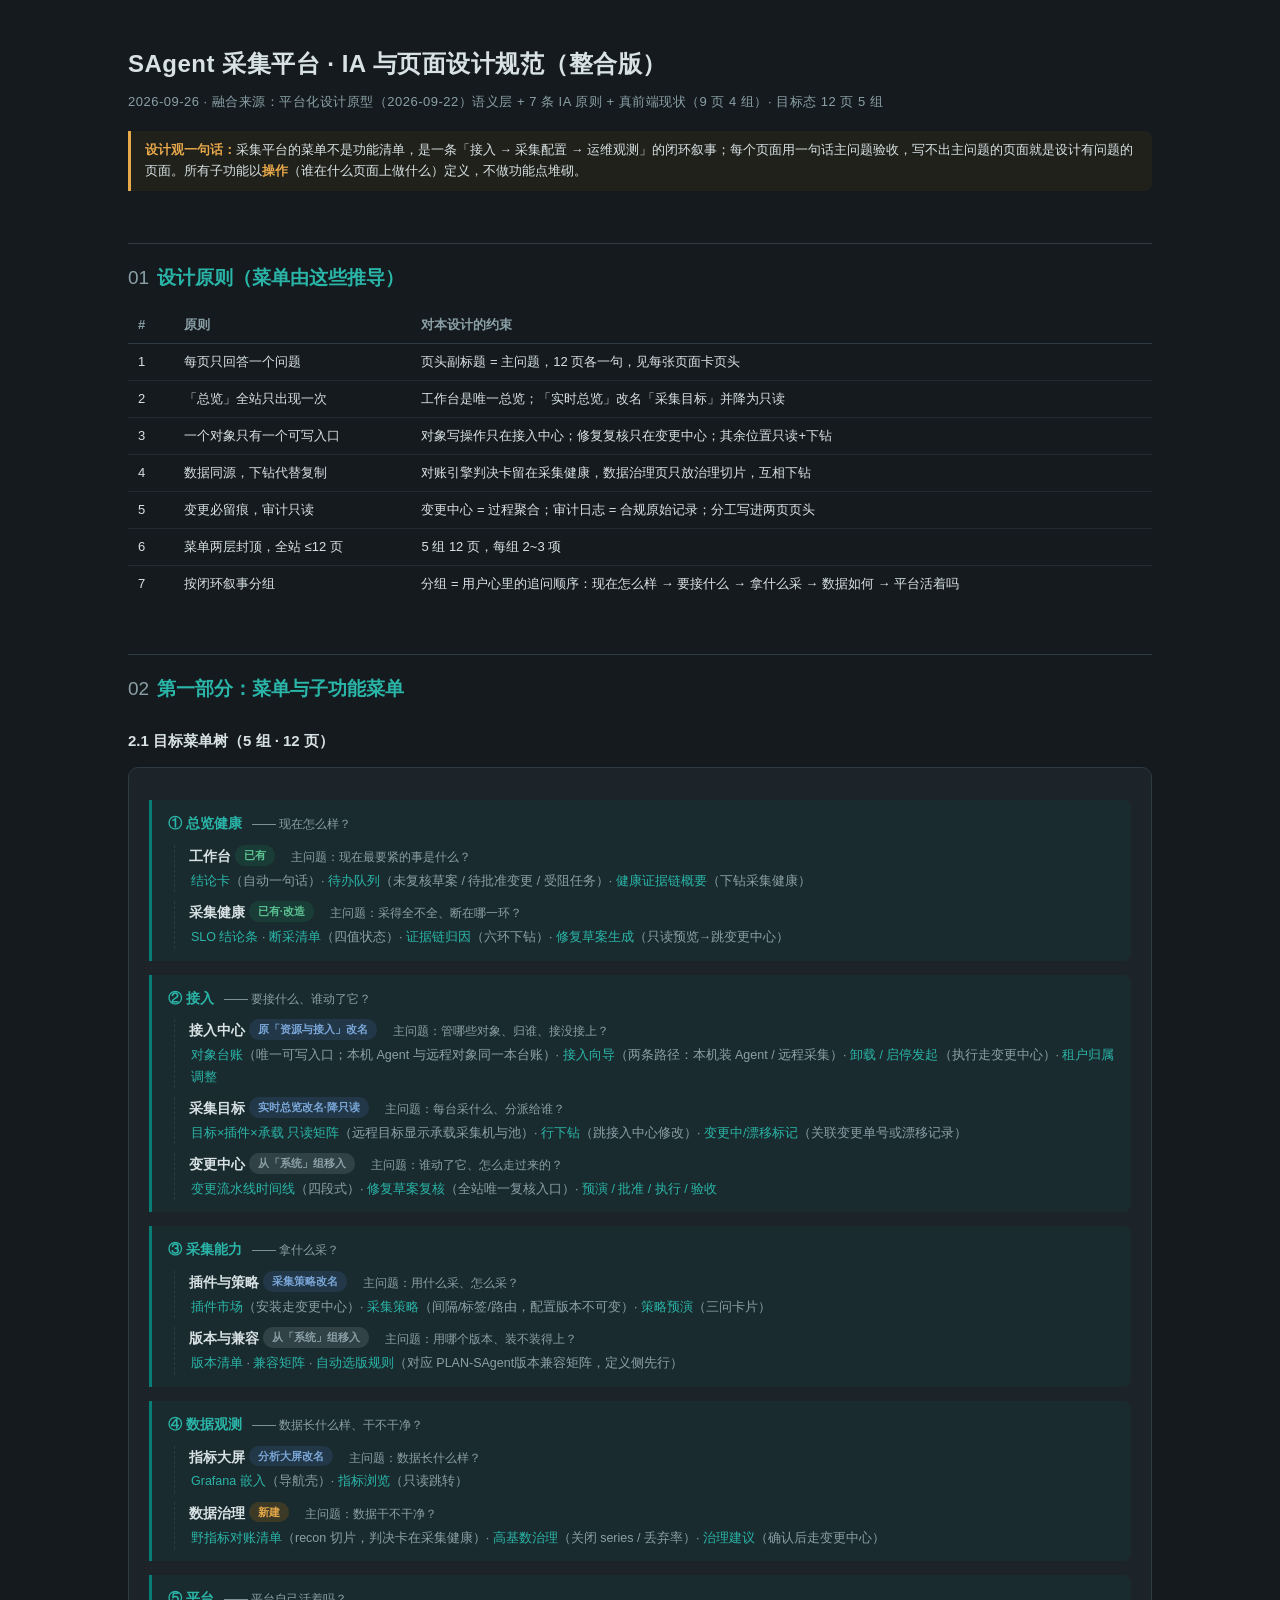
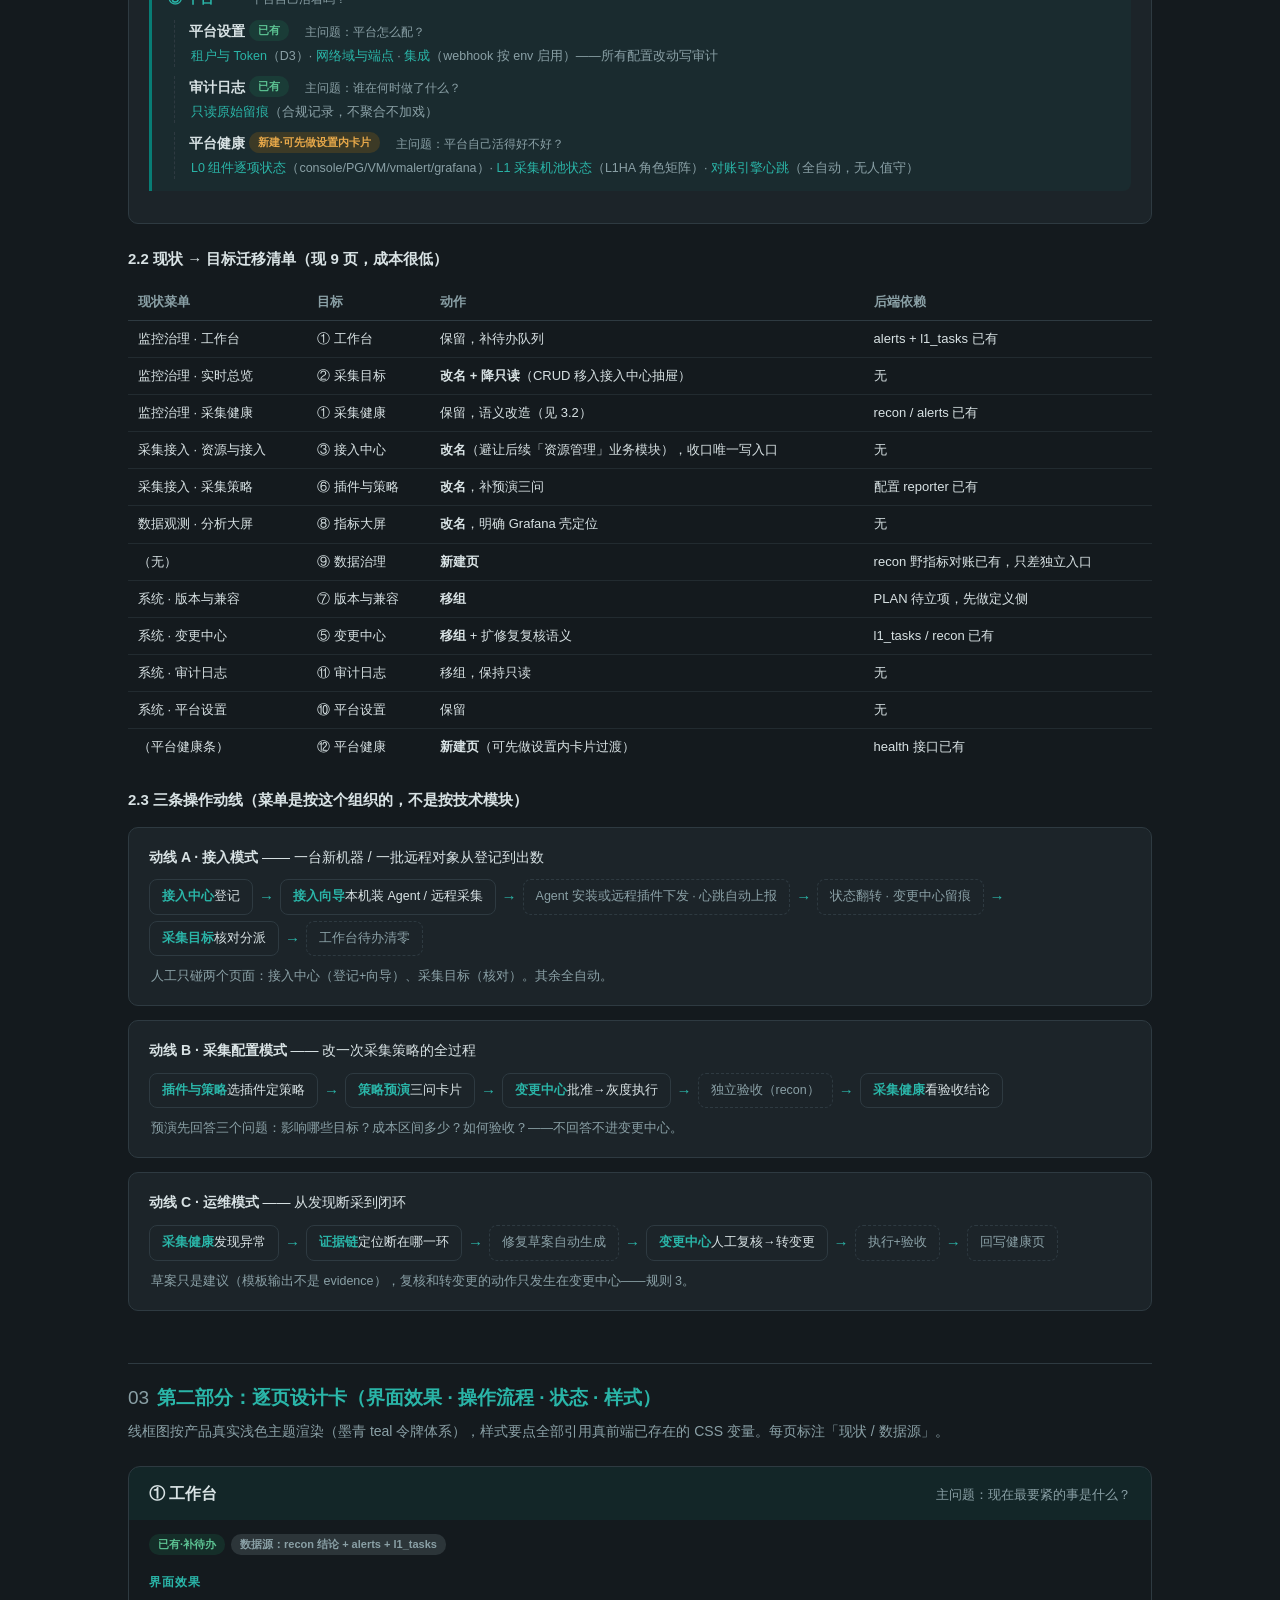
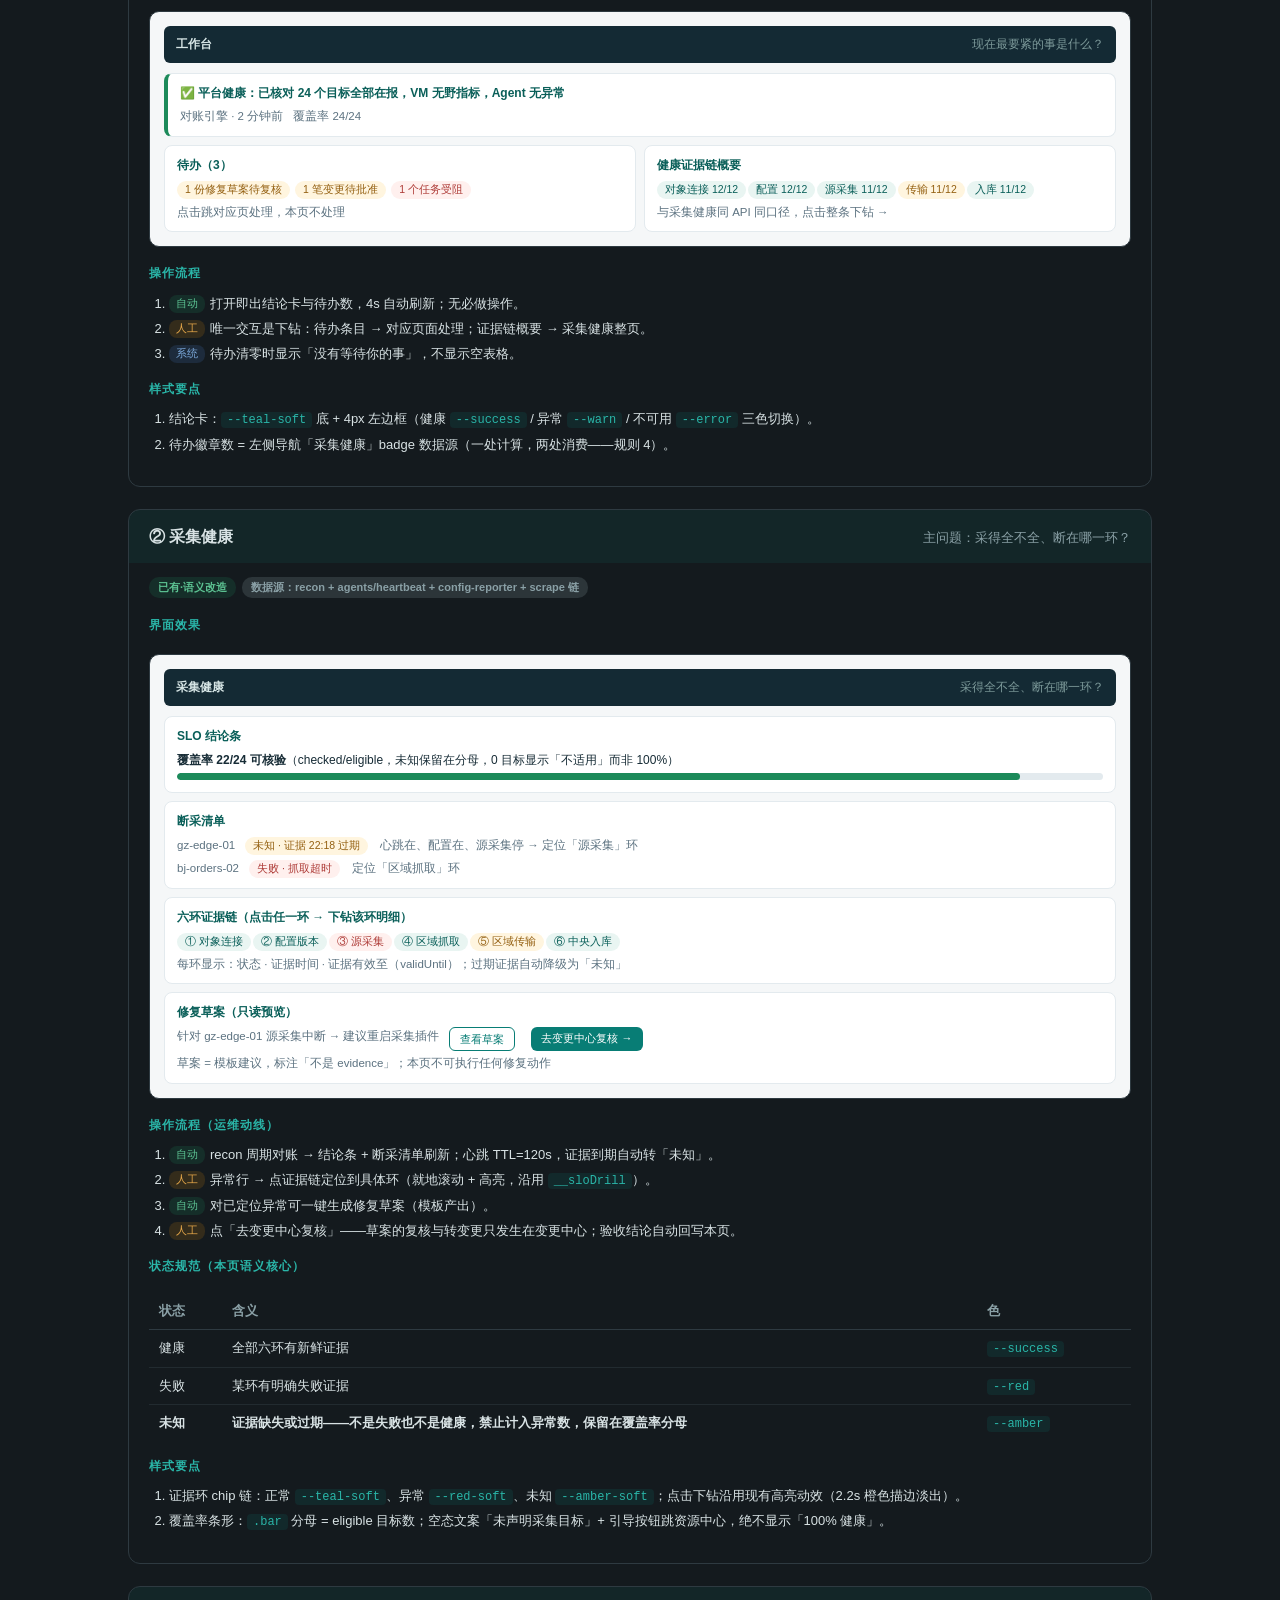
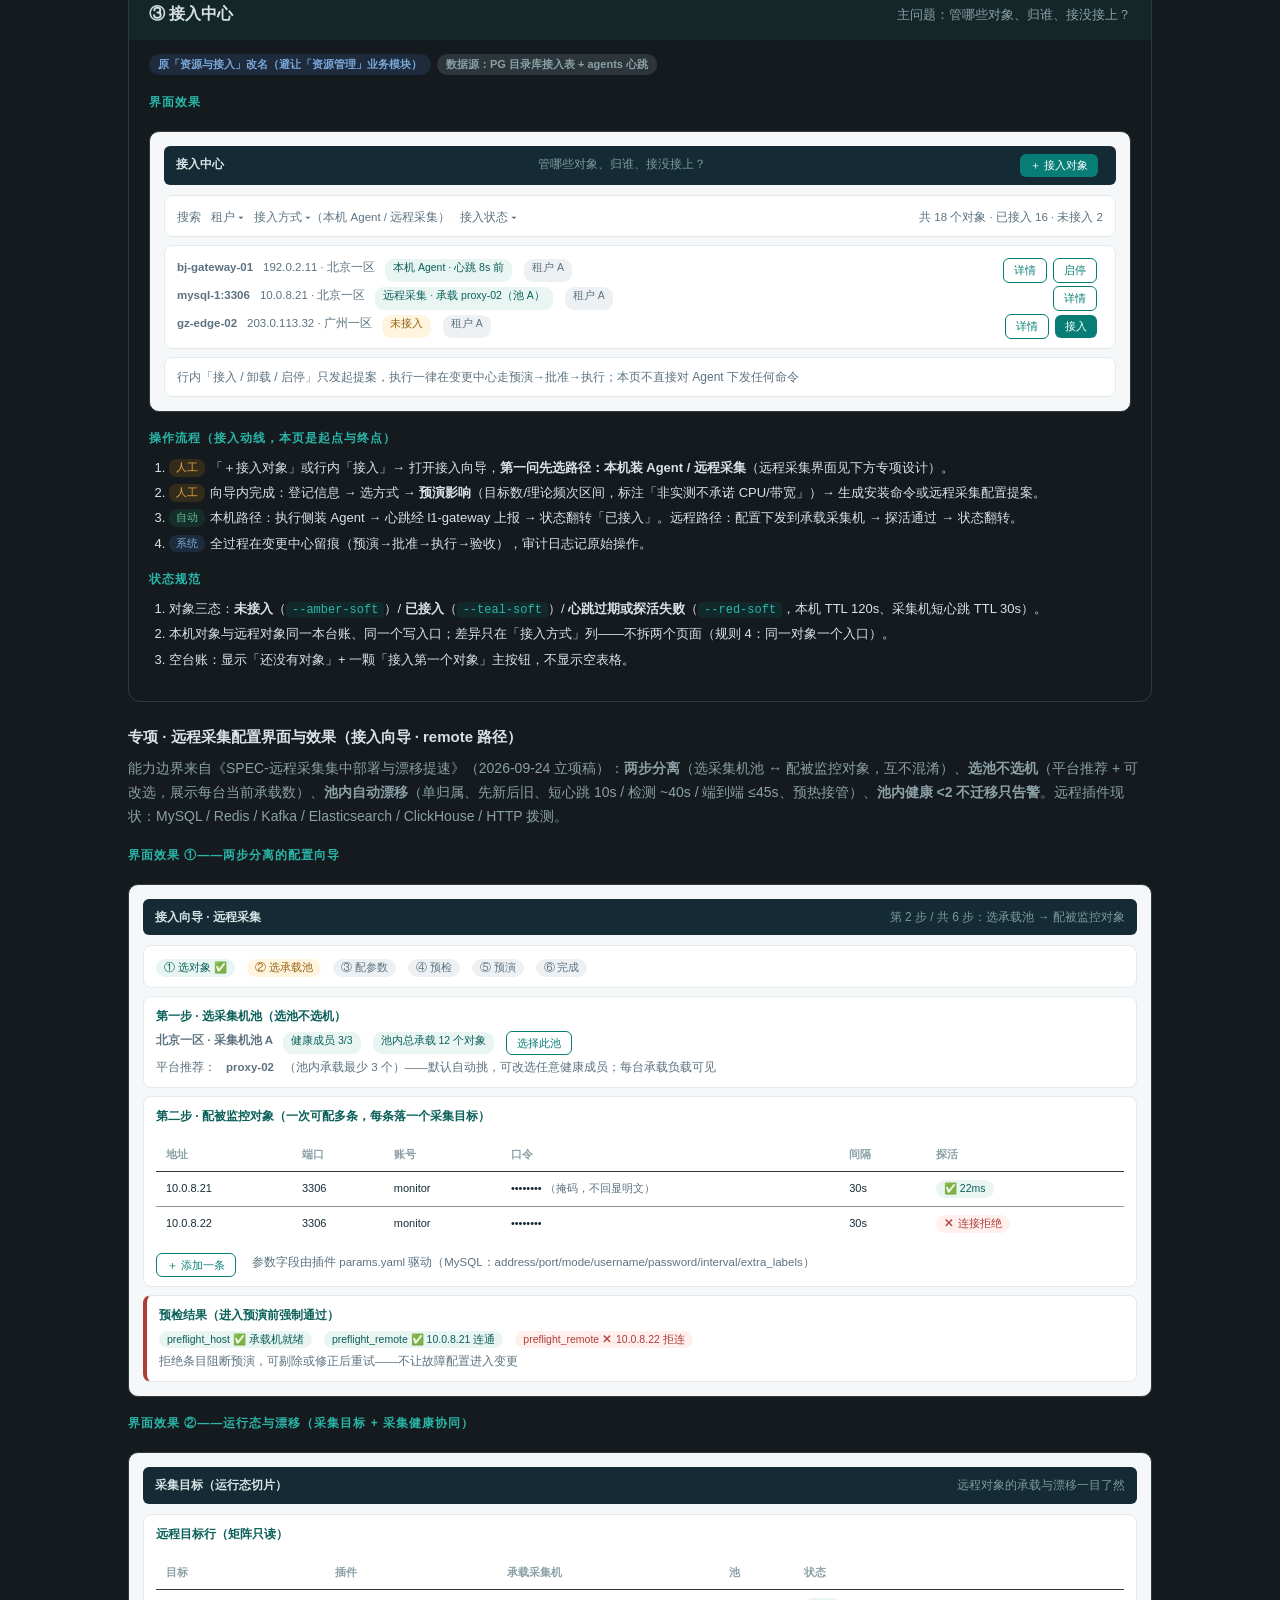
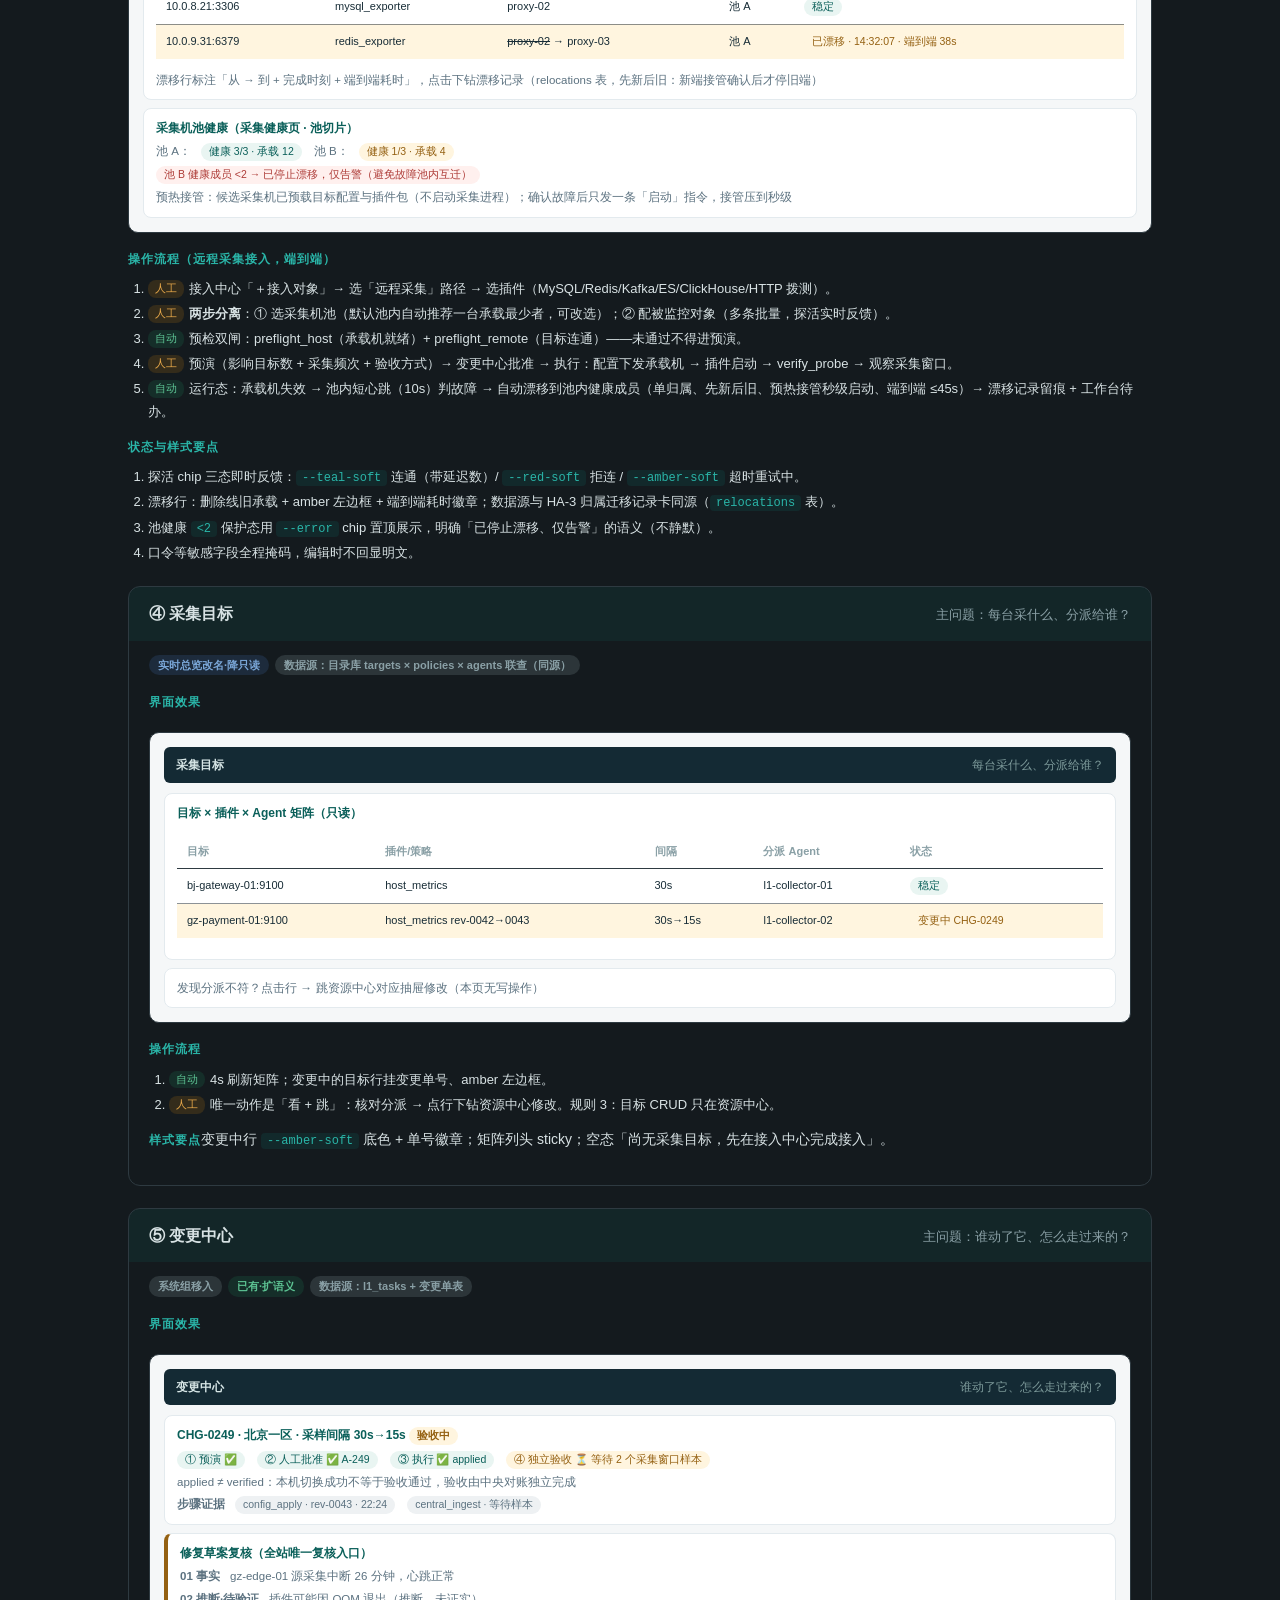
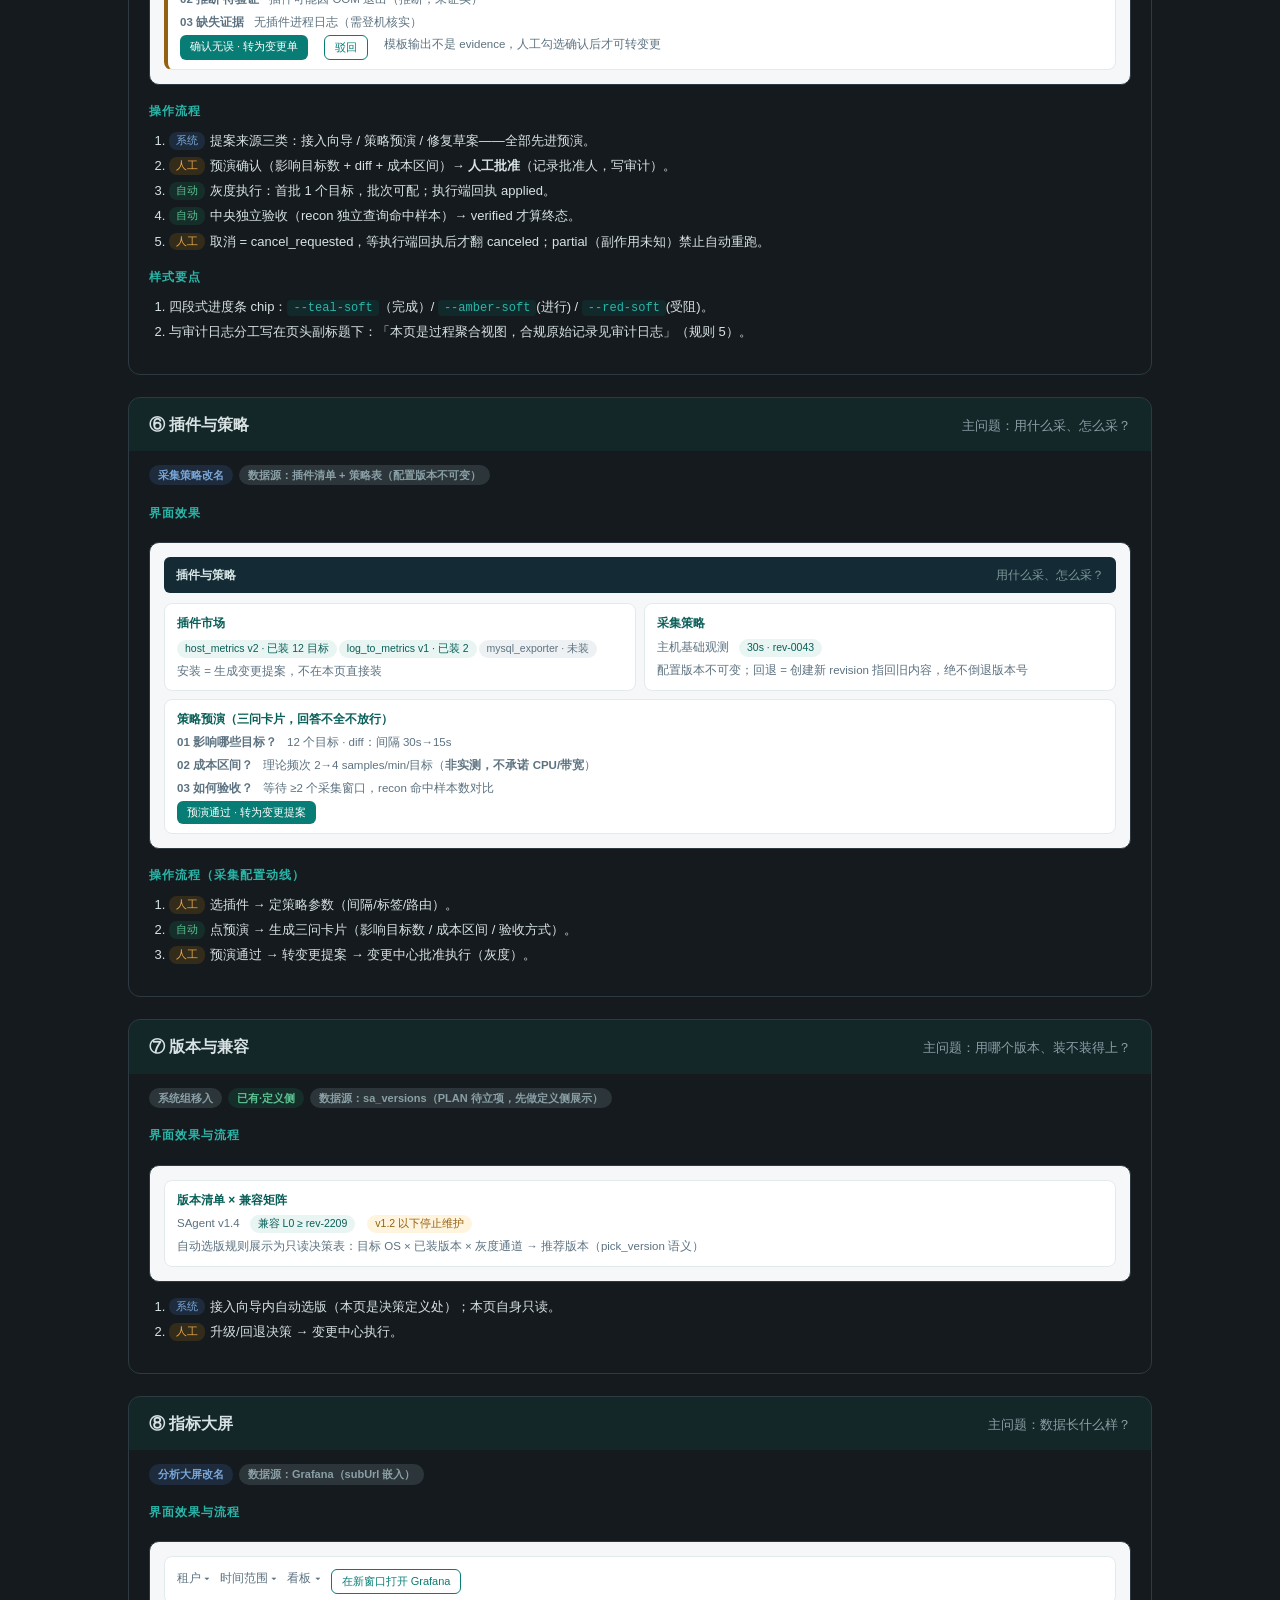
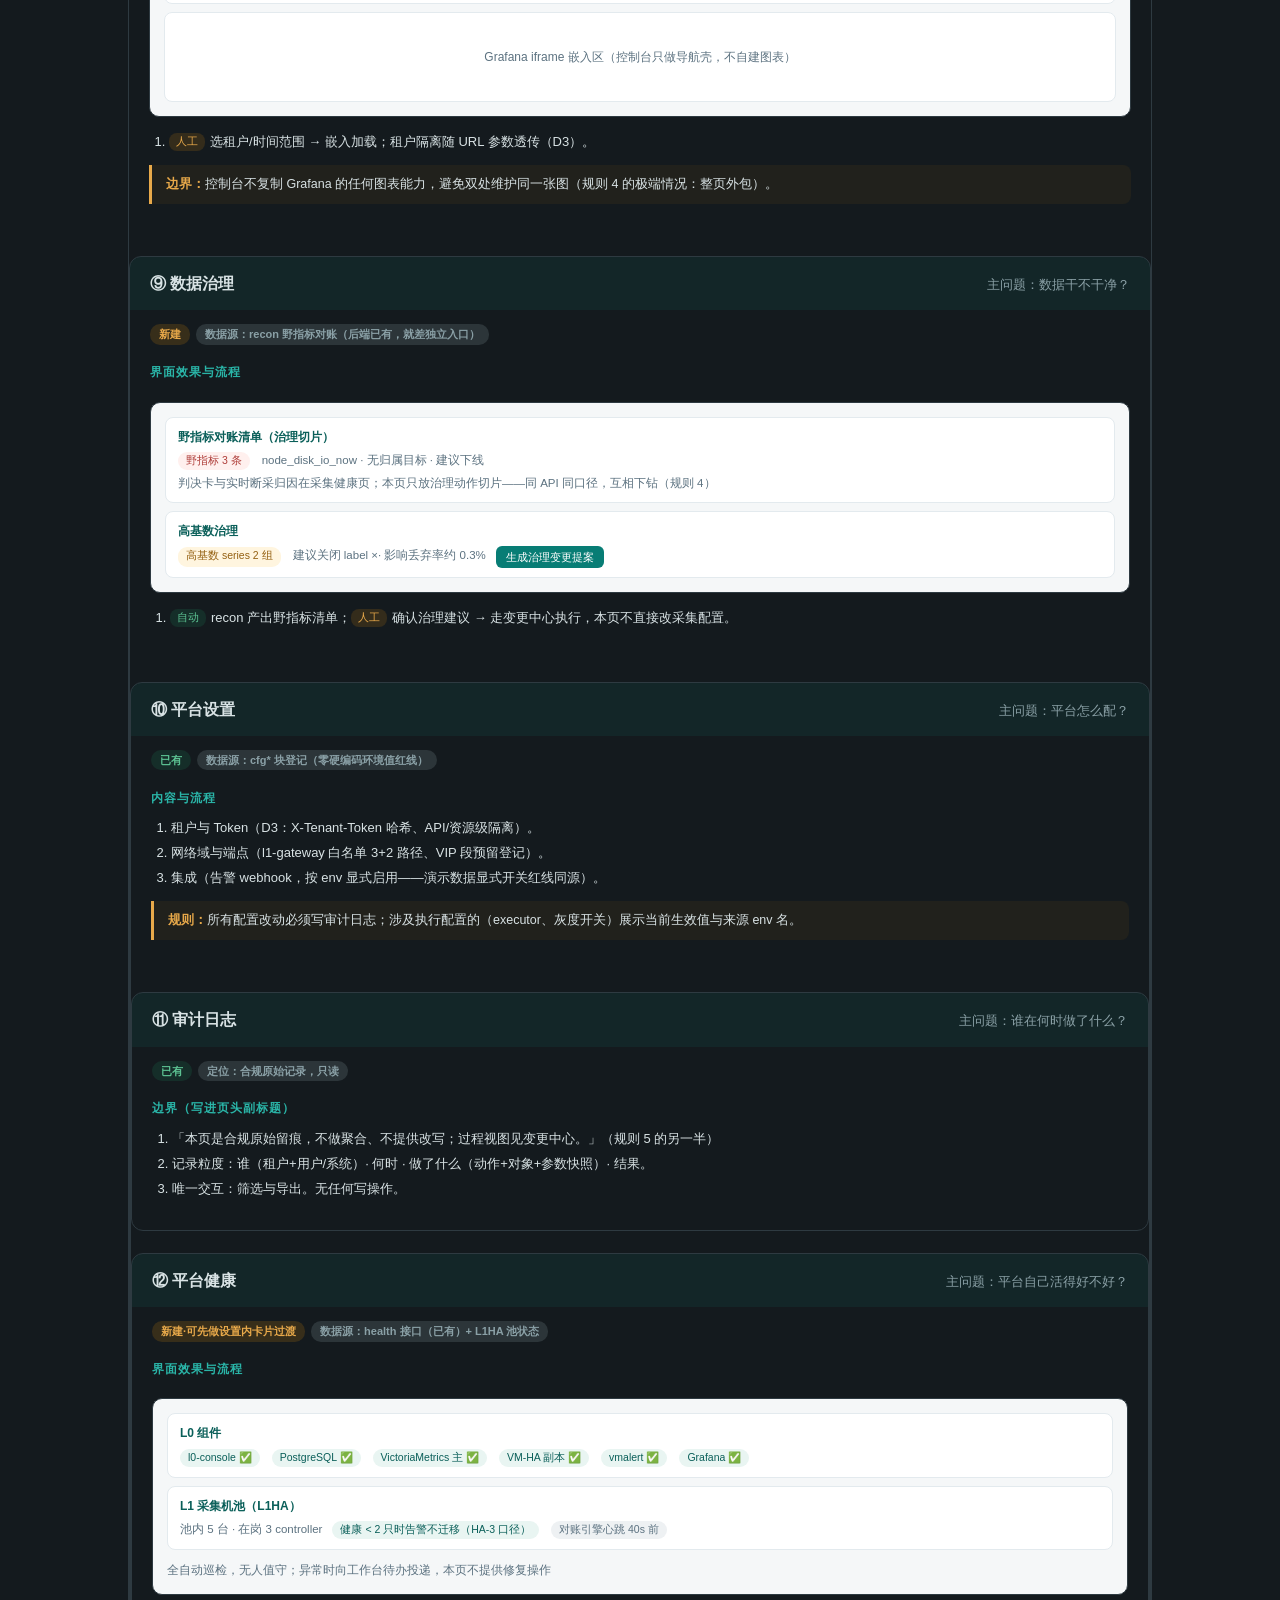
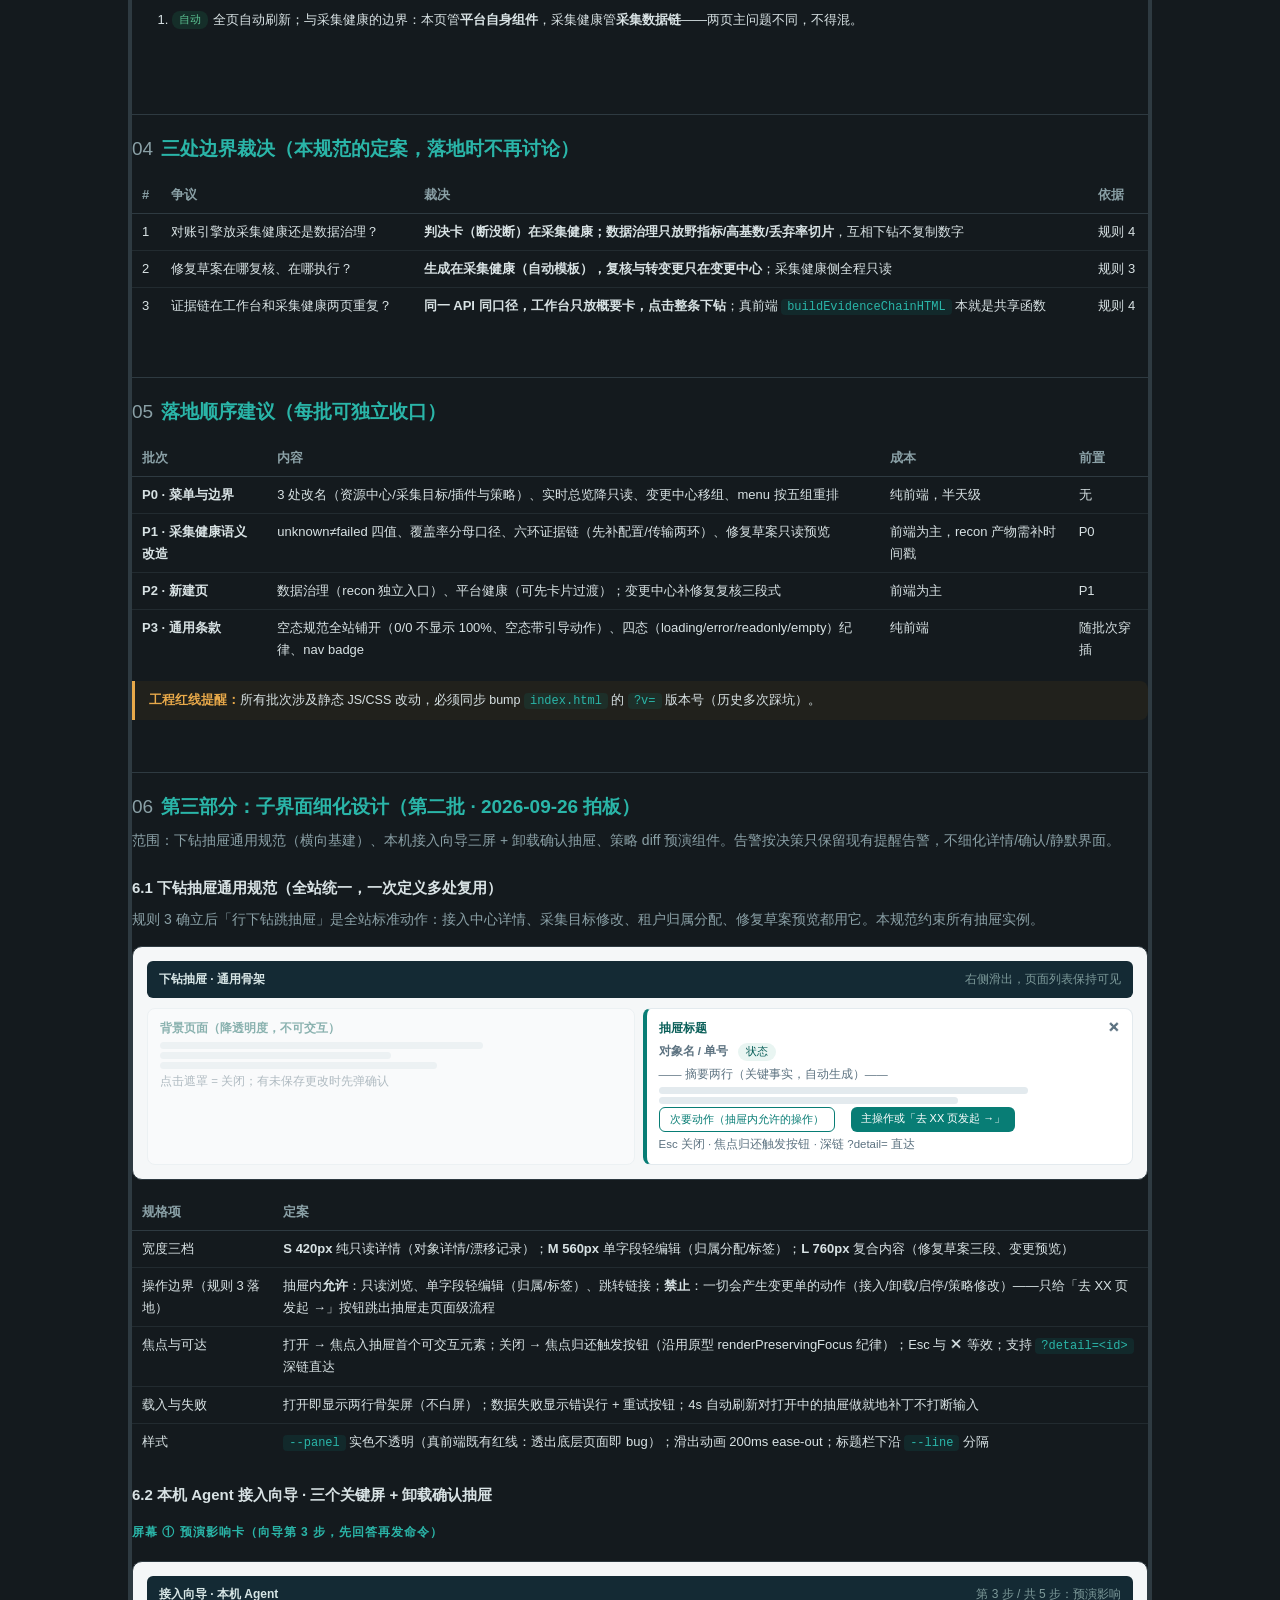
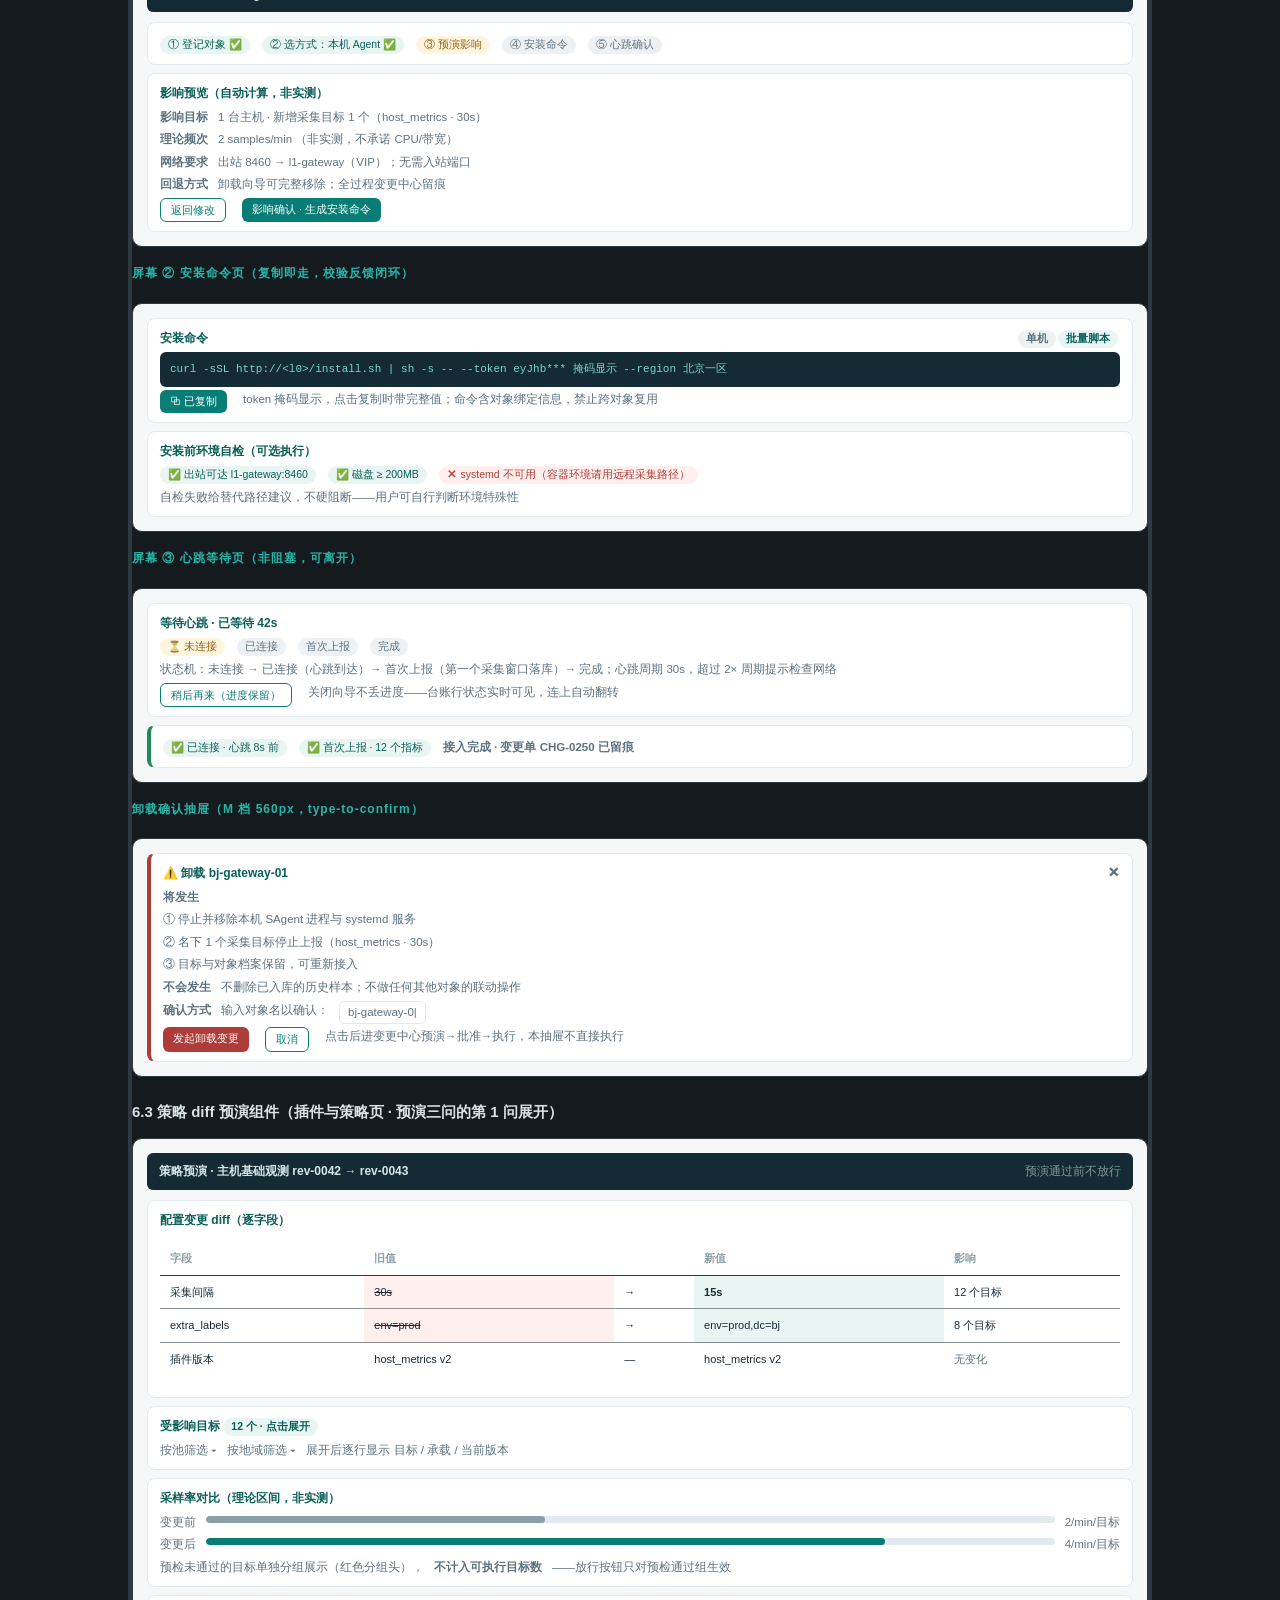
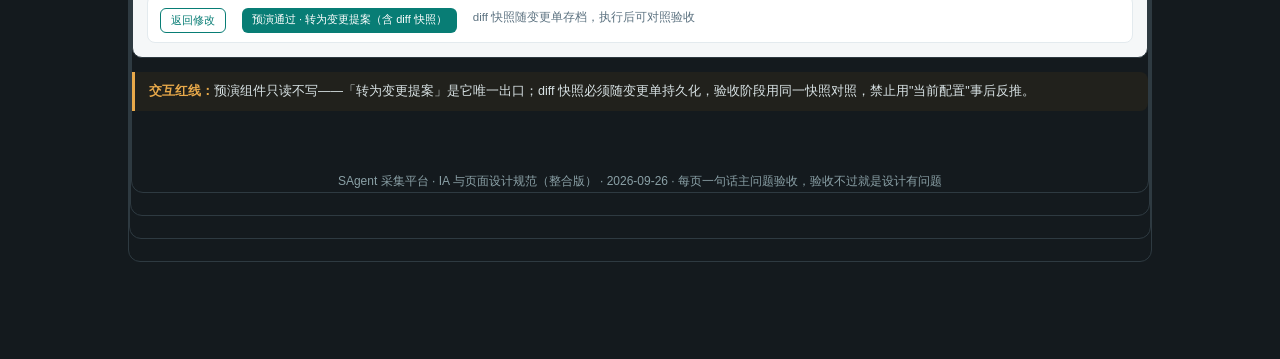
<file: DESIGN-采集平台IA整合设计-菜单与页面规范.html>
<!DOCTYPE html>
<html lang="zh-CN">
<head>
<meta charset="UTF-8">
<meta name="viewport" content="width=device-width, initial-scale=1.0">
<title>SAgent 采集平台 · IA 与页面设计规范（整合版）</title>
<style>
:root{
  --doc-bg:#141a1e; --doc-panel:#1c2429; --doc-line:#2e3a41; --doc-ink:#d8e2e4; --doc-muted:#8aa0a6;
  --teal:#087d75; --teal-bright:#2ab5a8; --teal-soft:#e9f5f2;
  --amber:#946011; --amber-bright:#e8a94a; --red:#ae3c38; --red-bright:#e07b76;
  --blue:#345e95; --blue-bright:#7aa7d8; --green:#1c8a5a; --green-bright:#5cc292;
}
*{box-sizing:border-box;margin:0;padding:0}
body{background:var(--doc-bg);color:var(--doc-ink);font-family:-apple-system,BlinkMacMacFont,"Segoe UI","PingFang SC",sans-serif;font-size:14px;line-height:1.7;padding:0 0 80px}
.wrap{max-width:1080px;margin:0 auto;padding:0 28px}
h1{font-size:24px;padding:44px 0 6px;letter-spacing:.5px}
h1 small{display:block;font-size:13px;color:var(--doc-muted);font-weight:400;margin-top:6px}
h2{font-size:19px;margin:52px 0 6px;padding-top:18px;border-top:1px solid var(--doc-line);color:var(--teal-bright)}
h2 .no{color:var(--doc-muted);font-weight:400;margin-right:8px}
h3{font-size:15px;margin:22px 0 8px;color:var(--doc-ink)}
p.lead{color:var(--doc-muted);margin-bottom:14px}
.card{background:var(--doc-panel);border:1px solid var(--doc-line);border-radius:10px;padding:18px 20px;margin:14px 0}
.tag{display:inline-block;padding:1px 9px;border-radius:10px;font-size:11px;font-weight:600;margin-right:6px;vertical-align:2px}
.tag.existing{background:rgba(28,138,90,.18);color:var(--green-bright)}
.tag.rename{background:rgba(58,94,149,.25);color:var(--blue-bright)}
.tag.new{background:rgba(148,96,17,.28);color:var(--amber-bright)}
.tag.move{background:rgba(138,160,166,.2);color:var(--doc-muted)}
table{width:100%;border-collapse:collapse;margin:12px 0;font-size:13px}
th{color:var(--doc-muted);text-align:left;font-weight:600;padding:7px 10px;border-bottom:1px solid var(--doc-line);white-space:nowrap}
td{padding:7px 10px;border-bottom:1px solid rgba(46,58,65,.55);vertical-align:top}
tr:last-child td{border-bottom:none}
code{background:rgba(8,125,117,.15);color:var(--teal-bright);padding:1px 6px;border-radius:4px;font-size:12px;font-family:"SF Mono",Menlo,monospace}

/* 菜单树 */
.menu-tree{font-size:13.5px}
.menu-group{margin:14px 0;padding:12px 16px;background:rgba(8,125,117,.08);border-left:3px solid var(--teal);border-radius:0 8px 8px 0}
.menu-group b{color:var(--teal-bright);font-size:14px}
.menu-group .q{color:var(--doc-muted);font-size:12px;margin-left:10px}
.menu-item{margin:9px 0 0 6px;padding-left:14px;border-left:1px dashed var(--doc-line)}
.menu-item .name{font-weight:600}
.menu-item .sub{display:block;color:var(--doc-muted);font-size:12.5px;margin-top:2px;padding-left:2px}
.menu-item .sub i{font-style:normal;color:var(--teal-bright)}

/* 动线 */
.flow{display:flex;flex-wrap:wrap;align-items:center;gap:6px;margin:10px 0}
.flow .node{background:var(--doc-panel);border:1px solid var(--doc-line);border-radius:8px;padding:6px 12px;font-size:12.5px;white-space:nowrap}
.flow .node b{color:var(--teal-bright)}
.flow .node.auto{border-style:dashed;color:var(--doc-muted)}
.flow .arrow{color:var(--teal-bright);font-size:15px}
.flow-note{color:var(--doc-muted);font-size:12.5px;margin:4px 0 0 2px}

/* 线框（产品浅色主题预览） */
.wf{background:#f5f7f8;border-radius:10px;padding:14px;margin:14px 0;border:1px solid var(--doc-line)}
.wf-head{background:#142a34;color:#d7e6e6;border-radius:6px;padding:8px 12px;font-size:12px;display:flex;justify-content:space-between;margin-bottom:10px}
.wf-head .t{font-weight:700}
.wf-head .s{color:#7d9a9a}
.wf-body{display:grid;gap:8px}
.wf .box{background:#fff;border:1px solid #e3eaee;border-radius:8px;padding:9px 12px;font-size:12px;color:#172c36}
.wf .box .bh{font-weight:700;font-size:12px;margin-bottom:4px;color:#0a5f59}
.wf .row{display:flex;gap:8px}
.wf .col{flex:1}
.wf .muted{color:#5c7280}
.wf .chip{display:inline-block;background:#e9f5f2;color:#0a5f59;border-radius:9px;padding:0 8px;font-size:10.5px;margin:1px 2px 1px 0}
.wf .chip.warn{background:#fff5df;color:#946011}
.wf .chip.err{background:#fff0ee;color:#ae3c38}
.wf .chip.gray{background:#eef1f3;color:#5c7280}
.wf .bar{height:7px;border-radius:4px;background:#e3eaee;margin:3px 0;overflow:hidden}
.wf .bar i{display:block;height:100%;border-radius:4px}
.wf .kv{display:flex;gap:10px;font-size:11.5px;color:#5c7280;margin-top:3px;flex-wrap:wrap}
.wf .btn{display:inline-block;background:#087d75;color:#fff;border-radius:6px;padding:2px 10px;font-size:11px;margin-right:6px}
.wf .btn.o{background:#fff;color:#087d75;border:1px solid #087d75}

/* 页面卡 */
.page-card{border:1px solid var(--doc-line);border-radius:12px;margin:22px 0;overflow:hidden}
.pc-hd{background:rgba(8,125,117,.12);padding:13px 20px;display:flex;justify-content:space-between;align-items:baseline;flex-wrap:wrap;gap:6px}
.pc-hd .name{font-size:16px;font-weight:700}
.pc-hd .question{color:var(--doc-muted);font-size:13px}
.pc-bd{padding:14px 20px 18px}
.pc-sec{margin:12px 0}
.pc-sec b.lab{display:inline-block;font-size:12px;color:var(--teal-bright);letter-spacing:1px;margin-bottom:5px}
.pc-sec ol{margin:4px 0 0 20px}
.pc-sec ol li{margin:3px 0;font-size:13px}
.pc-sec ol li .who{display:inline-block;font-size:10.5px;border-radius:8px;padding:0 7px;margin-right:5px;vertical-align:1px}
.who.human{background:rgba(148,96,17,.25);color:var(--amber-bright)}
.who.auto{background:rgba(28,138,90,.18);color:var(--green-bright)}
.who.sys{background:rgba(58,94,149,.25);color:var(--blue-bright)}
.note{background:rgba(148,96,17,.1);border-left:3px solid var(--amber-bright);padding:9px 14px;border-radius:0 8px 8px 0;font-size:12.5px;color:var(--doc-ink);margin:12px 0}
.note b{color:var(--amber-bright)}
.two-col{display:grid;grid-template-columns:1fr 1fr;gap:14px}
@media(max-width:860px){.two-col{grid-template-columns:1fr}}
.footer{color:var(--doc-muted);font-size:12px;text-align:center;margin-top:60px}
</style>
</head>
<body>
<div class="wrap">

<h1>SAgent 采集平台 · IA 与页面设计规范（整合版）<small>2026-09-26 · 融合来源：平台化设计原型（2026-09-22）语义层 + 7 条 IA 原则 + 真前端现状（9 页 4 组）· 目标态 12 页 5 组</small></h1>

<div class="note"><b>设计观一句话：</b>采集平台的菜单不是功能清单，是一条「接入 → 采集配置 → 运维观测」的闭环叙事；每个页面用一句话主问题验收，写不出主问题的页面就是设计有问题的页面。所有子功能以<b>操作</b>（谁在什么页面上做什么）定义，不做功能点堆砌。</div>

<!-- ============ PART 1 原则 ============ -->
<h2><span class="no">01</span>设计原则（菜单由这些推导）</h2>
<table>
<tr><th style="width:46px">#</th><th>原则</th><th>对本设计的约束</th></tr>
<tr><td>1</td><td>每页只回答一个问题</td><td>页头副标题 = 主问题，12 页各一句，见每张页面卡页头</td></tr>
<tr><td>2</td><td>「总览」全站只出现一次</td><td>工作台是唯一总览；「实时总览」改名「采集目标」并降为只读</td></tr>
<tr><td>3</td><td>一个对象只有一个可写入口</td><td>对象写操作只在接入中心；修复复核只在变更中心；其余位置只读+下钻</td></tr>
<tr><td>4</td><td>数据同源，下钻代替复制</td><td>对账引擎判决卡留在采集健康，数据治理页只放治理切片，互相下钻</td></tr>
<tr><td>5</td><td>变更必留痕，审计只读</td><td>变更中心 = 过程聚合；审计日志 = 合规原始记录；分工写进两页页头</td></tr>
<tr><td>6</td><td>菜单两层封顶，全站 ≤12 页</td><td>5 组 12 页，每组 2~3 项</td></tr>
<tr><td>7</td><td>按闭环叙事分组</td><td>分组 = 用户心里的追问顺序：现在怎么样 → 要接什么 → 拿什么采 → 数据如何 → 平台活着吗</td></tr>
</table>

<!-- ============ PART 2 菜单 ============ -->
<h2><span class="no">02</span>第一部分：菜单与子功能菜单</h2>

<h3>2.1 目标菜单树（5 组 · 12 页）</h3>
<div class="card menu-tree">

<div class="menu-group"><b>① 总览健康</b><span class="q">—— 现在怎么样？</span>
  <div class="menu-item"><span class="name">工作台</span> <span class="tag existing">已有</span><span class="q">主问题：现在最要紧的事是什么？</span>
    <span class="sub"><i>结论卡</i>（自动一句话）· <i>待办队列</i>（未复核草案 / 待批准变更 / 受阻任务）· <i>健康证据链概要</i>（下钻采集健康）</span></div>
  <div class="menu-item"><span class="name">采集健康</span> <span class="tag existing">已有·改造</span><span class="q">主问题：采得全不全、断在哪一环？</span>
    <span class="sub"><i>SLO 结论条</i> · <i>断采清单</i>（四值状态）· <i>证据链归因</i>（六环下钻）· <i>修复草案生成</i>（只读预览→跳变更中心）</span></div>
</div>

<div class="menu-group"><b>② 接入</b><span class="q">—— 要接什么、谁动了它？</span>
  <div class="menu-item"><span class="name">接入中心</span> <span class="tag rename">原「资源与接入」改名</span><span class="q">主问题：管哪些对象、归谁、接没接上？</span>
    <span class="sub"><i>对象台账</i>（唯一可写入口；本机 Agent 与远程对象同一本台账）· <i>接入向导</i>（两条路径：本机装 Agent / 远程采集）· <i>卸载 / 启停发起</i>（执行走变更中心）· <i>租户归属调整</i></span></div>
  <div class="menu-item"><span class="name">采集目标</span> <span class="tag rename">实时总览改名·降只读</span><span class="q">主问题：每台采什么、分派给谁？</span>
    <span class="sub"><i>目标×插件×承载 只读矩阵</i>（远程目标显示承载采集机与池）· <i>行下钻</i>（跳接入中心修改）· <i>变更中/漂移标记</i>（关联变更单号或漂移记录）</span></div>
  <div class="menu-item"><span class="name">变更中心</span> <span class="tag move">从「系统」组移入</span><span class="q">主问题：谁动了它、怎么走过来的？</span>
    <span class="sub"><i>变更流水线时间线</i>（四段式）· <i>修复草案复核</i>（全站唯一复核入口）· <i>预演 / 批准 / 执行 / 验收</i></span></div>
</div>

<div class="menu-group"><b>③ 采集能力</b><span class="q">—— 拿什么采？</span>
  <div class="menu-item"><span class="name">插件与策略</span> <span class="tag rename">采集策略改名</span><span class="q">主问题：用什么采、怎么采？</span>
    <span class="sub"><i>插件市场</i>（安装走变更中心）· <i>采集策略</i>（间隔/标签/路由，配置版本不可变）· <i>策略预演</i>（三问卡片）</span></div>
  <div class="menu-item"><span class="name">版本与兼容</span> <span class="tag move">从「系统」组移入</span><span class="q">主问题：用哪个版本、装不装得上？</span>
    <span class="sub"><i>版本清单</i> · <i>兼容矩阵</i> · <i>自动选版规则</i>（对应 PLAN-SAgent版本兼容矩阵，定义侧先行）</span></div>
</div>

<div class="menu-group"><b>④ 数据观测</b><span class="q">—— 数据长什么样、干不干净？</span>
  <div class="menu-item"><span class="name">指标大屏</span> <span class="tag rename">分析大屏改名</span><span class="q">主问题：数据长什么样？</span>
    <span class="sub"><i>Grafana 嵌入</i>（导航壳）· <i>指标浏览</i>（只读跳转）</span></div>
  <div class="menu-item"><span class="name">数据治理</span> <span class="tag new">新建</span><span class="q">主问题：数据干不干净？</span>
    <span class="sub"><i>野指标对账清单</i>（recon 切片，判决卡在采集健康）· <i>高基数治理</i>（关闭 series / 丢弃率）· <i>治理建议</i>（确认后走变更中心）</span></div>
</div>

<div class="menu-group"><b>⑤ 平台</b><span class="q">—— 平台自己活着吗？</span>
  <div class="menu-item"><span class="name">平台设置</span> <span class="tag existing">已有</span><span class="q">主问题：平台怎么配？</span>
    <span class="sub"><i>租户与 Token</i>（D3）· <i>网络域与端点</i> · <i>集成</i>（webhook 按 env 启用）——所有配置改动写审计</span></div>
  <div class="menu-item"><span class="name">审计日志</span> <span class="tag existing">已有</span><span class="q">主问题：谁在何时做了什么？</span>
    <span class="sub"><i>只读原始留痕</i>（合规记录，不聚合不加戏）</span></div>
  <div class="menu-item"><span class="name">平台健康</span> <span class="tag new">新建·可先做设置内卡片</span><span class="q">主问题：平台自己活得好不好？</span>
    <span class="sub"><i>L0 组件逐项状态</i>（console/PG/VM/vmalert/grafana）· <i>L1 采集机池状态</i>（L1HA 角色矩阵）· <i>对账引擎心跳</i>（全自动，无人值守）</span></div>
</div>
</div>

<h3>2.2 现状 → 目标迁移清单（现 9 页，成本很低）</h3>
<table>
<tr><th>现状菜单</th><th>目标</th><th>动作</th><th>后端依赖</th></tr>
<tr><td>监控治理 · 工作台</td><td>① 工作台</td><td>保留，补待办队列</td><td>alerts + l1_tasks 已有</td></tr>
<tr><td>监控治理 · 实时总览</td><td>② 采集目标</td><td><b>改名 + 降只读</b>（CRUD 移入接入中心抽屉）</td><td>无</td></tr>
<tr><td>监控治理 · 采集健康</td><td>① 采集健康</td><td>保留，语义改造（见 3.2）</td><td>recon / alerts 已有</td></tr>
<tr><td>采集接入 · 资源与接入</td><td>③ 接入中心</td><td><b>改名</b>（避让后续「资源管理」业务模块），收口唯一写入口</td><td>无</td></tr>
<tr><td>采集接入 · 采集策略</td><td>⑥ 插件与策略</td><td><b>改名</b>，补预演三问</td><td>配置 reporter 已有</td></tr>
<tr><td>数据观测 · 分析大屏</td><td>⑧ 指标大屏</td><td><b>改名</b>，明确 Grafana 壳定位</td><td>无</td></tr>
<tr><td>（无）</td><td>⑨ 数据治理</td><td><b>新建页</b></td><td>recon 野指标对账已有，只差独立入口</td></tr>
<tr><td>系统 · 版本与兼容</td><td>⑦ 版本与兼容</td><td><b>移组</b></td><td>PLAN 待立项，先做定义侧</td></tr>
<tr><td>系统 · 变更中心</td><td>⑤ 变更中心</td><td><b>移组</b> + 扩修复复核语义</td><td>l1_tasks / recon 已有</td></tr>
<tr><td>系统 · 审计日志</td><td>⑪ 审计日志</td><td>移组，保持只读</td><td>无</td></tr>
<tr><td>系统 · 平台设置</td><td>⑩ 平台设置</td><td>保留</td><td>无</td></tr>
<tr><td>（平台健康条）</td><td>⑫ 平台健康</td><td><b>新建页</b>（可先做设置内卡片过渡）</td><td>health 接口已有</td></tr>
</table>

<h3>2.3 三条操作动线（菜单是按这个组织的，不是按技术模块）</h3>

<div class="card">
<b>动线 A · 接入模式</b> —— 一台新机器 / 一批远程对象从登记到出数
<div class="flow">
<span class="node"><b>接入中心</b>登记</span><span class="arrow">→</span>
<span class="node"><b>接入向导</b>本机装 Agent / 远程采集</span><span class="arrow">→</span>
<span class="node auto">Agent 安装或远程插件下发 · 心跳自动上报</span><span class="arrow">→</span>
<span class="node auto">状态翻转 · 变更中心留痕</span><span class="arrow">→</span>
<span class="node"><b>采集目标</b>核对分派</span><span class="arrow">→</span>
<span class="node auto">工作台待办清零</span>
</div>
<div class="flow-note">人工只碰两个页面：接入中心（登记+向导）、采集目标（核对）。其余全自动。</div>
</div>

<div class="card">
<b>动线 B · 采集配置模式</b> —— 改一次采集策略的全过程
<div class="flow">
<span class="node"><b>插件与策略</b>选插件定策略</span><span class="arrow">→</span>
<span class="node"><b>策略预演</b>三问卡片</span><span class="arrow">→</span>
<span class="node"><b>变更中心</b>批准→灰度执行</span><span class="arrow">→</span>
<span class="node auto">独立验收（recon）</span><span class="arrow">→</span>
<span class="node"><b>采集健康</b>看验收结论</span>
</div>
<div class="flow-note">预演先回答三个问题：影响哪些目标？成本区间多少？如何验收？——不回答不进变更中心。</div>
</div>

<div class="card">
<b>动线 C · 运维模式</b> —— 从发现断采到闭环
<div class="flow">
<span class="node"><b>采集健康</b>发现异常</span><span class="arrow">→</span>
<span class="node"><b>证据链</b>定位断在哪一环</span><span class="arrow">→</span>
<span class="node auto">修复草案自动生成</span><span class="arrow">→</span>
<span class="node"><b>变更中心</b>人工复核→转变更</span><span class="arrow">→</span>
<span class="node auto">执行+验收</span><span class="arrow">→</span>
<span class="node auto">回写健康页</span>
</div>
<div class="flow-note">草案只是建议（模板输出不是 evidence），复核和转变更的动作只发生在变更中心——规则 3。</div>
</div>

<!-- ============ PART 3 页面卡 ============ -->
<h2><span class="no">03</span>第二部分：逐页设计卡（界面效果 · 操作流程 · 状态 · 样式）</h2>
<p class="lead">线框图按产品真实浅色主题渲染（墨青 teal 令牌体系），样式要点全部引用真前端已存在的 CSS 变量。每页标注「现状 / 数据源」。</p>

<!-- 1 工作台 -->
<div class="page-card">
<div class="pc-hd"><span class="name">① 工作台</span><span class="question">主问题：现在最要紧的事是什么？</span></div>
<div class="pc-bd">
<span class="tag existing">已有·补待办</span><span class="tag move">数据源：recon 结论 + alerts + l1_tasks</span>
<div class="pc-sec"><b class="lab">界面效果</b>
<div class="wf">
<div class="wf-head"><span class="t">工作台</span><span class="s">现在最要紧的事是什么？</span></div>
<div class="wf-body">
<div class="box" style="border-left:4px solid #1c8a5a"><div class="bh">✅ 平台健康：已核对 24 个目标全部在报，VM 无野指标，Agent 无异常</div><div class="kv"><span>对账引擎 · 2 分钟前</span><span>覆盖率 24/24</span></div></div>
<div class="row">
<div class="box col"><div class="bh">待办（3）</div>
<span class="chip warn">1 份修复草案待复核</span> <span class="chip warn">1 笔变更待批准</span> <span class="chip err">1 个任务受阻</span>
<div class="kv"><span>点击跳对应页处理，本页不处理</span></div></div>
<div class="box col"><div class="bh">健康证据链概要</div>
<span class="chip">对象连接 12/12</span><span class="chip">配置 12/12</span><span class="chip">源采集 11/12</span><span class="chip warn">传输 11/12</span><span class="chip">入库 11/12</span>
<div class="kv"><span class="muted">与采集健康同 API 同口径，点击整条下钻 →</span></div></div>
</div>
</div>
</div></div>
<div class="pc-sec"><b class="lab">操作流程</b>
<ol>
<li><span class="who auto">自动</span>打开即出结论卡与待办数，4s 自动刷新；无必做操作。</li>
<li><span class="who human">人工</span>唯一交互是下钻：待办条目 → 对应页面处理；证据链概要 → 采集健康整页。</li>
<li><span class="who sys">系统</span>待办清零时显示「没有等待你的事」，不显示空表格。</li>
</ol></div>
<div class="pc-sec"><b class="lab">样式要点</b>
<ol>
<li>结论卡：<code>--teal-soft</code> 底 + 4px 左边框（健康 <code>--success</code> / 异常 <code>--warn</code> / 不可用 <code>--error</code> 三色切换）。</li>
<li>待办徽章数 = 左侧导航「采集健康」badge 数据源（一处计算，两处消费——规则 4）。</li>
</ol></div>
</div></div>

<!-- 2 采集健康 -->
<div class="page-card">
<div class="pc-hd"><span class="name">② 采集健康</span><span class="question">主问题：采得全不全、断在哪一环？</span></div>
<div class="pc-bd">
<span class="tag existing">已有·语义改造</span><span class="tag move">数据源：recon + agents/heartbeat + config-reporter + scrape 链</span>
<div class="pc-sec"><b class="lab">界面效果</b>
<div class="wf">
<div class="wf-head"><span class="t">采集健康</span><span class="s">采得全不全、断在哪一环？</span></div>
<div class="wf-body">
<div class="box"><div class="bh">SLO 结论条</div>
<b>覆盖率 22/24 可核验</b>（checked/eligible，未知保留在分母，0 目标显示「不适用」而非 100%）
<div class="bar"><i style="width:91%;background:#1c8a5a"></i></div></div>
<div class="box"><div class="bh">断采清单</div>
<div class="kv"><span>gz-edge-01</span><span class="chip warn">未知 · 证据 22:18 过期</span><span class="muted">心跳在、配置在、源采集停 → 定位「源采集」环</span></div>
<div class="kv"><span>bj-orders-02</span><span class="chip err">失败 · 抓取超时</span><span class="muted">定位「区域抓取」环</span></div></div>
<div class="box"><div class="bh">六环证据链（点击任一环 → 下钻该环明细）</div>
<span class="chip">① 对象连接</span><span class="chip">② 配置版本</span><span class="chip err">③ 源采集</span><span class="chip">④ 区域抓取</span><span class="chip warn">⑤ 区域传输</span><span class="chip">⑥ 中央入库</span>
<div class="kv"><span class="muted">每环显示：状态 · 证据时间 · 证据有效至（validUntil）；过期证据自动降级为「未知」</span></div></div>
<div class="box"><div class="bh">修复草案（只读预览）</div>
<div class="kv"><span>针对 gz-edge-01 源采集中断 → 建议重启采集插件</span><span class="btn o">查看草案</span><span class="btn">去变更中心复核 →</span></div>
<div class="kv muted">草案 = 模板建议，标注「不是 evidence」；本页不可执行任何修复动作</div></div>
</div>
</div></div>
<div class="pc-sec"><b class="lab">操作流程（运维动线）</b>
<ol>
<li><span class="who auto">自动</span>recon 周期对账 → 结论条 + 断采清单刷新；心跳 TTL=120s，证据到期自动转「未知」。</li>
<li><span class="who human">人工</span>异常行 → 点证据链定位到具体环（就地滚动 + 高亮，沿用 <code>__sloDrill</code>）。</li>
<li><span class="who auto">自动</span>对已定位异常可一键生成修复草案（模板产出）。</li>
<li><span class="who human">人工</span>点「去变更中心复核」——草案的复核与转变更只发生在变更中心；验收结论自动回写本页。</li>
</ol></div>
<div class="pc-sec"><b class="lab">状态规范（本页语义核心）</b>
<table>
<tr><th>状态</th><th>含义</th><th>色</th></tr>
<tr><td>健康</td><td>全部六环有新鲜证据</td><td><code>--success</code></td></tr>
<tr><td>失败</td><td>某环有明确失败证据</td><td><code>--red</code></td></tr>
<tr><td><b>未知</b></td><td><b>证据缺失或过期——不是失败也不是健康，禁止计入异常数，保留在覆盖率分母</b></td><td><code>--amber</code></td></tr>
</table></div>
<div class="pc-sec"><b class="lab">样式要点</b>
<ol>
<li>证据环 chip 链：正常 <code>--teal-soft</code>、异常 <code>--red-soft</code>、未知 <code>--amber-soft</code>；点击下钻沿用现有高亮动效（2.2s 橙色描边淡出）。</li>
<li>覆盖率条形：<code>.bar</code> 分母 = eligible 目标数；空态文案「未声明采集目标」+ 引导按钮跳资源中心，绝不显示「100% 健康」。</li>
</ol></div>
</div></div>

<!-- 3 接入中心 -->
<div class="page-card">
<div class="pc-hd"><span class="name">③ 接入中心</span><span class="question">主问题：管哪些对象、归谁、接没接上？</span></div>
<div class="pc-bd">
<span class="tag rename">原「资源与接入」改名（避让「资源管理」业务模块）</span><span class="tag move">数据源：PG 目录库接入表 + agents 心跳</span>
<div class="pc-sec"><b class="lab">界面效果</b>
<div class="wf">
<div class="wf-head"><span class="t">接入中心</span><span class="s">管哪些对象、归谁、接没接上？</span><span><span class="btn">＋ 接入对象</span></span></div>
<div class="wf-body">
<div class="box"><div class="kv"><span>搜索</span><span>租户 ▾</span><span>接入方式 ▾（本机 Agent / 远程采集）</span><span>接入状态 ▾</span><span style="margin-left:auto">共 18 个对象 · 已接入 16 · 未接入 2</span></div></div>
<div class="box"><div class="kv"><b>bj-gateway-01</b><span>192.0.2.11 · 北京一区</span><span class="chip">本机 Agent · 心跳 8s 前</span><span class="chip gray">租户 A</span>
<span style="margin-left:auto"><span class="btn o">详情</span><span class="btn o">启停</span></span></div>
<div class="kv"><b>mysql-1:3306</b><span>10.0.8.21 · 北京一区</span><span class="chip">远程采集 · 承载 proxy-02（池 A）</span><span class="chip gray">租户 A</span>
<span style="margin-left:auto"><span class="btn o">详情</span></span></div>
<div class="kv"><b>gz-edge-02</b><span>203.0.113.32 · 广州一区</span><span class="chip warn">未接入</span><span class="chip gray">租户 A</span>
<span style="margin-left:auto"><span class="btn o">详情</span><span class="btn">接入</span></span></div></div>
<div class="box muted">行内「接入 / 卸载 / 启停」只发起提案，执行一律在变更中心走预演→批准→执行；本页不直接对 Agent 下发任何命令</div>
</div>
</div></div>
<div class="pc-sec"><b class="lab">操作流程（接入动线，本页是起点与终点）</b>
<ol>
<li><span class="who human">人工</span>「＋接入对象」或行内「接入」→ 打开接入向导，<b>第一问先选路径：本机装 Agent / 远程采集</b>（远程采集界面见下方专项设计）。</li>
<li><span class="who human">人工</span>向导内完成：登记信息 → 选方式 → <b>预演影响</b>（目标数/理论频次区间，标注「非实测不承诺 CPU/带宽」）→ 生成安装命令或远程采集配置提案。</li>
<li><span class="who auto">自动</span>本机路径：执行侧装 Agent → 心跳经 l1-gateway 上报 → 状态翻转「已接入」。远程路径：配置下发到承载采集机 → 探活通过 → 状态翻转。</li>
<li><span class="who sys">系统</span>全过程在变更中心留痕（预演→批准→执行→验收），审计日志记原始操作。</li>
</ol></div>
<div class="pc-sec"><b class="lab">状态规范</b>
<ol>
<li>对象三态：<b>未接入</b>（<code>--amber-soft</code>）/ <b>已接入</b>（<code>--teal-soft</code>）/ <b>心跳过期或探活失败</b>（<code>--red-soft</code>，本机 TTL 120s、采集机短心跳 TTL 30s）。</li>
<li>本机对象与远程对象同一本台账、同一个写入口；差异只在「接入方式」列——不拆两个页面（规则 4：同一对象一个入口）。</li>
<li>空台账：显示「还没有对象」+ 一颗「接入第一个对象」主按钮，不显示空表格。</li>
</ol></div>
</div></div>

<!-- 专项：远程采集配置界面 -->
<h3>专项 · 远程采集配置界面与效果（接入向导 · remote 路径）</h3>
<p class="lead">能力边界来自《SPEC-远程采集集中部署与漂移提速》（2026-09-24 立项稿）：<b>两步分离</b>（选采集机池 ↔ 配被监控对象，互不混淆）、<b>选池不选机</b>（平台推荐 + 可改选，展示每台当前承载数）、<b>池内自动漂移</b>（单归属、先新后旧、短心跳 10s / 检测 ~40s / 端到端 ≤45s、预热接管）、<b>池内健康 &lt;2 不迁移只告警</b>。远程插件现状：MySQL / Redis / Kafka / Elasticsearch / ClickHouse / HTTP 拨测。</p>

<div class="pc-sec"><b class="lab">界面效果 ①——两步分离的配置向导</b>
<div class="wf">
<div class="wf-head"><span class="t">接入向导 · 远程采集</span><span class="s">第 2 步 / 共 6 步：选承载池 → 配被监控对象</span></div>
<div class="wf-body">
<div class="box"><div class="kv"><span class="chip">① 选对象 ✅</span><span class="chip warn">② 选承载池</span><span class="chip gray">③ 配参数</span><span class="chip gray">④ 预检</span><span class="chip gray">⑤ 预演</span><span class="chip gray">⑥ 完成</span></div></div>
<div class="box"><div class="bh">第一步 · 选采集机池（选池不选机）</div>
<div class="kv"><b>北京一区 · 采集机池 A</b><span class="chip">健康成员 3/3</span><span class="chip">池内总承载 12 个对象</span><span class="btn o">选择此池</span></div>
<div class="kv muted">平台推荐：<b>proxy-02</b>（池内承载最少 3 个）——默认自动挑，可改选任意健康成员；每台承载负载可见</div></div>
<div class="box"><div class="bh">第二步 · 配被监控对象（一次可配多条，每条落一个采集目标）</div>
<table style="font-size:11px;color:#172c36">
<tr><th>地址</th><th>端口</th><th>账号</th><th>口令</th><th>间隔</th><th>探活</th></tr>
<tr><td>10.0.8.21</td><td>3306</td><td>monitor</td><td>•••••••• <span class="muted">（掩码，不回显明文）</span></td><td>30s</td><td><span class="chip">✅ 22ms</span></td></tr>
<tr><td>10.0.8.22</td><td>3306</td><td>monitor</td><td>••••••••</td><td>30s</td><td><span class="chip err">✕ 连接拒绝</span></td></tr>
</table>
<div class="kv"><span class="btn o">＋ 添加一条</span><span class="muted">参数字段由插件 params.yaml 驱动（MySQL：address/port/mode/username/password/interval/extra_labels）</span></div></div>
<div class="box" style="border-left:4px solid #ae3c38"><div class="bh">预检结果（进入预演前强制通过）</div>
<div class="kv"><span class="chip">preflight_host ✅ 承载机就绪</span><span class="chip">preflight_remote ✅ 10.0.8.21 连通</span><span class="chip err">preflight_remote ✕ 10.0.8.22 拒连</span></div>
<div class="kv muted">拒绝条目阻断预演，可剔除或修正后重试——不让故障配置进入变更</div></div>
</div>
</div></div>

<div class="pc-sec"><b class="lab">界面效果 ②——运行态与漂移（采集目标 + 采集健康协同）</b>
<div class="wf">
<div class="wf-head"><span class="t">采集目标（运行态切片）</span><span class="s">远程对象的承载与漂移一目了然</span></div>
<div class="wf-body">
<div class="box"><div class="bh">远程目标行（矩阵只读）</div>
<table style="font-size:11px;color:#172c36">
<tr><th>目标</th><th>插件</th><th>承载采集机</th><th>池</th><th>状态</th></tr>
<tr><td>10.0.8.21:3306</td><td>mysql_exporter</td><td>proxy-02</td><td>池 A</td><td><span class="chip">稳定</span></td></tr>
<tr style="background:#fff5df"><td>10.0.9.31:6379</td><td>redis_exporter</td><td><s>proxy-02</s> → proxy-03</td><td>池 A</td><td><span class="chip warn">已漂移 · 14:32:07 · 端到端 38s</span></td></tr>
</table>
<div class="kv muted">漂移行标注「从 → 到 + 完成时刻 + 端到端耗时」，点击下钻漂移记录（relocations 表，先新后旧：新端接管确认后才停旧端）</div></div>
<div class="box"><div class="bh">采集机池健康（采集健康页 · 池切片）</div>
<div class="kv"><span>池 A：</span><span class="chip">健康 3/3 · 承载 12</span><span>池 B：</span><span class="chip warn">健康 1/3 · 承载 4</span></div>
<div class="kv"><span class="chip err">池 B 健康成员 &lt;2 → 已停止漂移，仅告警（避免故障池内互迁）</span></div>
<div class="kv muted">预热接管：候选采集机已预载目标配置与插件包（不启动采集进程）；确认故障后只发一条「启动」指令，接管压到秒级</div></div>
</div>
</div></div>

<div class="pc-sec"><b class="lab">操作流程（远程采集接入，端到端）</b>
<ol>
<li><span class="who human">人工</span>接入中心「＋接入对象」→ 选「远程采集」路径 → 选插件（MySQL/Redis/Kafka/ES/ClickHouse/HTTP 拨测）。</li>
<li><span class="who human">人工</span><b>两步分离</b>：① 选采集机池（默认池内自动推荐一台承载最少者，可改选）；② 配被监控对象（多条批量，探活实时反馈）。</li>
<li><span class="who auto">自动</span>预检双闸：preflight_host（承载机就绪）+ preflight_remote（目标连通）——未通过不得进预演。</li>
<li><span class="who human">人工</span>预演（影响目标数 + 采集频次 + 验收方式）→ 变更中心批准 → 执行：配置下发承载机 → 插件启动 → verify_probe → 观察采集窗口。</li>
<li><span class="who auto">自动</span>运行态：承载机失效 → 池内短心跳（10s）判故障 → 自动漂移到池内健康成员（单归属、先新后旧、预热接管秒级启动、端到端 ≤45s）→ 漂移记录留痕 + 工作台待办。</li>
</ol></div>
<div class="pc-sec"><b class="lab">状态与样式要点</b>
<ol>
<li>探活 chip 三态即时反馈：<code>--teal-soft</code> 连通（带延迟数）/ <code>--red-soft</code> 拒连 / <code>--amber-soft</code> 超时重试中。</li>
<li>漂移行：删除线旧承载 + amber 左边框 + 端到端耗时徽章；数据源与 HA-3 归属迁移记录卡同源（<code>relocations</code> 表）。</li>
<li>池健康 <code>&lt;2</code> 保护态用 <code>--error</code> chip 置顶展示，明确「已停止漂移、仅告警」的语义（不静默）。</li>
<li>口令等敏感字段全程掩码，编辑时不回显明文。</li>
</ol></div>

<!-- 4 采集目标 -->
<div class="page-card">
<div class="pc-hd"><span class="name">④ 采集目标</span><span class="question">主问题：每台采什么、分派给谁？</span></div>
<div class="pc-bd">
<span class="tag rename">实时总览改名·降只读</span><span class="tag move">数据源：目录库 targets × policies × agents 联查（同源）</span>
<div class="pc-sec"><b class="lab">界面效果</b>
<div class="wf">
<div class="wf-head"><span class="t">采集目标</span><span class="s">每台采什么、分派给谁？</span></div>
<div class="wf-body">
<div class="box"><div class="bh">目标 × 插件 × Agent 矩阵（只读）</div>
<table style="font-size:11px;color:#172c36">
<tr><th>目标</th><th>插件/策略</th><th>间隔</th><th>分派 Agent</th><th>状态</th></tr>
<tr><td>bj-gateway-01:9100</td><td>host_metrics</td><td>30s</td><td>l1-collector-01</td><td><span class="chip">稳定</span></td></tr>
<tr style="background:#fff5df"><td>gz-payment-01:9100</td><td>host_metrics rev-0042→0043</td><td>30s→15s</td><td>l1-collector-02</td><td><span class="chip warn">变更中 CHG-0249</span></td></tr>
</table></div>
<div class="box muted">发现分派不符？点击行 → 跳资源中心对应抽屉修改（本页无写操作）</div>
</div>
</div></div>
<div class="pc-sec"><b class="lab">操作流程</b>
<ol>
<li><span class="who auto">自动</span>4s 刷新矩阵；变更中的目标行挂变更单号、amber 左边框。</li>
<li><span class="who human">人工</span>唯一动作是「看 + 跳」：核对分派 → 点行下钻资源中心修改。规则 3：目标 CRUD 只在资源中心。</li>
</ol></div>
<div class="pc-sec"><b class="lab">样式要点</b>变更中行 <code>--amber-soft</code> 底色 + 单号徽章；矩阵列头 sticky；空态「尚无采集目标，先在接入中心完成接入」。</div>
</div></div>

<!-- 5 变更中心 -->
<div class="page-card">
<div class="pc-hd"><span class="name">⑤ 变更中心</span><span class="question">主问题：谁动了它、怎么走过来的？</span></div>
<div class="pc-bd">
<span class="tag move">系统组移入</span><span class="tag existing">已有·扩语义</span><span class="tag move">数据源：l1_tasks + 变更单表</span>
<div class="pc-sec"><b class="lab">界面效果</b>
<div class="wf">
<div class="wf-head"><span class="t">变更中心</span><span class="s">谁动了它、怎么走过来的？</span></div>
<div class="wf-body">
<div class="box"><div class="bh">CHG-0249 · 北京一区 · 采样间隔 30s→15s <span class="chip warn">验收中</span></div>
<div class="kv"><span class="chip">① 预演 ✅</span><span class="chip">② 人工批准 ✅ A-249</span><span class="chip">③ 执行 ✅ applied</span><span class="chip warn">④ 独立验收 ⏳ 等待 2 个采集窗口样本</span></div>
<div class="kv muted">applied ≠ verified：本机切换成功不等于验收通过，验收由中央对账独立完成</div>
<div class="kv"><b>步骤证据</b><span class="chip gray">config_apply · rev-0043 · 22:24</span><span class="chip gray">central_ingest · 等待样本</span></div></div>
<div class="box" style="border-left:4px solid #946011"><div class="bh">修复草案复核（全站唯一复核入口）</div>
<div class="kv"><b>01 事实</b><span class="muted">gz-edge-01 源采集中断 26 分钟，心跳正常</span></div>
<div class="kv"><b>02 推断·待验证</b><span class="muted">插件可能因 OOM 退出（推断，未证实）</span></div>
<div class="kv"><b>03 缺失证据</b><span class="muted">无插件进程日志（需登机核实）</span></div>
<div class="kv"><span class="btn">确认无误 · 转为变更单</span><span class="btn o">驳回</span><span class="muted">模板输出不是 evidence，人工勾选确认后才可转变更</span></div></div>
</div>
</div></div>
<div class="pc-sec"><b class="lab">操作流程</b>
<ol>
<li><span class="who sys">系统</span>提案来源三类：接入向导 / 策略预演 / 修复草案——全部先进预演。</li>
<li><span class="who human">人工</span>预演确认（影响目标数 + diff + 成本区间）→ <b>人工批准</b>（记录批准人，写审计）。</li>
<li><span class="who auto">自动</span>灰度执行：首批 1 个目标，批次可配；执行端回执 applied。</li>
<li><span class="who auto">自动</span>中央独立验收（recon 独立查询命中样本）→ verified 才算终态。</li>
<li><span class="who human">人工</span>取消 = cancel_requested，等执行端回执后才翻 canceled；partial（副作用未知）禁止自动重跑。</li>
</ol></div>
<div class="pc-sec"><b class="lab">样式要点</b>
<ol>
<li>四段式进度条 chip：<code>--teal-soft</code>（完成）/ <code>--amber-soft</code>(进行) / <code>--red-soft</code>(受阻)。</li>
<li>与审计日志分工写在页头副标题下：「本页是过程聚合视图，合规原始记录见审计日志」（规则 5）。</li>
</ol></div>
</div></div>

<!-- 6 插件与策略 -->
<div class="page-card">
<div class="pc-hd"><span class="name">⑥ 插件与策略</span><span class="question">主问题：用什么采、怎么采？</span></div>
<div class="pc-bd">
<span class="tag rename">采集策略改名</span><span class="tag move">数据源：插件清单 + 策略表（配置版本不可变）</span>
<div class="pc-sec"><b class="lab">界面效果</b>
<div class="wf">
<div class="wf-head"><span class="t">插件与策略</span><span class="s">用什么采、怎么采？</span></div>
<div class="wf-body">
<div class="row">
<div class="box col"><div class="bh">插件市场</div>
<span class="chip">host_metrics v2 · 已装 12 目标</span><span class="chip">log_to_metrics v1 · 已装 2</span><span class="chip gray">mysql_exporter · 未装</span>
<div class="kv muted">安装 = 生成变更提案，不在本页直接装</div></div>
<div class="box col"><div class="bh">采集策略</div>
<div class="kv"><span>主机基础观测</span><span class="chip">30s · rev-0043</span></div>
<div class="kv muted">配置版本不可变；回退 = 创建新 revision 指回旧内容，绝不倒退版本号</div></div>
</div>
<div class="box"><div class="bh">策略预演（三问卡片，回答不全不放行）</div>
<div class="kv"><b>01 影响哪些目标？</b><span>12 个目标 · diff：间隔 30s→15s</span></div>
<div class="kv"><b>02 成本区间？</b><span>理论频次 2→4 samples/min/目标（<b>非实测，不承诺 CPU/带宽</b>）</span></div>
<div class="kv"><b>03 如何验收？</b><span>等待 ≥2 个采集窗口，recon 命中样本数对比</span></div>
<div class="kv"><span class="btn">预演通过 · 转为变更提案</span></div></div>
</div>
</div></div>
<div class="pc-sec"><b class="lab">操作流程（采集配置动线）</b>
<ol>
<li><span class="who human">人工</span>选插件 → 定策略参数（间隔/标签/路由）。</li>
<li><span class="who auto">自动</span>点预演 → 生成三问卡片（影响目标数 / 成本区间 / 验收方式）。</li>
<li><span class="who human">人工</span>预演通过 → 转变更提案 → 变更中心批准执行（灰度）。</li>
</ol></div>
</div></div>

<!-- 7 版本与兼容 -->
<div class="page-card">
<div class="pc-hd"><span class="name">⑦ 版本与兼容</span><span class="question">主问题：用哪个版本、装不装得上？</span></div>
<div class="pc-bd">
<span class="tag move">系统组移入</span><span class="tag existing">已有·定义侧</span><span class="tag move">数据源：sa_versions（PLAN 待立项，先做定义侧展示）</span>
<div class="pc-sec"><b class="lab">界面效果与流程</b>
<div class="wf"><div class="wf-body">
<div class="box"><div class="bh">版本清单 × 兼容矩阵</div>
<div class="kv"><span>SAgent v1.4</span><span class="chip">兼容 L0 ≥ rev-2209</span><span class="chip warn">v1.2 以下停止维护</span></div>
<div class="kv muted">自动选版规则展示为只读决策表：目标 OS × 已装版本 × 灰度通道 → 推荐版本（pick_version 语义）</div></div>
</div></div>
<ol>
<li><span class="who sys">系统</span>接入向导内自动选版（本页是决策定义处）；本页自身只读。</li>
<li><span class="who human">人工</span>升级/回退决策 → 变更中心执行。</li>
</ol></div>
</div></div>

<!-- 8 指标大屏 -->
<div class="page-card">
<div class="pc-hd"><span class="name">⑧ 指标大屏</span><span class="question">主问题：数据长什么样？</span></div>
<div class="pc-bd">
<span class="tag rename">分析大屏改名</span><span class="tag move">数据源：Grafana（subUrl 嵌入）</span>
<div class="pc-sec"><b class="lab">界面效果与流程</b>
<div class="wf"><div class="wf-body">
<div class="box"><div class="kv"><span>租户 ▾</span><span>时间范围 ▾</span><span>看板 ▾</span><span class="btn o">在新窗口打开 Grafana</span></div></div>
<div class="box" style="min-height:90px;display:flex;align-items:center;justify-content:center" class="muted"><span class="muted">Grafana iframe 嵌入区（控制台只做导航壳，不自建图表）</span></div>
</div></div>
<ol><li><span class="who human">人工</span>选租户/时间范围 → 嵌入加载；租户隔离随 URL 参数透传（D3）。</li></ol>
<div class="note"><b>边界：</b>控制台不复制 Grafana 的任何图表能力，避免双处维护同一张图（规则 4 的极端情况：整页外包）。</div>
</div></div>

<!-- 9 数据治理 -->
<div class="page-card">
<div class="pc-hd"><span class="name">⑨ 数据治理</span><span class="question">主问题：数据干不干净？</span></div>
<div class="pc-bd">
<span class="tag new">新建</span><span class="tag move">数据源：recon 野指标对账（后端已有，就差独立入口）</span>
<div class="pc-sec"><b class="lab">界面效果与流程</b>
<div class="wf"><div class="wf-body">
<div class="box"><div class="bh">野指标对账清单（治理切片）</div>
<div class="kv"><span class="chip err">野指标 3 条</span><span>node_disk_io_now · 无归属目标 · 建议下线</span></div>
<div class="kv muted">判决卡与实时断采归因在采集健康页；本页只放治理动作切片——同 API 同口径，互相下钻（规则 4）</div></div>
<div class="box"><div class="bh">高基数治理</div>
<div class="kv"><span class="chip warn">高基数 series 2 组</span><span>建议关闭 label ×· 影响丢弃率约 0.3%</span><span class="btn">生成治理变更提案</span></div></div>
</div></div>
<ol><li><span class="who auto">自动</span>recon 产出野指标清单；<span class="who human">人工</span>确认治理建议 → 走变更中心执行，本页不直接改采集配置。</li></ol>
</div></div>

<!-- 10 平台设置 -->
<div class="page-card">
<div class="pc-hd"><span class="name">⑩ 平台设置</span><span class="question">主问题：平台怎么配？</span></div>
<div class="pc-bd">
<span class="tag existing">已有</span><span class="tag move">数据源：cfg* 块登记（零硬编码环境值红线）</span>
<div class="pc-sec"><b class="lab">内容与流程</b>
<ol>
<li>租户与 Token（D3：X-Tenant-Token 哈希、API/资源级隔离）。</li>
<li>网络域与端点（l1-gateway 白名单 3+2 路径、VIP 段预留登记）。</li>
<li>集成（告警 webhook，按 env 显式启用——演示数据显式开关红线同源）。</li>
</ol>
<div class="note"><b>规则：</b>所有配置改动必须写审计日志；涉及执行配置的（executor、灰度开关）展示当前生效值与来源 env 名。</div>
</div></div>

<!-- 11 审计日志 -->
<div class="page-card">
<div class="pc-hd"><span class="name">⑪ 审计日志</span><span class="question">主问题：谁在何时做了什么？</span></div>
<div class="pc-bd">
<span class="tag existing">已有</span><span class="tag move">定位：合规原始记录，只读</span>
<div class="pc-sec"><b class="lab">边界（写进页头副标题）</b>
<ol>
<li>「本页是合规原始留痕，不做聚合、不提供改写；过程视图见变更中心。」（规则 5 的另一半）</li>
<li>记录粒度：谁（租户+用户/系统）· 何时 · 做了什么（动作+对象+参数快照）· 结果。</li>
<li>唯一交互：筛选与导出。无任何写操作。</li>
</ol></div>
</div></div>

<!-- 12 平台健康 -->
<div class="page-card">
<div class="pc-hd"><span class="name">⑫ 平台健康</span><span class="question">主问题：平台自己活得好不好？</span></div>
<div class="pc-bd">
<span class="tag new">新建·可先做设置内卡片过渡</span><span class="tag move">数据源：health 接口（已有）+ L1HA 池状态</span>
<div class="pc-sec"><b class="lab">界面效果与流程</b>
<div class="wf"><div class="wf-body">
<div class="box"><div class="bh">L0 组件</div>
<div class="kv"><span class="chip">l0-console ✅</span><span class="chip">PostgreSQL ✅</span><span class="chip">VictoriaMetrics 主 ✅</span><span class="chip">VM-HA 副本 ✅</span><span class="chip">vmalert ✅</span><span class="chip">Grafana ✅</span></div></div>
<div class="box"><div class="bh">L1 采集机池（L1HA）</div>
<div class="kv"><span>池内 5 台 · 在岗 3 controller</span><span class="chip">健康 < 2 只时告警不迁移（HA-3 口径）</span><span class="chip gray">对账引擎心跳 40s 前</span></div></div>
<div class="kv muted">全自动巡检，无人值守；异常时向工作台待办投递，本页不提供修复操作</div>
</div></div>
<ol><li><span class="who auto">自动</span>全页自动刷新；与采集健康的边界：本页管<b>平台自身组件</b>，采集健康管<b>采集数据链</b>——两页主问题不同，不得混。</li></ol>
</div></div>

<!-- ============ PART 4 裁决与落地 ============ -->
<h2><span class="no">04</span>三处边界裁决（本规范的定案，落地时不再讨论）</h2>
<table>
<tr><th>#</th><th>争议</th><th>裁决</th><th>依据</th></tr>
<tr><td>1</td><td>对账引擎放采集健康还是数据治理？</td><td><b>判决卡（断没断）在采集健康；数据治理只放野指标/高基数/丢弃率切片</b>，互相下钻不复制数字</td><td>规则 4</td></tr>
<tr><td>2</td><td>修复草案在哪复核、在哪执行？</td><td><b>生成在采集健康（自动模板），复核与转变更只在变更中心</b>；采集健康侧全程只读</td><td>规则 3</td></tr>
<tr><td>3</td><td>证据链在工作台和采集健康两页重复？</td><td><b>同一 API 同口径，工作台只放概要卡，点击整条下钻</b>；真前端 <code>buildEvidenceChainHTML</code> 本就是共享函数</td><td>规则 4</td></tr>
</table>

<h2><span class="no">05</span>落地顺序建议（每批可独立收口）</h2>
<table>
<tr><th>批次</th><th>内容</th><th>成本</th><th>前置</th></tr>
<tr><td><b>P0 · 菜单与边界</b></td><td>3 处改名（资源中心/采集目标/插件与策略）、实时总览降只读、变更中心移组、menu 按五组重排</td><td>纯前端，半天级</td><td>无</td></tr>
<tr><td><b>P1 · 采集健康语义改造</b></td><td>unknown≠failed 四值、覆盖率分母口径、六环证据链（先补配置/传输两环）、修复草案只读预览</td><td>前端为主，recon 产物需补时间戳</td><td>P0</td></tr>
<tr><td><b>P2 · 新建页</b></td><td>数据治理（recon 独立入口）、平台健康（可先卡片过渡）；变更中心补修复复核三段式</td><td>前端为主</td><td>P1</td></tr>
<tr><td><b>P3 · 通用条款</b></td><td>空态规范全站铺开（0/0 不显示 100%、空态带引导动作）、四态（loading/error/readonly/empty）纪律、nav badge</td><td>纯前端</td><td>随批次穿插</td></tr>
</table>

<div class="note"><b>工程红线提醒：</b>所有批次涉及静态 JS/CSS 改动，必须同步 bump <code>index.html</code> 的 <code>?v=</code> 版本号（历史多次踩坑）。</div>

<!-- ============ PART 6 子界面细化 ============ -->
<h2><span class="no">06</span>第三部分：子界面细化设计（第二批 · 2026-09-26 拍板）</h2>
<p class="lead">范围：下钻抽屉通用规范（横向基建）、本机接入向导三屏 + 卸载确认抽屉、策略 diff 预演组件。告警按决策只保留现有提醒告警，不细化详情/确认/静默界面。</p>

<h3>6.1 下钻抽屉通用规范（全站统一，一次定义多处复用）</h3>
<p class="lead">规则 3 确立后「行下钻跳抽屉」是全站标准动作：接入中心详情、采集目标修改、租户归属分配、修复草案预览都用它。本规范约束所有抽屉实例。</p>
<div class="wf">
<div class="wf-head"><span class="t">下钻抽屉 · 通用骨架</span><span class="s">右侧滑出，页面列表保持可见</span></div>
<div class="wf-body">
<div class="row">
<div class="box col" style="opacity:.45"><div class="bh">背景页面（降透明度，不可交互）</div>
<div class="bar" style="width:70%"></div><div class="bar" style="width:50%"></div><div class="bar" style="width:60%"></div>
<div class="kv muted">点击遮罩 = 关闭；有未保存更改时先弹确认</div></div>
<div class="box col" style="border-left:4px solid #087d75"><div class="bh">抽屉标题 <span style="float:right;color:#5c7280">✕</span></div>
<div class="kv"><b>对象名 / 单号</b><span class="chip">状态</span></div>
<div class="kv muted">—— 摘要两行（关键事实，自动生成）——</div>
<div class="bar" style="width:80%"></div><div class="bar" style="width:65%"></div>
<div class="kv"><span class="btn o">次要动作（抽屉内允许的操作）</span><span class="btn">主操作或「去 XX 页发起 →」</span></div>
<div class="kv muted">Esc 关闭 · 焦点归还触发按钮 · 深链 ?detail= 直达</div></div>
</div>
</div></div>
<table>
<tr><th>规格项</th><th>定案</th></tr>
<tr><td>宽度三档</td><td><b>S 420px</b> 纯只读详情（对象详情/漂移记录）；<b>M 560px</b> 单字段轻编辑（归属分配/标签）；<b>L 760px</b> 复合内容（修复草案三段、变更预览）</td></tr>
<tr><td>操作边界（规则 3 落地）</td><td>抽屉内<b>允许</b>：只读浏览、单字段轻编辑（归属/标签）、跳转链接；<b>禁止</b>：一切会产生变更单的动作（接入/卸载/启停/策略修改）——只给「去 XX 页发起 →」按钮跳出抽屉走页面级流程</td></tr>
<tr><td>焦点与可达</td><td>打开 → 焦点入抽屉首个可交互元素；关闭 → 焦点归还触发按钮（沿用原型 renderPreservingFocus 纪律）；Esc 与 ✕ 等效；支持 <code>?detail=&lt;id&gt;</code> 深链直达</td></tr>
<tr><td>载入与失败</td><td>打开即显示两行骨架屏（不白屏）；数据失败显示错误行 + 重试按钮；4s 自动刷新对打开中的抽屉做就地补丁不打断输入</td></tr>
<tr><td>样式</td><td><code>--panel</code> 实色不透明（真前端既有红线：透出底层页面即 bug）；滑出动画 200ms ease-out；标题栏下沿 <code>--line</code> 分隔</td></tr>
</table>

<h3>6.2 本机 Agent 接入向导 · 三个关键屏 + 卸载确认抽屉</h3>
<div class="pc-sec"><b class="lab">屏幕 ① 预演影响卡（向导第 3 步，先回答再发命令）</b>
<div class="wf">
<div class="wf-head"><span class="t">接入向导 · 本机 Agent</span><span class="s">第 3 步 / 共 5 步：预演影响</span></div>
<div class="wf-body">
<div class="box"><div class="kv"><span class="chip">① 登记对象 ✅</span><span class="chip">② 选方式：本机 Agent ✅</span><span class="chip warn">③ 预演影响</span><span class="chip gray">④ 安装命令</span><span class="chip gray">⑤ 心跳确认</span></div></div>
<div class="box"><div class="bh">影响预览（自动计算，非实测）</div>
<div class="kv"><b>影响目标</b><span>1 台主机 · 新增采集目标 1 个（host_metrics · 30s）</span></div>
<div class="kv"><b>理论频次</b><span>2 samples/min <span class="muted">（非实测，不承诺 CPU/带宽）</span></span></div>
<div class="kv"><b>网络要求</b><span>出站 8460 → l1-gateway（VIP）；无需入站端口</span></div>
<div class="kv"><b>回退方式</b><span>卸载向导可完整移除；全过程变更中心留痕</span></div>
<div class="kv"><span class="btn o">返回修改</span><span class="btn">影响确认 · 生成安装命令</span></div></div>
</div>
</div></div>

<div class="pc-sec"><b class="lab">屏幕 ② 安装命令页（复制即走，校验反馈闭环）</b>
<div class="wf">
<div class="wf-body">
<div class="box"><div class="bh">安装命令 <span style="float:right"><span class="chip gray">单机</span><span class="chip">批量脚本</span></span></div>
<div class="kv" style="background:#142a34;border-radius:6px;padding:8px 10px;color:#7dd6cc;font-family:Menlo,monospace;font-size:11px">curl -sSL http://&lt;l0&gt;/install.sh | sh -s -- --token eyJhb*** 掩码显示 --region 北京一区</div>
<div class="kv"><span class="btn">⧉ 已复制</span><span class="muted">token 掩码显示，点击复制时带完整值；命令含对象绑定信息，禁止跨对象复用</span></div></div>
<div class="box"><div class="bh">安装前环境自检（可选执行）</div>
<div class="kv"><span class="chip">✅ 出站可达 l1-gateway:8460</span><span class="chip">✅ 磁盘 ≥ 200MB</span><span class="chip err">✕ systemd 不可用（容器环境请用远程采集路径）</span></div>
<div class="kv muted">自检失败给替代路径建议，不硬阻断——用户可自行判断环境特殊性</div></div>
</div>
</div></div>

<div class="pc-sec"><b class="lab">屏幕 ③ 心跳等待页（非阻塞，可离开）</b>
<div class="wf">
<div class="wf-body">
<div class="box"><div class="bh">等待心跳 · 已等待 42s</div>
<div class="kv"><span class="chip warn">⏳ 未连接</span><span class="chip gray">已连接</span><span class="chip gray">首次上报</span><span class="chip gray">完成</span></div>
<div class="kv muted">状态机：未连接 → 已连接（心跳到达）→ 首次上报（第一个采集窗口落库）→ 完成；心跳周期 30s，超过 2× 周期提示检查网络</div>
<div class="kv"><span class="btn o">稍后再来（进度保留）</span><span class="muted">关闭向导不丢进度——台账行状态实时可见，连上自动翻转</span></div></div>
<div class="box" style="border-left:4px solid #1c8a5a"><div class="kv"><span class="chip">✅ 已连接 · 心跳 8s 前</span><span class="chip">✅ 首次上报 · 12 个指标</span><b>接入完成 · 变更单 CHG-0250 已留痕</b></div></div>
</div>
</div></div>

<div class="pc-sec"><b class="lab">卸载确认抽屉（M 档 560px，type-to-confirm）</b>
<div class="wf">
<div class="wf-body">
<div class="box" style="border-left:4px solid #ae3c38"><div class="bh">⚠️ 卸载 bj-gateway-01 <span style="float:right;color:#5c7280">✕</span></div>
<div class="kv"><b>将发生</b></div>
<div class="kv"><span>① 停止并移除本机 SAgent 进程与 systemd 服务</span></div>
<div class="kv"><span>② 名下 1 个采集目标停止上报（host_metrics · 30s）</span></div>
<div class="kv"><span>③ 目标与对象档案保留，可重新接入</span></div>
<div class="kv"><b>不会发生</b><span class="muted"> 不删除已入库的历史样本；不做任何其他对象的联动操作</span></div>
<div class="kv"><b>确认方式</b><span>输入对象名以确认：</span><span style="border:1px solid #e3eaee;border-radius:5px;padding:1px 8px;color:#5c7280">bj-gateway-0|</span></div>
<div class="kv"><span class="btn" style="background:#ae3c38">发起卸载变更</span><span class="btn o">取消</span><span class="muted">点击后进变更中心预演→批准→执行，本抽屉不直接执行</span></div></div>
</div>
</div></div>

<h3>6.3 策略 diff 预演组件（插件与策略页 · 预演三问的第 1 问展开）</h3>
<div class="wf">
<div class="wf-head"><span class="t">策略预演 · 主机基础观测 rev-0042 → rev-0043</span><span class="s">预演通过前不放行</span></div>
<div class="wf-body">
<div class="box"><div class="bh">配置变更 diff（逐字段）</div>
<table style="font-size:11px;color:#172c36">
<tr><th>字段</th><th>旧值</th><th></th><th>新值</th><th>影响</th></tr>
<tr><td>采集间隔</td><td style="background:#fff0ee;text-decoration:line-through">30s</td><td>→</td><td style="background:#e9f5f2"><b>15s</b></td><td>12 个目标</td></tr>
<tr><td>extra_labels</td><td style="background:#fff0ee;text-decoration:line-through">env=prod</td><td>→</td><td style="background:#e9f5f2">env=prod,dc=bj</td><td>8 个目标</td></tr>
<tr><td>插件版本</td><td>host_metrics v2</td><td>—</td><td>host_metrics v2</td><td class="muted">无变化</td></tr>
</table></div>
<div class="box"><div class="bh">受影响目标 <span class="chip">12 个 · 点击展开</span></div>
<div class="kv"><span>按池筛选 ▾</span><span>按地域筛选 ▾</span><span class="muted">展开后逐行显示 目标 / 承载 / 当前版本</span></div></div>
<div class="box"><div class="bh">采样率对比（理论区间，非实测）</div>
<div class="kv"><span>变更前</span><span class="bar" style="flex:1"><i style="width:40%;background:#8aa0a6"></i></span><span>2/min/目标</span></div>
<div class="kv"><span>变更后</span><span class="bar" style="flex:1"><i style="width:80%;background:#087d75"></i></span><span>4/min/目标</span></div>
<div class="kv muted">预检未通过的目标单独分组展示（红色分组头），<b>不计入可执行目标数</b>——放行按钮只对预检通过组生效</div></div>
<div class="box"><div class="kv"><span class="btn o">返回修改</span><span class="btn">预演通过 · 转为变更提案（含 diff 快照）</span><span class="muted">diff 快照随变更单存档，执行后可对照验收</span></div></div>
</div>
</div>
<div class="note"><b>交互红线：</b>预演组件只读不写——「转为变更提案」是它唯一出口；diff 快照必须随变更单持久化，验收阶段用同一快照对照，禁止用"当前配置"事后反推。</div>

<div class="footer">SAgent 采集平台 · IA 与页面设计规范（整合版） · 2026-09-26 · 每页一句话主问题验收，验收不过就是设计有问题</div>
</div>
</body>
</html>
</file>
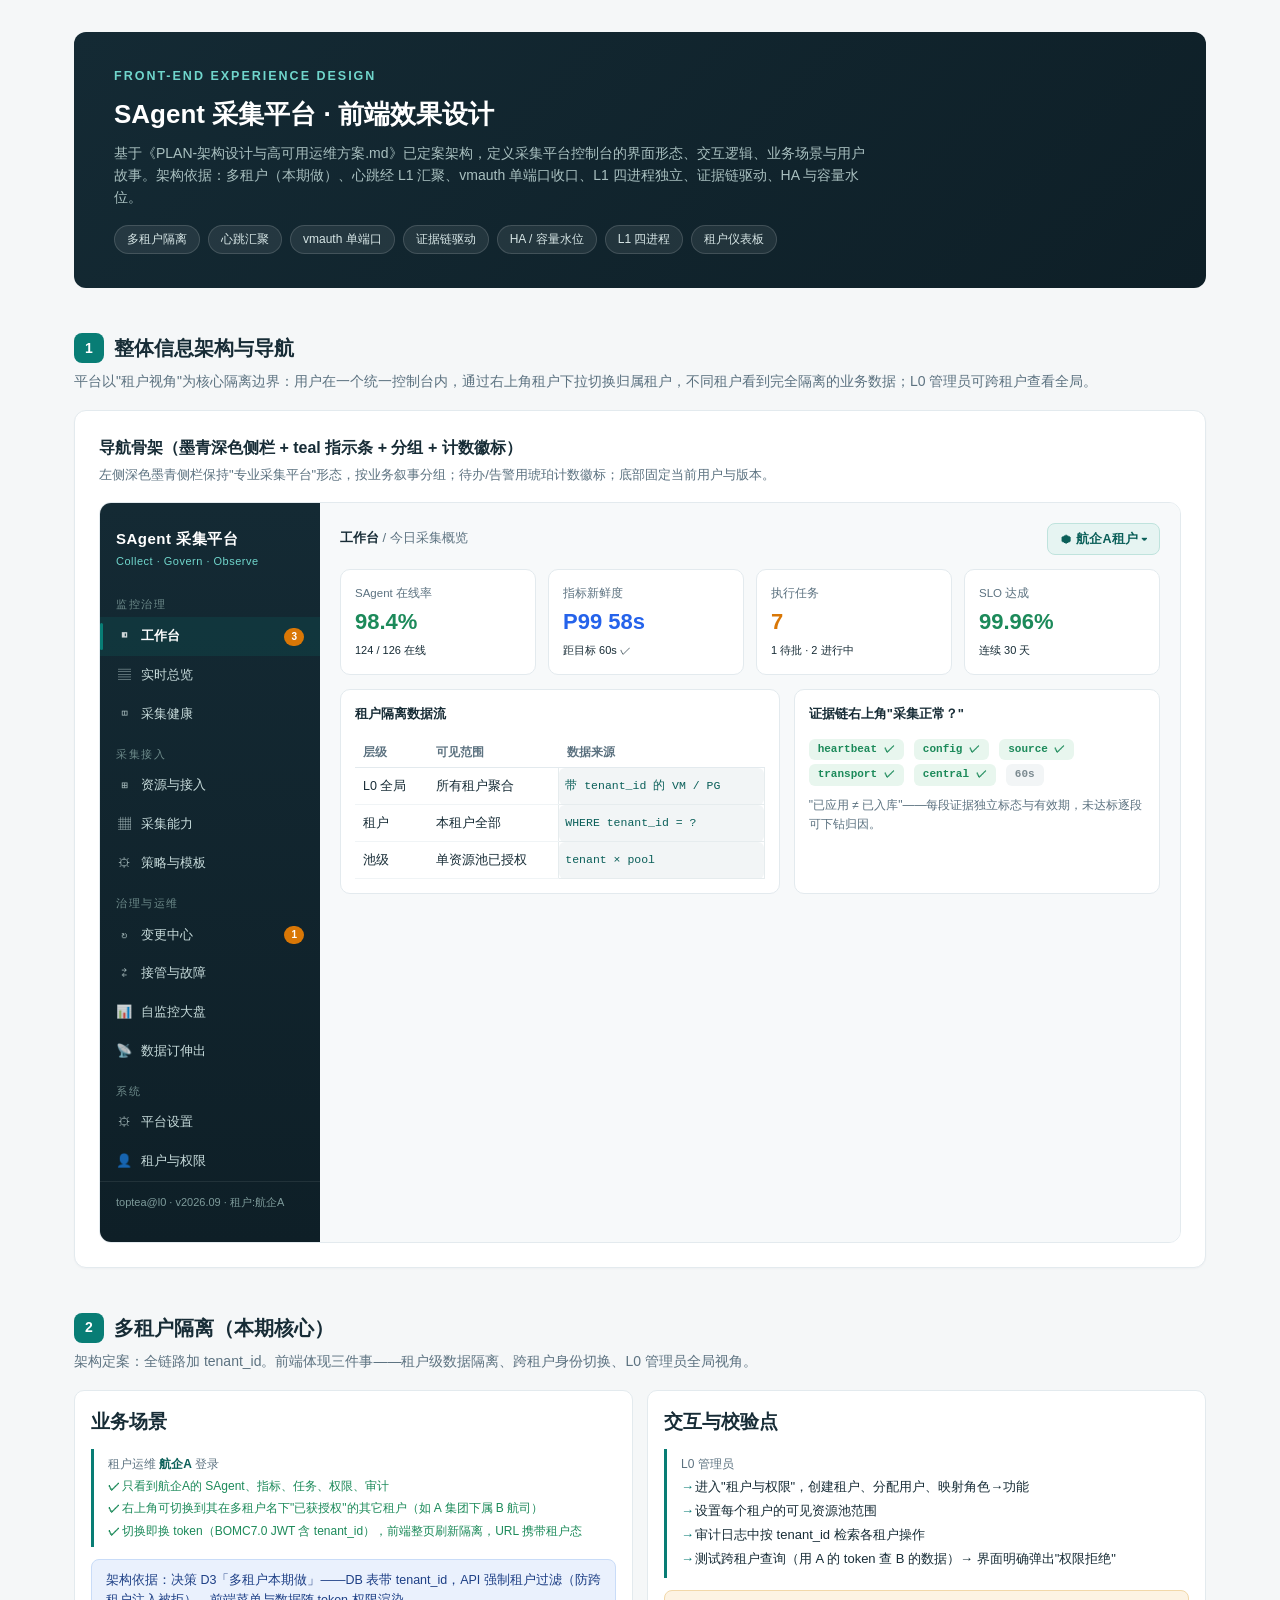
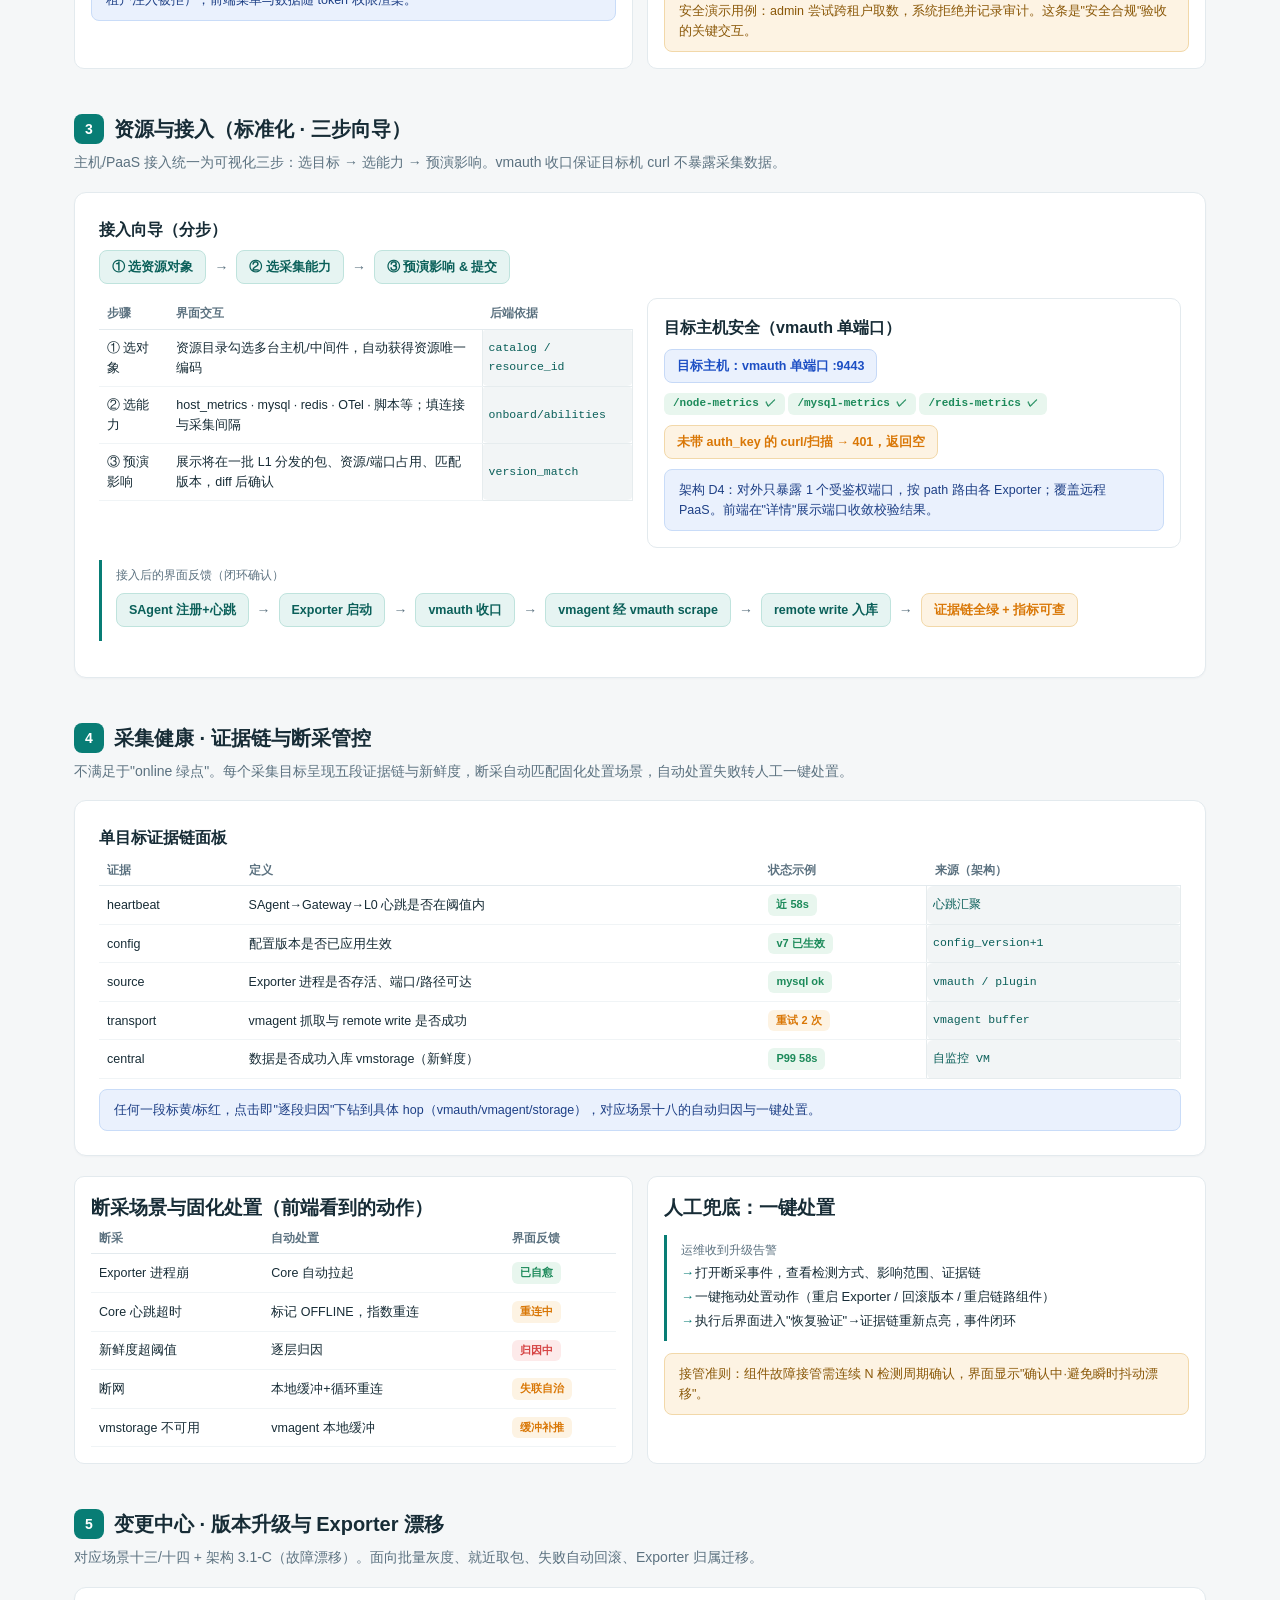
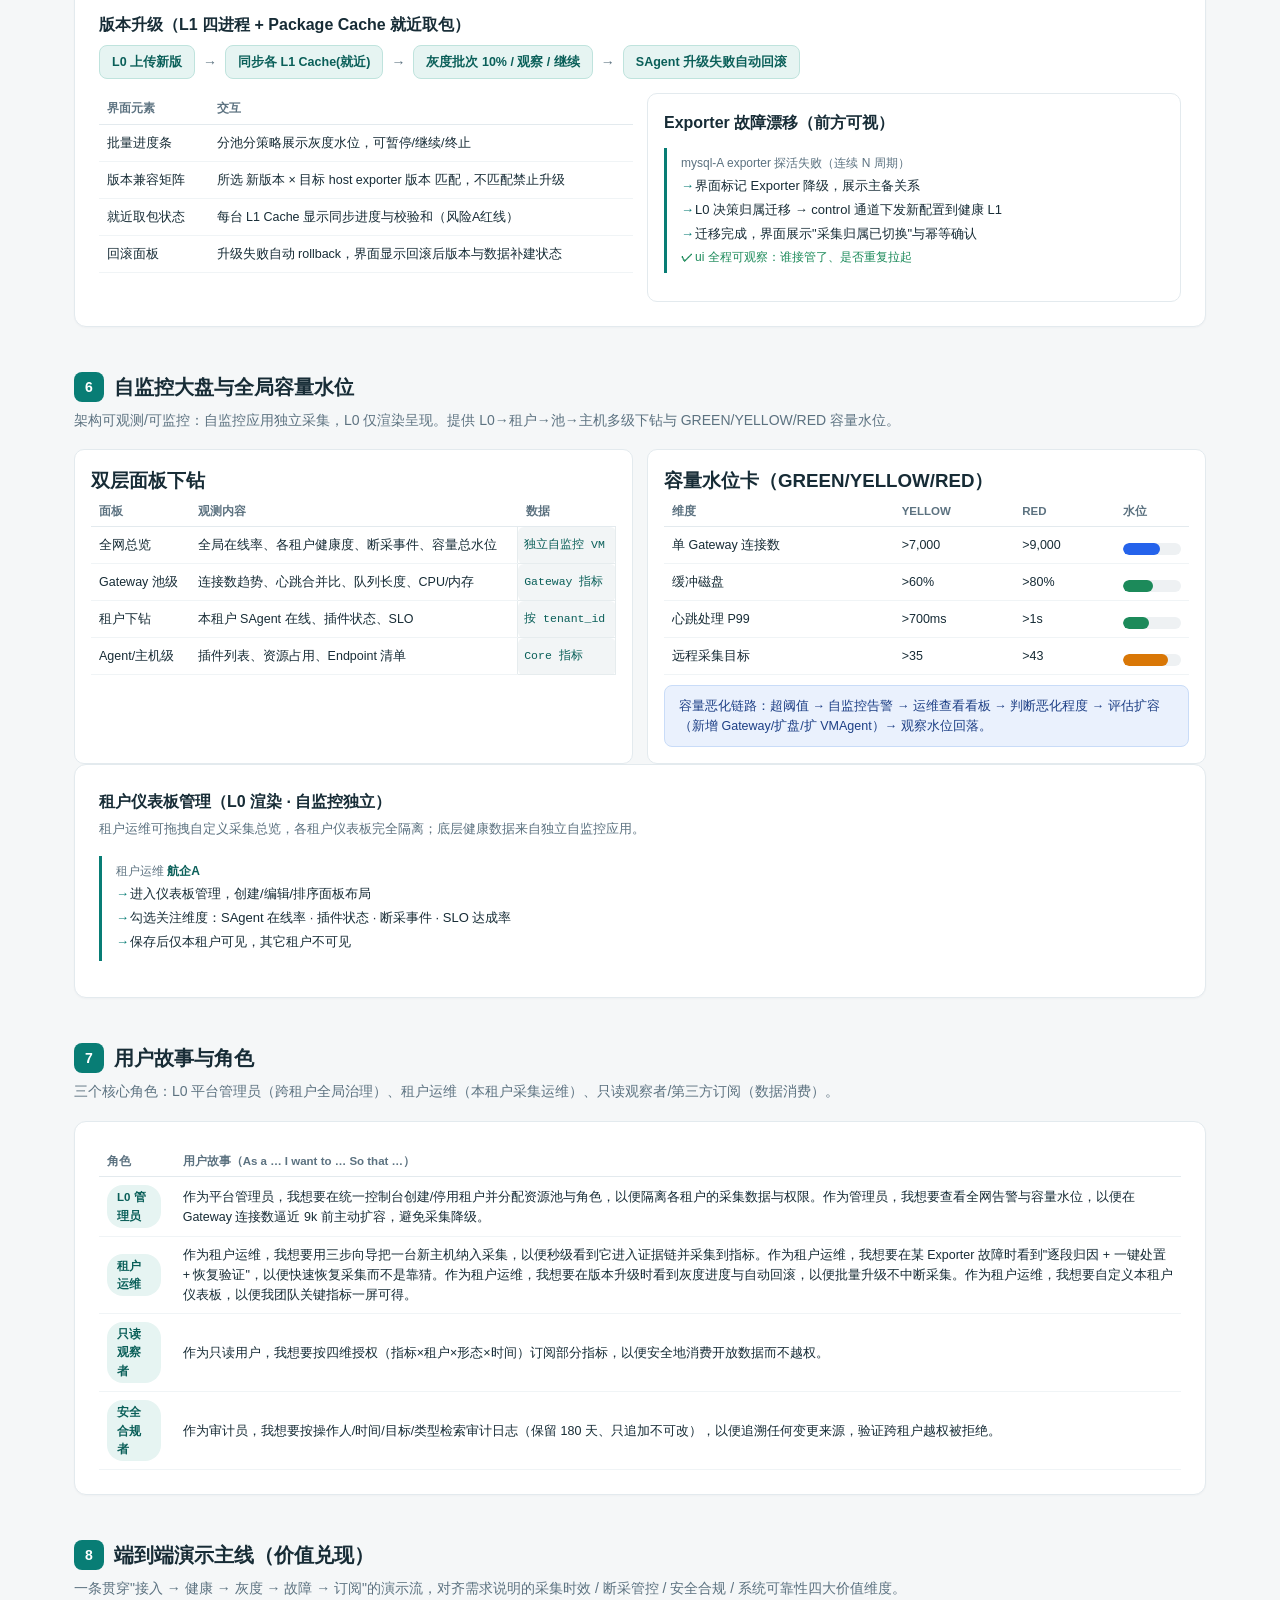
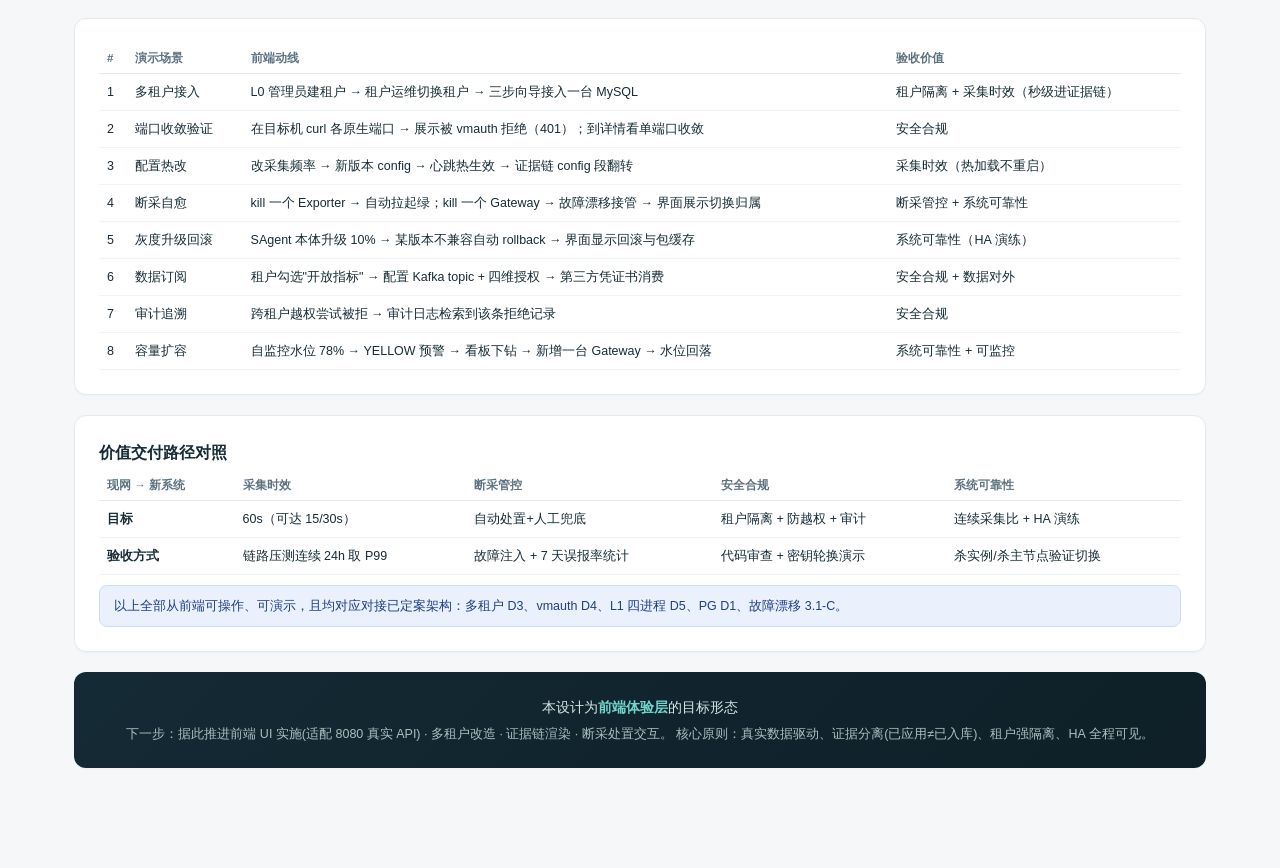
<file: DESIGN-采集平台前端效果设计.html>
<!DOCTYPE html>
<html lang="zh-CN">
<head>
<meta charset="UTF-8">
<meta name="viewport" content="width=device-width, initial-scale=1.0">
<title>采集平台前端效果设计 · 界面/交互/场景/用户故事</title>
<style>
  :root{
    --bg:#f5f7f8; --card:#ffffff; --txt:#172c36; --muted:#5c7280;
    --teal:#087d75; --teal-dk:#0a5f59; --teal-bg:#e6f4f2;
    --sidebar:#142a34; --sidebar2:#0e1f27;
    --line:#e3eaee; --warn:#d97706; --warn-bg:#fdf3e3;
    --danger:#d64545; --danger-bg:#fdeaea;
    --ok:#1c8a5a; --ok-bg:#e8f6ee;
    --info:#2563eb; --info-bg:#eaf1fd;
    --radius:12px;
    --mono:"SFMono-Regular",ui-monospace,Menlo,Consolas,monospace;
  }
  *{box-sizing:border-box;margin:0;padding:0}
  body{font-family:-apple-system,"PingFang SC","Microsoft YaHei",Segoe UI,sans-serif;background:var(--bg);color:var(--txt);line-height:1.6}
  .wrap{max-width:1180px;margin:0 auto;padding:32px 24px 80px}
  /* Header */
  .mast{background:linear-gradient(135deg,var(--sidebar) 0%,var(--sidebar2) 100%);border-radius:var(--radius);padding:34px 40px;color:#e9f2f2;margin-bottom:28px}
  .mast .kicker{font-size:12.5px;letter-spacing:2px;color:#70d6cc;font-weight:600;text-transform:uppercase}
  .mast h1{font-size:26px;margin:8px 0 6px;color:#fff}
  .mast p.sub{color:#a9c0c0;font-size:14px;max-width:760px}
  .chips{display:flex;gap:8px;flex-wrap:wrap;margin-top:16px}
  .chip{background:rgba(255,255,255,.08);border:1px solid rgba(255,255,255,.14);color:#d7e6e6;border-radius:20px;padding:4px 12px;font-size:12px}
  h2.sec{font-size:20px;margin:44px 0 6px;display:flex;align-items:center;gap:10px}
  h2.sec .no{display:inline-flex;align-items:center;justify-content:center;min-width:30px;height:30px;background:var(--teal);color:#fff;border-radius:8px;font-size:14px}
  p.secdesc{color:var(--muted);font-size:14px;margin-bottom:18px}
  /* Cards */
  .card{background:var(--card);border:1px solid var(--line);border-radius:var(--radius);padding:24px;margin-bottom:20px;box-shadow:0 1px 2px rgba(23,44,54,.03)}
  .card h3{font-size:16px;margin-bottom:4px}
  .card .tagline{color:var(--muted);font-size:13px;margin-bottom:16px}
  /* Nav shell mock */
  .shell{display:flex;border:1px solid var(--line);border-radius:var(--radius);overflow:hidden;background:var(--card);min-height:460px}
  .snav{width:220px;background:linear-gradient(180deg,var(--sidebar) 0%,var(--sidebar2) 100%);color:#cfe0e0;padding:18px 0;flex-shrink:0}
  .snav .brand{font-weight:700;color:#fff;padding:6px 16px 14px;font-size:15px;letter-spacing:.5px}
  .snav .brand small{display:block;color:#70d6cc;font-weight:500;font-size:11px;letter-spacing:.5px;margin-top:2px}
  .snav .grp{font-size:10.5px;letter-spacing:1.5px;color:#6d8a8a;padding:12px 16px 4px;text-transform:uppercase}
  .snav .it{display:flex;align-items:center;gap:9px;padding:9px 16px;font-size:13px;color:#c6dada;cursor:pointer;position:relative}
  .snav .it:hover{background:rgba(255,255,255,.05);color:#fff}
  .snav .it.on{color:#fff;font-weight:600}
  .snav .it.on::before{content:"";position:absolute;left:0;top:6px;bottom:6px;width:3px;background:var(--teal);border-radius:3px}
  .snav .it.on{background:rgba(8,125,117,.16)}
  .snav .it .ic{width:16px;text-align:center;opacity:.8}
  .snav .it .bdg{margin-left:auto;background:var(--warn);color:#fff;font-size:10px;border-radius:10px;padding:1px 7px;font-weight:700}
  .snav .foot{margin-top:auto;border-top:1px solid rgba(255,255,255,.08);padding:12px 16px;font-size:11px;color:#7d9a9a}
  .sbody{flex:1;padding:20px;background:#f7f9fa;display:flex;flex-direction:column;gap:14px}
  .sbar{display:flex;align-items:center;justify-content:space-between;gap:12px}
  .sbar .crumb{font-size:13px;color:var(--muted)}
  .sbar .crumb b{color:var(--txt)}
  .sbar .tenant{background:var(--teal-bg);color:var(--teal-dk);border:1px solid #bfe3dd;border-radius:8px;padding:5px 12px;font-size:12.5px;font-weight:600;display:flex;align-items:center;gap:6px;cursor:pointer}
  .kpis{display:grid;grid-template-columns:repeat(4,1fr);gap:12px}
  .kpi{background:#fff;border:1px solid var(--line);border-radius:10px;padding:14px}
  .kpi .lbl{font-size:11.5px;color:var(--muted)}
  .kpi .val{font-size:22px;font-weight:700;margin-top:2px}
  .kpi .sub{font-size:11px;margin-top:3px}
  .kpi.g{--ac:var(--ok)} .kpi.y{--ac:var(--warn)} .kpi.r{--ac:var(--danger)} .kpi.b{--ac:var(--info)}
  .kpi .val{color:var(--ac)}
  .panel{background:#fff;border:1px solid var(--line);border-radius:10px;padding:14px;flex:1}
  .panel h4{font-size:13px;margin-bottom:12px;color:var(--txt)}
  .twocol{display:grid;grid-template-columns:1.2fr 1fr;gap:14px}
  /* tables & rows */
  table{width:100%;border-collapse:collapse;font-size:12.5px}
  th{text-align:left;color:var(--muted);font-weight:600;padding:6px 8px;border-bottom:1px solid var(--line);font-size:11.5px}
  td{padding:8px;border-bottom:1px solid #f0f4f6}
  .tag{display:inline-block;font-size:11px;font-weight:600;border-radius:6px;padding:2px 8px}
  .tag.ok{background:var(--ok-bg);color:var(--ok)}
  .tag.warn{background:var(--warn-bg);color:var(--warn)}
  .tag.danger{background:var(--danger-bg);color:var(--danger)}
  .tag.info{background:var(--info-bg);color:var(--info)}
  .tag.off{background:#eef1f3;color:#7b8a90}
  .lg{width:34px;height:34px;border-radius:8px;display:inline-flex;align-items:center;justify-content:center;font-weight:700;color:#fff;font-size:13px;flex-shrink:0}
  .mono{font-family:var(--mono);font-size:11.5px;background:#f2f5f6;border:1px solid #e6ecee;border-radius:6px;padding:1px 6px;color:#0a5f59}
  /* flow */
  .flow{display:flex;align-items:center;gap:8px;flex-wrap:wrap;margin:8px 0}
  .fnode{background:var(--teal-bg);border:1px solid #bfe3dd;color:var(--teal-dk);border-radius:8px;padding:6px 12px;font-size:12.5px;font-weight:600}
  .fnode.add{background:var(--warn-bg);border-color:#f2d8a9;color:var(--warn)}
  .fnode.ctl{background:var(--info-bg);border-color:#c6d9f7;color:#1d4fc4}
  .arrow{color:var(--muted);font-size:14px}
  .story{border-left:3px solid var(--teal);padding:6px 0 6px 14px;margin:12px 0}
  .story b{color:var(--teal-dk)}
  .story .who{font-size:12px;color:var(--muted);margin-bottom:2px}
  .story .ac{font-size:13px;margin:3px 0;padding-left:14px;position:relative}
  .story .ac::before{content:"→";position:absolute;left:0;color:var(--teal)}
  .story .out{font-size:12px;color:var(--ok);margin-top:3px;padding-left:14px;position:relative}
  .story .out::before{content:"✓";position:absolute;left:0;color:var(--ok);font-weight:700}
  .grid2{display:grid;grid-template-columns:1fr 1fr;gap:14px}
  .mini{background:var(--card);border:1px solid var(--line);border-radius:10px;padding:16px}
  .bar{height:12px;background:#eef1f3;border-radius:6px;overflow:hidden;margin-top:8px}
  .bar i{display:block;height:100%;border-radius:6px}
  .num{font-family:var(--mono);color:var(--teal-dk);font-weight:600}
  .note{background:var(--info-bg);border:1px solid #c9dcf8;border-radius:8px;padding:10px 14px;font-size:12.5px;color:#1d3f85;margin-top:10px}
  .note.warn{background:var(--warn-bg);border-color:#f2d8a9;color:#8a5808}
  .role{display:inline-flex;align-items:center;gap:6px;background:var(--teal-bg);color:var(--teal-dk);border-radius:16px;padding:3px 10px;font-size:11.5px;font-weight:600;margin-right:6px}
  .ev{font-family:var(--mono);font-size:12px}
  .ev .p{display:inline-block;padding:2px 9px;border-radius:6px;margin:2px 3px 2px 0;font-size:11px;font-weight:600}
  a{color:var(--teal)}
  @media(max-width:820px){.kpis{grid-template-columns:repeat(2,1fr)}.twocol,.grid2{grid-template-columns:1fr}.shell{flex-direction:column}.snav{width:100%}}
</style>
</head>
<body>
<div class="wrap">

  <div class="mast">
    <div class="kicker">Front-End Experience Design</div>
    <h1>SAgent 采集平台 · 前端效果设计</h1>
    <p class="sub">基于《PLAN-架构设计与高可用运维方案.md》已定案架构，定义采集平台控制台的界面形态、交互逻辑、业务场景与用户故事。架构依据：多租户（本期做）、心跳经 L1 汇聚、vmauth 单端口收口、L1 四进程独立、证据链驱动、HA 与容量水位。</p>
    <div class="chips">
      <span class="chip">多租户隔离</span><span class="chip">心跳汇聚</span><span class="chip">vmauth 单端口</span>
      <span class="chip">证据链驱动</span><span class="chip">HA / 容量水位</span><span class="chip">L1 四进程</span><span class="chip">租户仪表板</span>
    </div>
  </div>

  <!-- ================= 一、整体信息架构 ================= -->
  <h2 class="sec"><span class="no">1</span>整体信息架构与导航</h2>
  <p class="secdesc">平台以"租户视角"为核心隔离边界：用户在一个统一控制台内，通过右上角租户下拉切换归属租户，不同租户看到完全隔离的业务数据；L0 管理员可跨租户查看全局。</p>

  <div class="card">
    <h3>导航骨架（墨青深色侧栏 + teal 指示条 + 分组 + 计数徽标）</h3>
    <p class="tagline">左侧深色墨青侧栏保持"专业采集平台"形态，按业务叙事分组；待办/告警用琥珀计数徽标；底部固定当前用户与版本。</p>
    <div class="shell">
      <div class="snav">
        <div class="brand">SAgent 采集平台<small>Collect · Govern · Observe</small></div>

        <div class="grp">监控治理</div>
        <div class="it on"><span class="ic">◧</span>工作台<span class="bdg">3</span></div>
        <div class="it"><span class="ic">▤</span>实时总览</div>
        <div class="it"><span class="ic">◫</span>采集健康</div>

        <div class="grp">采集接入</div>
        <div class="it"><span class="ic">⊞</span>资源与接入</div>
        <div class="it"><span class="ic">▦</span>采集能力</div>
        <div class="it"><span class="ic">⚙</span>策略与模板</div>

        <div class="grp">治理与运维</div>
        <div class="it"><span class="ic">↻</span>变更中心<span class="bdg">1</span></div>
        <div class="it"><span class="ic">⇄</span>接管与故障</div>
        <div class="it"><span class="ic">📊</span>自监控大盘</div>
        <div class="it"><span class="ic">📡</span>数据订伸出</div>

        <div class="grp">系统</div>
        <div class="it"><span class="ic">⚙</span>平台设置</div>
        <div class="it"><span class="ic">👤</span>租户与权限</div>

        <div class="foot">toptea@l0 · v2026.09 · 租户:航企A</div>
      </div>
      <div class="sbody">
        <div class="sbar">
          <div class="crumb"><b>工作台</b> / 今日采集概览</div>
          <div class="tenant">⬢ 航企A租户 ▾</div>
        </div>
        <div class="kpis">
          <div class="kpi g"><div class="lbl">SAgent 在线率</div><div class="val">98.4%</div><div class="sub">124 / 126 在线</div></div>
          <div class="kpi b"><div class="lbl">指标新鲜度</div><div class="val">P99 58s</div><div class="sub">距目标 60s ✓</div></div>
          <div class="kpi y"><div class="lbl">执行任务</div><div class="val">7</div><div class="sub">1 待批 · 2 进行中</div></div>
          <div class="kpi g"><div class="lbl">SLO 达成</div><div class="val">99.96%</div><div class="sub">连续 30 天</div></div>
        </div>
        <div class="twocol">
          <div class="panel"><h4>租户隔离数据流</h4>
            <table><tr><th>层级</th><th>可见范围</th><th>数据来源</th></tr>
            <tr><td>L0 全局</td><td>所有租户聚合</td><td class="mono">带 tenant_id 的 VM / PG</td></tr>
            <tr><td>租户</td><td>本租户全部</td><td class="mono">WHERE tenant_id = ?</td></tr>
            <tr><td>池级</td><td>单资源池已授权</td><td class="mono">tenant × pool</td></tr></table>
          </div>
          <div class="panel"><h4>证据链右上角"采集正常？"</h4>
            <div class="ev">
              <span class="p" style="background:var(--ok-bg);color:var(--ok)">heartbeat ✓</span>
              <span class="p" style="background:var(--ok-bg);color:var(--ok)">config ✓</span>
              <span class="p" style="background:var(--ok-bg);color:var(--ok)">source ✓</span>
              <span class="p" style="background:var(--ok-bg);color:var(--ok)">transport ✓</span>
              <span class="p" style="background:var(--ok-bg);color:var(--ok)">central ✓</span>
              <span class="p" style="background:#f2f5f6;color:#7b8a90">60s</span>
            </div>
            <p style="font-size:12px;color:var(--muted);margin-top:8px">"已应用 ≠ 已入库"——每段证据独立标态与有效期，未达标逐段可下钻归因。</p>
          </div>
        </div>
      </div>
    </div>
  </div>

  <!-- ================= 二、多租户场景 ================= -->
  <h2 class="sec"><span class="no">2</span>多租户隔离（本期核心）</h2>
  <p class="secdesc">架构定案：全链路加 tenant_id。前端体现三件事——租户级数据隔离、跨租户身份切换、L0 管理员全局视角。</p>

  <div class="grid2">
    <div class="mini">
      <h3>业务场景</h3>
      <div class="story">
        <div class="who">租户运维 <b>航企A</b> 登录</div>
        <div class="out">只看到航企A的 SAgent、指标、任务、权限、审计</div>
        <div class="out">右上角可切换到其在多租户名下"已获授权"的其它租户（如 A 集团下属 B 航司）</div>
        <div class="out">切换即换 token（BOMC7.0 JWT 含 tenant_id），前端整页刷新隔离，URL 携带租户态</div>
      </div>
      <div class="note">架构依据：决策 D3「多租户本期做」——DB 表带 tenant_id，API 强制租户过滤（防跨租户注入被拒），前端菜单与数据随 token 权限渲染。</div>
    </div>
    <div class="mini">
      <h3>交互与校验点</h3>
      <div class="story">
        <div class="who">L0 管理员</div>
        <div class="ac">进入"租户与权限"，创建租户、分配用户、映射角色→功能</div>
        <div class="ac">设置每个租户的可见资源池范围</div>
        <div class="ac">审计日志中按 tenant_id 检索各租户操作</div>
        <div class="ac">测试跨租户查询（用 A 的 token 查 B 的数据）→ 界面明确弹出"权限拒绝"</div>
      </div>
      <div class="note warn">安全演示用例：admin 尝试跨租户取数，系统拒绝并记录审计。这条是"安全合规"验收的关键交互。</div>
    </div>
  </div>

  <!-- ================= 三、资源与接入 ================= -->
  <h2 class="sec"><span class="no">3</span>资源与接入（标准化 · 三步向导）</h2>
  <p class="secdesc">主机/PaaS 接入统一为可视化三步：选目标 → 选能力 → 预演影响。vmauth 收口保证目标机 curl 不暴露采集数据。</p>

  <div class="card">
    <h3>接入向导（分步）</h3>
    <div class="flow">
      <span class="fnode">① 选资源对象</span><span class="arrow">→</span>
      <span class="fnode">② 选采集能力</span><span class="arrow">→</span>
      <span class="fnode">③ 预演影响 & 提交</span>
    </div>
    <div class="grid2" style="margin-top:14px">
      <div>
        <table>
          <tr><th>步骤</th><th>界面交互</th><th>后端依据</th></tr>
          <tr><td>① 选对象</td><td>资源目录勾选多台主机/中间件，自动获得资源唯一编码</td><td class="mono">catalog / resource_id</td></tr>
          <tr><td>② 选能力</td><td>host_metrics · mysql · redis · OTel · 脚本等；填连接与采集间隔</td><td class="mono">onboard/abilities</td></tr>
          <tr><td>③ 预演影响</td><td>展示将在一批 L1 分发的包、资源/端口占用、匹配版本，diff 后确认</td><td class="mono">version_match</td></tr>
        </table>
      </div>
      <div class="mini">
        <h3>目标主机安全（vmauth 单端口）</h3>
        <div class="flow" style="flex-direction:column;align-items:flex-start">
          <span class="fnode ctl">目标主机：vmauth 单端口 :9443</span>
          <div class="ev"><span class="p" style="background:var(--ok-bg);color:var(--ok)">/node-metrics ✓</span><span class="p" style="background:var(--ok-bg);color:var(--ok)">/mysql-metrics ✓</span><span class="p" style="background:var(--ok-bg);color:var(--ok)">/redis-metrics ✓</span></div>
          <span class="fnode add">未带 auth_key 的 curl/扫描 → 401，返回空</span>
        </div>
        <div class="note">架构 D4：对外只暴露 1 个受鉴权端口，按 path 路由各 Exporter；覆盖远程 PaaS。前端在"详情"展示端口收敛校验结果。</div>
      </div>
    </div>
    <div class="story">
      <div class="who">接入后的界面反馈（闭环确认）</div>
      <div class="flow">
        <span class="fnode">SAgent 注册+心跳</span><span class="arrow">→</span>
        <span class="fnode">Exporter 启动</span><span class="arrow">→</span>
        <span class="fnode">vmauth 收口</span><span class="arrow">→</span>
        <span class="fnode">vmagent 经 vmauth scrape</span><span class="arrow">→</span>
        <span class="fnode">remote write 入库</span><span class="arrow">→</span>
        <span class="fnode add">证据链全绿 + 指标可查</span>
      </div>
    </div>
  </div>

  <!-- ================= 四、采集健康与证据链 ================= -->
  <h2 class="sec"><span class="no">4</span>采集健康 · 证据链与断采管控</h2>
  <p class="secdesc">不满足于"online 绿点"。每个采集目标呈现五段证据链与新鲜度，断采自动匹配固化处置场景，自动处置失败转人工一键处置。</p>

  <div class="card">
    <h3>单目标证据链面板</h3>
    <table>
      <tr><th>证据</th><th>定义</th><th>状态示例</th><th>来源（架构）</th></tr>
      <tr><td>heartbeat</td><td>SAgent→Gateway→L0 心跳是否在阈值内</td><td><span class="tag ok">近 58s</span></td><td class="mono">心跳汇聚</td></tr>
      <tr><td>config</td><td>配置版本是否已应用生效</td><td><span class="tag ok">v7 已生效</span></td><td class="mono">config_version+1</td></tr>
      <tr><td>source</td><td>Exporter 进程是否存活、端口/路径可达</td><td><span class="tag ok">mysql ok</span></td><td class="mono">vmauth / plugin</td></tr>
      <tr><td>transport</td><td>vmagent 抓取与 remote write 是否成功</td><td><span class="tag warn">重试 2 次</span></td><td class="mono">vmagent buffer</td></tr>
      <tr><td>central</td><td>数据是否成功入库 vmstorage（新鲜度）</td><td><span class="tag ok">P99 58s</span></td><td class="mono">自监控 VM</td></tr>
    </table>
    <div class="note">任何一段标黄/标红，点击即"逐段归因"下钻到具体 hop（vmauth/vmagent/storage），对应场景十八的自动归因与一键处置。</div>
  </div>

  <div class="grid2">
    <div class="mini">
      <h3>断采场景与固化处置（前端看到的动作）</h3>
      <table>
        <tr><th>断采</th><th>自动处置</th><th>界面反馈</th></tr>
        <tr><td>Exporter 进程崩</td><td>Core 自动拉起</td><td><span class="tag ok">已自愈</span></td></tr>
        <tr><td>Core 心跳超时</td><td>标记 OFFLINE，指数重连</td><td><span class="tag warn">重连中</span></td></tr>
        <tr><td>新鲜度超阈值</td><td>逐层归因</td><td><span class="tag danger">归因中</span></td></tr>
        <tr><td>断网</td><td>本地缓冲+循环重连</td><td><span class="tag warn">失联自治</span></td></tr>
        <tr><td>vmstorage 不可用</td><td>vmagent 本地缓冲</td><td><span class="tag warn">缓冲补推</span></td></tr>
      </table>
    </div>
    <div class="mini">
      <h3>人工兜底：一键处置</h3>
      <div class="story">
        <div class="who">运维收到升级告警</div>
        <div class="ac">打开断采事件，查看检测方式、影响范围、证据链</div>
        <div class="ac">一键拖动处置动作（重启 Exporter / 回滚版本 / 重启链路组件）</div>
        <div class="ac">执行后界面进入"恢复验证"→证据链重新点亮，事件闭环</div>
      </div>
      <div class="note warn">接管准则：组件故障接管需连续 N 检测周期确认，界面显示"确认中·避免瞬时抖动漂移"。</div>
    </div>
  </div>

  <!-- ================= 五、变更中心与接管 ================= -->
  <h2 class="sec"><span class="no">5</span>变更中心 · 版本升级与 Exporter 漂移</h2>
  <p class="secdesc">对应场景十三/十四 + 架构 3.1-C（故障漂移）。面向批量灰度、就近取包、失败自动回滚、Exporter 归属迁移。</p>

  <div class="card">
    <h3>版本升级（L1 四进程 + Package Cache 就近取包）</h3>
    <div class="flow">
      <span class="fnode">L0 上传新版</span><span class="arrow">→</span>
      <span class="fnode">同步各 L1 Cache(就近)</span><span class="arrow">→</span>
      <span class="fnode">灰度批次 10% / 观察 / 继续</span><span class="arrow">→</span>
      <span class="fnode">SAgent 升级失败自动回滚</span>
    </div>
    <div class="grid2" style="margin-top:14px">
      <div>
        <table>
          <tr><th>界面元素</th><th>交互</th></tr>
          <tr><td>批量进度条</td><td>分池分策略展示灰度水位，可暂停/继续/终止</td></tr>
          <tr><td>版本兼容矩阵</td><td>所选 新版本 × 目标 host exporter 版本 匹配，不匹配禁止升级</td></tr>
          <tr><td>就近取包状态</td><td>每台 L1 Cache 显示同步进度与校验和（风险A红线）</td></tr>
          <tr><td>回滚面板</td><td>升级失败自动 rollback，界面显示回滚后版本与数据补建状态</td></tr>
        </table>
      </div>
      <div class="mini">
        <h3>Exporter 故障漂移（前方可视）</h3>
        <div class="story">
          <div class="who">mysql-A exporter 探活失败（连续 N 周期）</div>
          <div class="ac">界面标记 Exporter 降级，展示主备关系</div>
          <div class="ac">L0 决策归属迁移 → control 通道下发新配置到健康 L1</div>
          <div class="ac">迁移完成，界面展示"采集归属已切换"与幂等确认</div>
          <div class="out">ui 全程可观察：谁接管了、是否重复拉起</div>
        </div>
      </div>
    </div>
  </div>

  <!-- ================= 六、自监控大盘与容量 ================= -->
  <h2 class="sec"><span class="no">6</span>自监控大盘与全局容量水位</h2>
  <p class="secdesc">架构可观测/可监控：自监控应用独立采集，L0 仅渲染呈现。提供 L0→租户→池→主机多级下钻与 GREEN/YELLOW/RED 容量水位。</p>

  <div class="grid2">
    <div class="mini">
      <h3>双层面板下钻</h3>
      <table>
        <tr><th>面板</th><th>观测内容</th><th>数据</th></tr>
        <tr><td>全网总览</td><td>全局在线率、各租户健康度、断采事件、容量总水位</td><td class="mono">独立自监控 VM</td></tr>
        <tr><td>Gateway 池级</td><td>连接数趋势、心跳合并比、队列长度、CPU/内存</td><td class="mono">Gateway 指标</td></tr>
        <tr><td>租户下钻</td><td>本租户 SAgent 在线、插件状态、SLO</td><td class="mono">按 tenant_id</td></tr>
        <tr><td>Agent/主机级</td><td>插件列表、资源占用、Endpoint 清单</td><td class="mono">Core 指标</td></tr>
      </table>
    </div>
    <div class="mini">
      <h3>容量水位卡（GREEN/YELLOW/RED）</h3>
      <table>
        <tr><th>维度</th><th>YELLOW</th><th>RED</th><th>水位</th></tr>
        <tr><td>单 Gateway 连接数</td><td>&gt;7,000</td><td>&gt;9,000</td><td><div class="bar"><i style="width:64%;background:var(--info)"></i></div></td></tr>
        <tr><td>缓冲磁盘</td><td>&gt;60%</td><td>&gt;80%</td><td><div class="bar"><i style="width:52%;background:var(--ok)"></i></div></td></tr>
        <tr><td>心跳处理 P99</td><td>&gt;700ms</td><td>&gt;1s</td><td><div class="bar"><i style="width:44%;background:var(--ok)"></i></div></td></tr>
        <tr><td>远程采集目标</td><td>&gt;35</td><td>&gt;43</td><td><div class="bar"><i style="width:78%;background:var(--warn)"></i></div></td></tr>
      </table>
      <div class="note">容量恶化链路：超阈值 → 自监控告警 → 运维查看看板 → 判断恶化程度 → 评估扩容（新增 Gateway/扩盘/扩 VMAgent）→ 观察水位回落。</div>
    </div>
  </div>

  <div class="card">
    <h3>租户仪表板管理（L0 渲染 · 自监控独立）</h3>
    <p class="tagline">租户运维可拖拽自定义采集总览，各租户仪表板完全隔离；底层健康数据来自独立自监控应用。</p>
    <div class="story">
      <div class="who">租户运维 <b>航企A</b></div>
      <div class="ac">进入仪表板管理，创建/编辑/排序面板布局</div>
      <div class="ac">勾选关注维度：SAgent 在线率 · 插件状态 · 断采事件 · SLO 达成率</div>
      <div class="ac">保存后仅本租户可见，其它租户不可见</div>
    </div>
  </div>

  <!-- ================= 七、用户故事总览 ================= -->
  <h2 class="sec"><span class="no">7</span>用户故事与角色</h2>
  <p class="secdesc">三个核心角色：L0 平台管理员（跨租户全局治理）、租户运维（本租户采集运维）、只读观察者/第三方订阅（数据消费）。</p>

  <div class="card">
    <table>
      <tr><th>角色</th><th>用户故事（As a … I want to … So that …）</th></tr>
      <tr><td><span class="role">L0 管理员</span></td><td>作为平台管理员，我想要在统一控制台创建/停用租户并分配资源池与角色，以便隔离各租户的采集数据与权限。作为管理员，我想要查看全网告警与容量水位，以便在 Gateway 连接数逼近 9k 前主动扩容，避免采集降级。</td></tr>
      <tr><td><span class="role">租户运维</span></td><td>作为租户运维，我想要用三步向导把一台新主机纳入采集，以便秒级看到它进入证据链并采集到指标。作为租户运维，我想要在某 Exporter 故障时看到"逐段归因 + 一键处置 + 恢复验证"，以便快速恢复采集而不是靠猜。作为租户运维，我想要在版本升级时看到灰度进度与自动回滚，以便批量升级不中断采集。作为租户运维，我想要自定义本租户仪表板，以便我团队关键指标一屏可得。</td></tr>
      <tr><td><span class="role">只读观察者</span></td><td>作为只读用户，我想要按四维授权（指标×租户×形态×时间）订阅部分指标，以便安全地消费开放数据而不越权。</td></tr>
      <tr><td><span class="role">安全合规者</span></td><td>作为审计员，我想要按操作人/时间/目标/类型检索审计日志（保留 180 天、只追加不可改），以便追溯任何变更来源，验证跨租户越权被拒绝。</td></tr>
    </table>
  </div>

  <h2 class="sec"><span class="no">8</span>端到端演示主线（价值兑现）</h2>
  <p class="secdesc">一条贯穿"接入 → 健康 → 灰度 → 故障 → 订阅"的演示流，对齐需求说明的采集时效 / 断采管控 / 安全合规 / 系统可靠性四大价值维度。</p>

  <div class="card">
    <table>
      <tr><th>#</th><th>演示场景</th><th>前端动线</th><th>验收价值</th></tr>
      <tr><td>1</td><td>多租户接入</td><td>L0 管理员建租户 → 租户运维切换租户 → 三步向导接入一台 MySQL</td><td>租户隔离 + 采集时效（秒级进证据链）</td></tr>
      <tr><td>2</td><td>端口收敛验证</td><td>在目标机 curl 各原生端口 → 展示被 vmauth 拒绝（401）；到详情看单端口收敛</td><td>安全合规</td></tr>
      <tr><td>3</td><td>配置热改</td><td>改采集频率 → 新版本 config → 心跳热生效 → 证据链 config 段翻转</td><td>采集时效（热加载不重启）</td></tr>
      <tr><td>4</td><td>断采自愈</td><td>kill 一个 Exporter → 自动拉起绿；kill 一个 Gateway → 故障漂移接管 → 界面展示切换归属</td><td>断采管控 + 系统可靠性</td></tr>
      <tr><td>5</td><td>灰度升级回滚</td><td>SAgent 本体升级 10% → 某版本不兼容自动 rollback → 界面显示回滚与包缓存</td><td>系统可靠性（HA 演练）</td></tr>
      <tr><td>6</td><td>数据订阅</td><td>租户勾选"开放指标" → 配置 Kafka topic + 四维授权 → 第三方凭证书消费</td><td>安全合规 + 数据对外</td></tr>
      <tr><td>7</td><td>审计追溯</td><td>跨租户越权尝试被拒 → 审计日志检索到该条拒绝记录</td><td>安全合规</td></tr>
      <tr><td>8</td><td>容量扩容</td><td>自监控水位 78% → YELLOW 预警 → 看板下钻 → 新增一台 Gateway → 水位回落</td><td>系统可靠性 + 可监控</td></tr>
    </table>
  </div>

  <div class="card">
    <h3>价值交付路径对照</h3>
    <table>
      <tr><th>现网 → 新系统</th><th>采集时效</th><th>断采管控</th><th>安全合规</th><th>系统可靠性</th></tr>
      <tr>
        <td><b>目标</b></td>
        <td>60s（可达 15/30s）</td>
        <td>自动处置+人工兜底</td>
        <td>租户隔离 + 防越权 + 审计</td>
        <td>连续采集比 + HA 演练</td>
      </tr>
      <tr>
        <td><b>验收方式</b></td>
        <td>链路压测连续 24h 取 P99</td>
        <td>故障注入 + 7 天误报率统计</td>
        <td>代码审查 + 密钥轮换演示</td>
        <td>杀实例/杀主节点验证切换</td>
      </tr>
    </table>
    <div class="note">以上全部从前端可操作、可演示，且均对应对接已定案架构：多租户 D3、vmauth D4、L1 四进程 D5、PG D1、故障漂移 3.1-C。</div>
  </div>

  <div class="card" style="text-align:center;background:linear-gradient(135deg,var(--sidebar),var(--sidebar2));color:#d7e6e6;border:none">
    <p style="font-size:14px">本设计为<b style="color:#70d6cc">前端体验层</b>的目标形态</p>
    <p style="font-size:12.5px;color:#a9c0c0;margin-top:6px">
      下一步：据此推进前端 UI 实施(适配 8080 真实 API) · 多租户改造 · 证据链渲染 · 断采处置交互。
      核心原则：真实数据驱动、证据分离(已应用≠已入库)、租户强隔离、HA 全程可见。
    </p>
  </div>

</div>
</body>
</html>
</file>
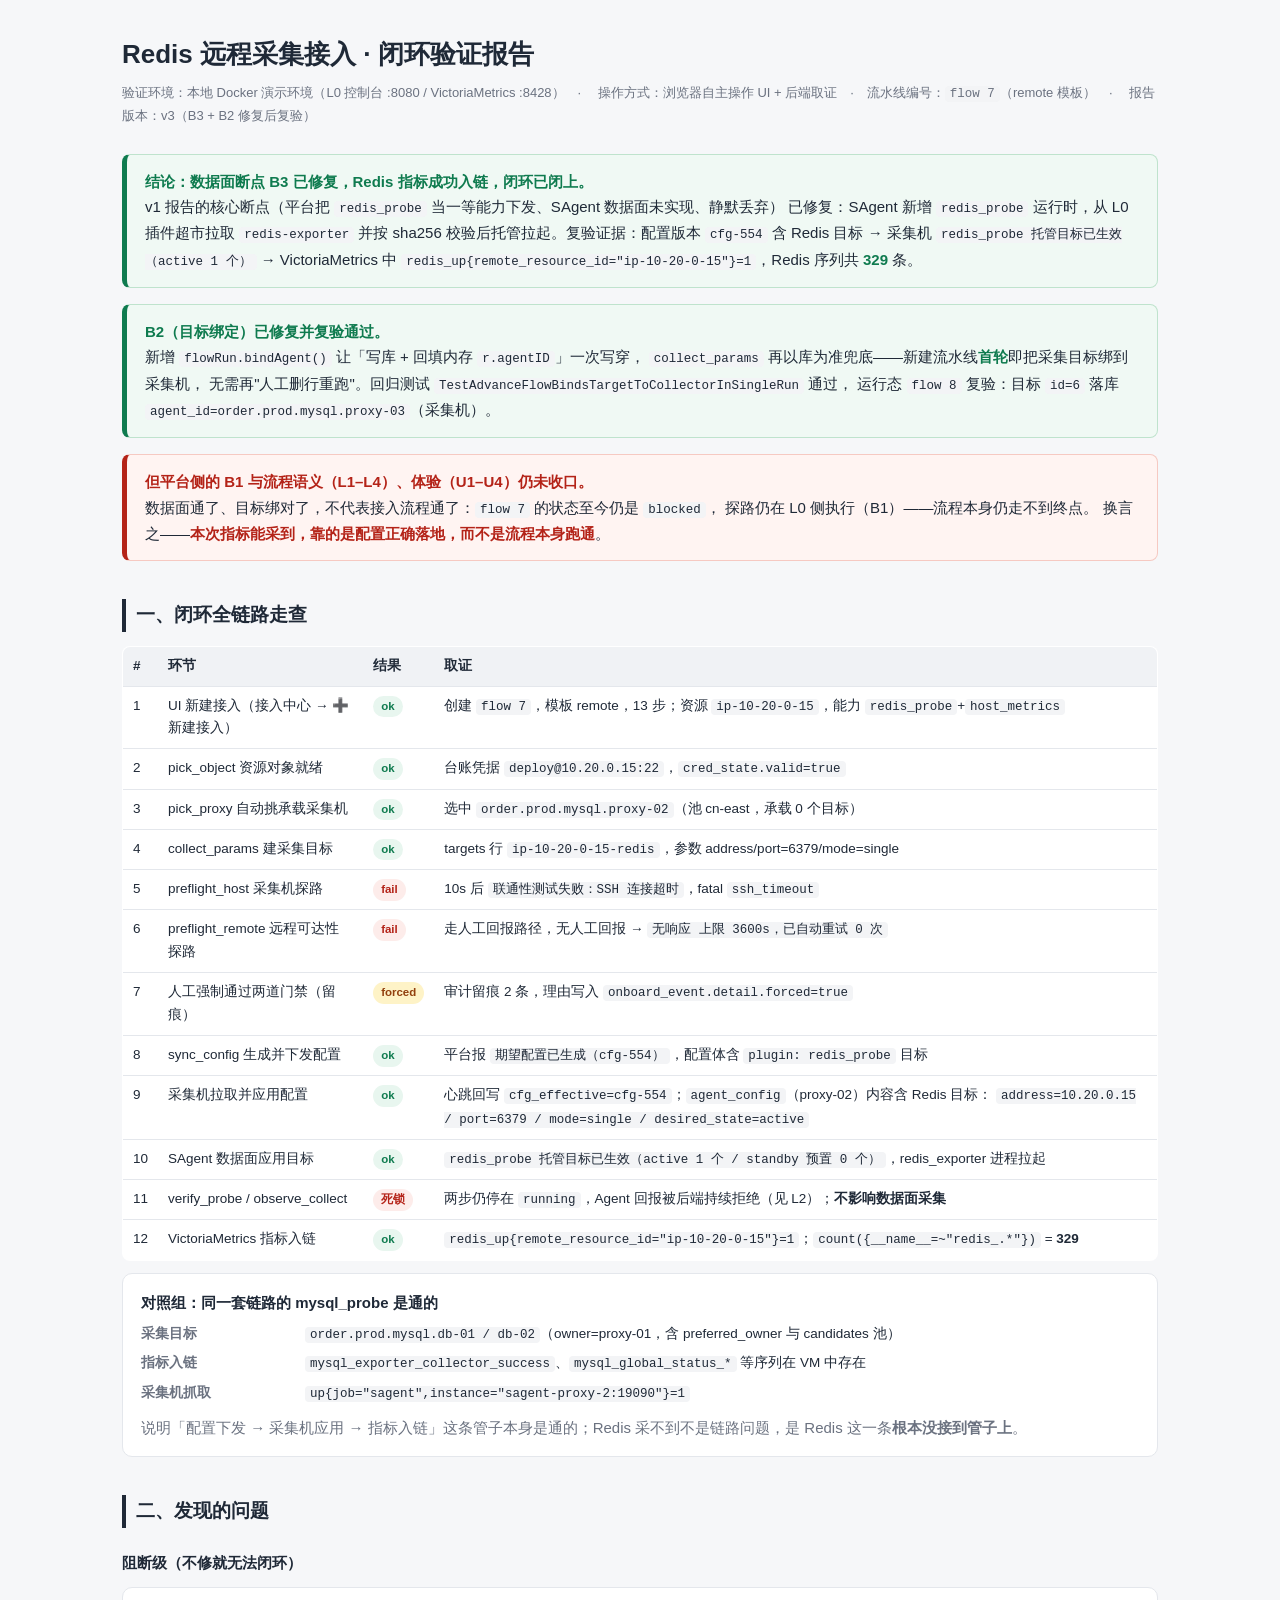
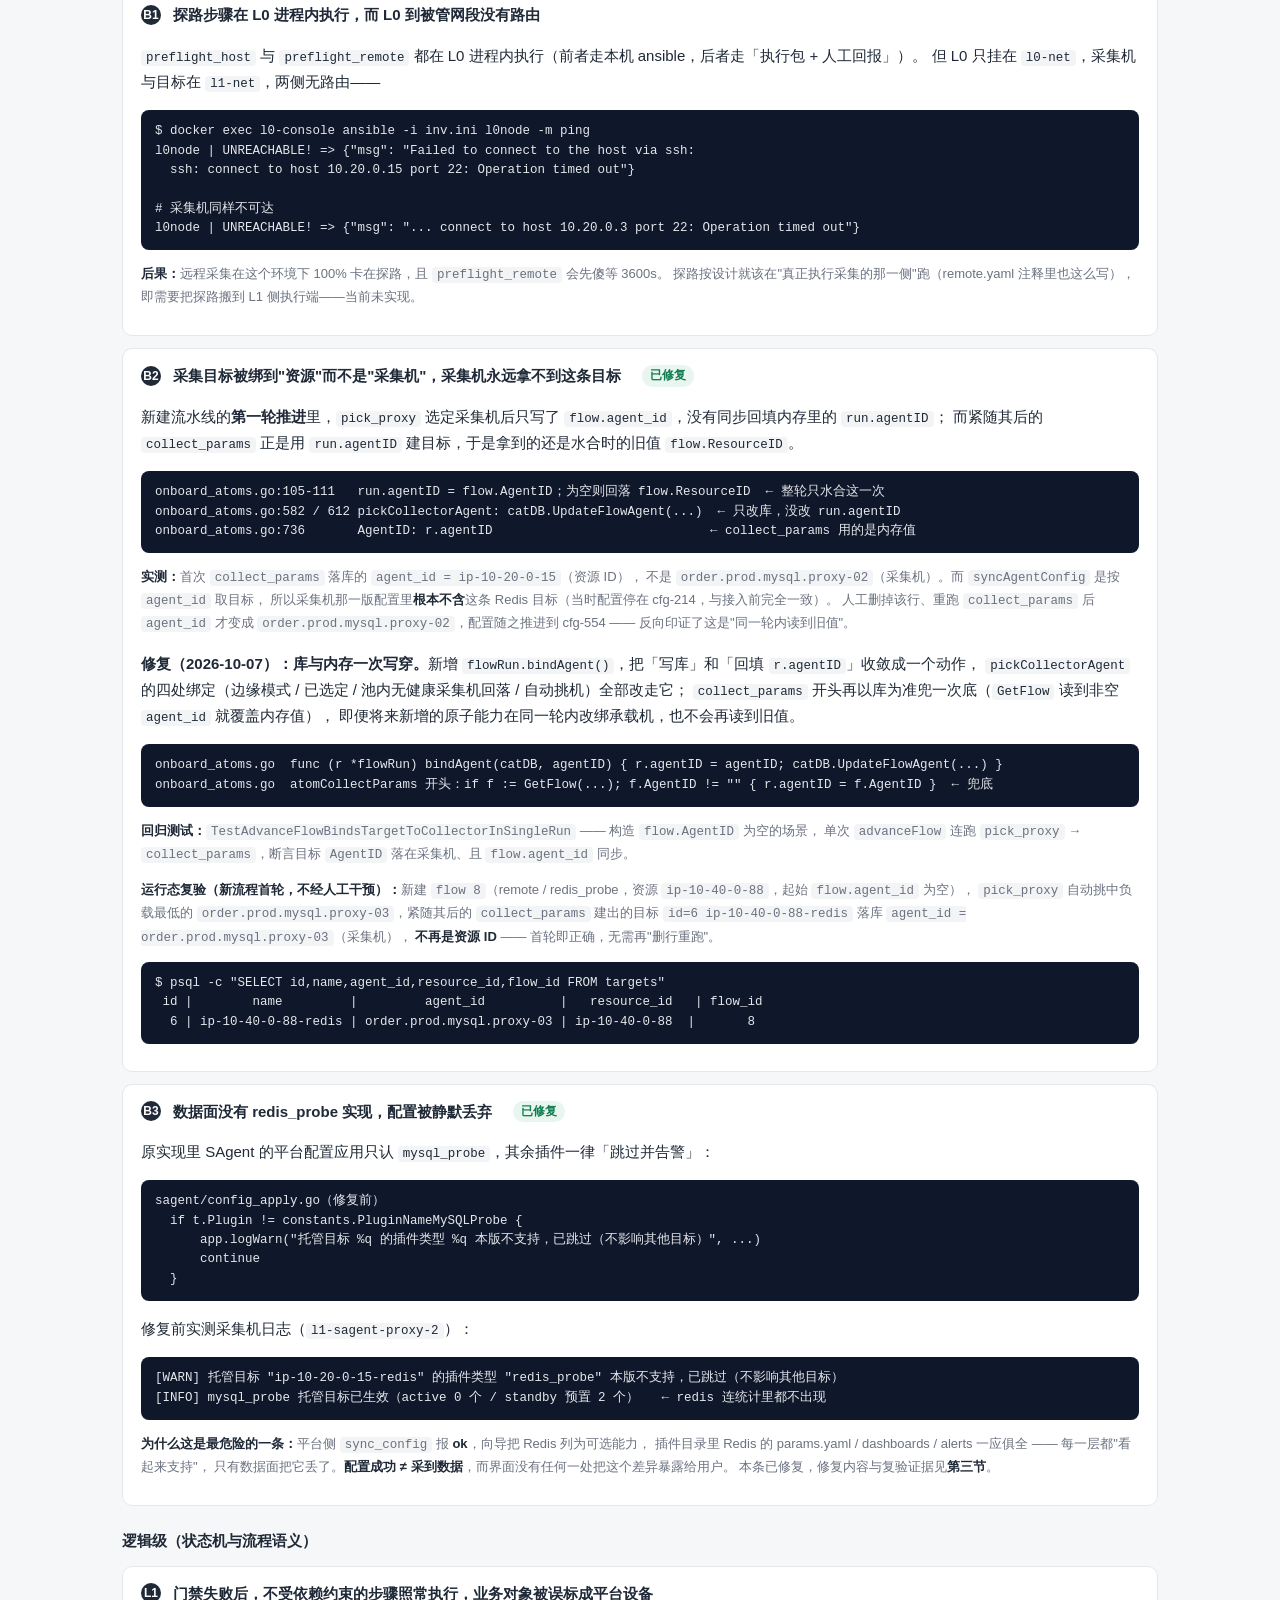
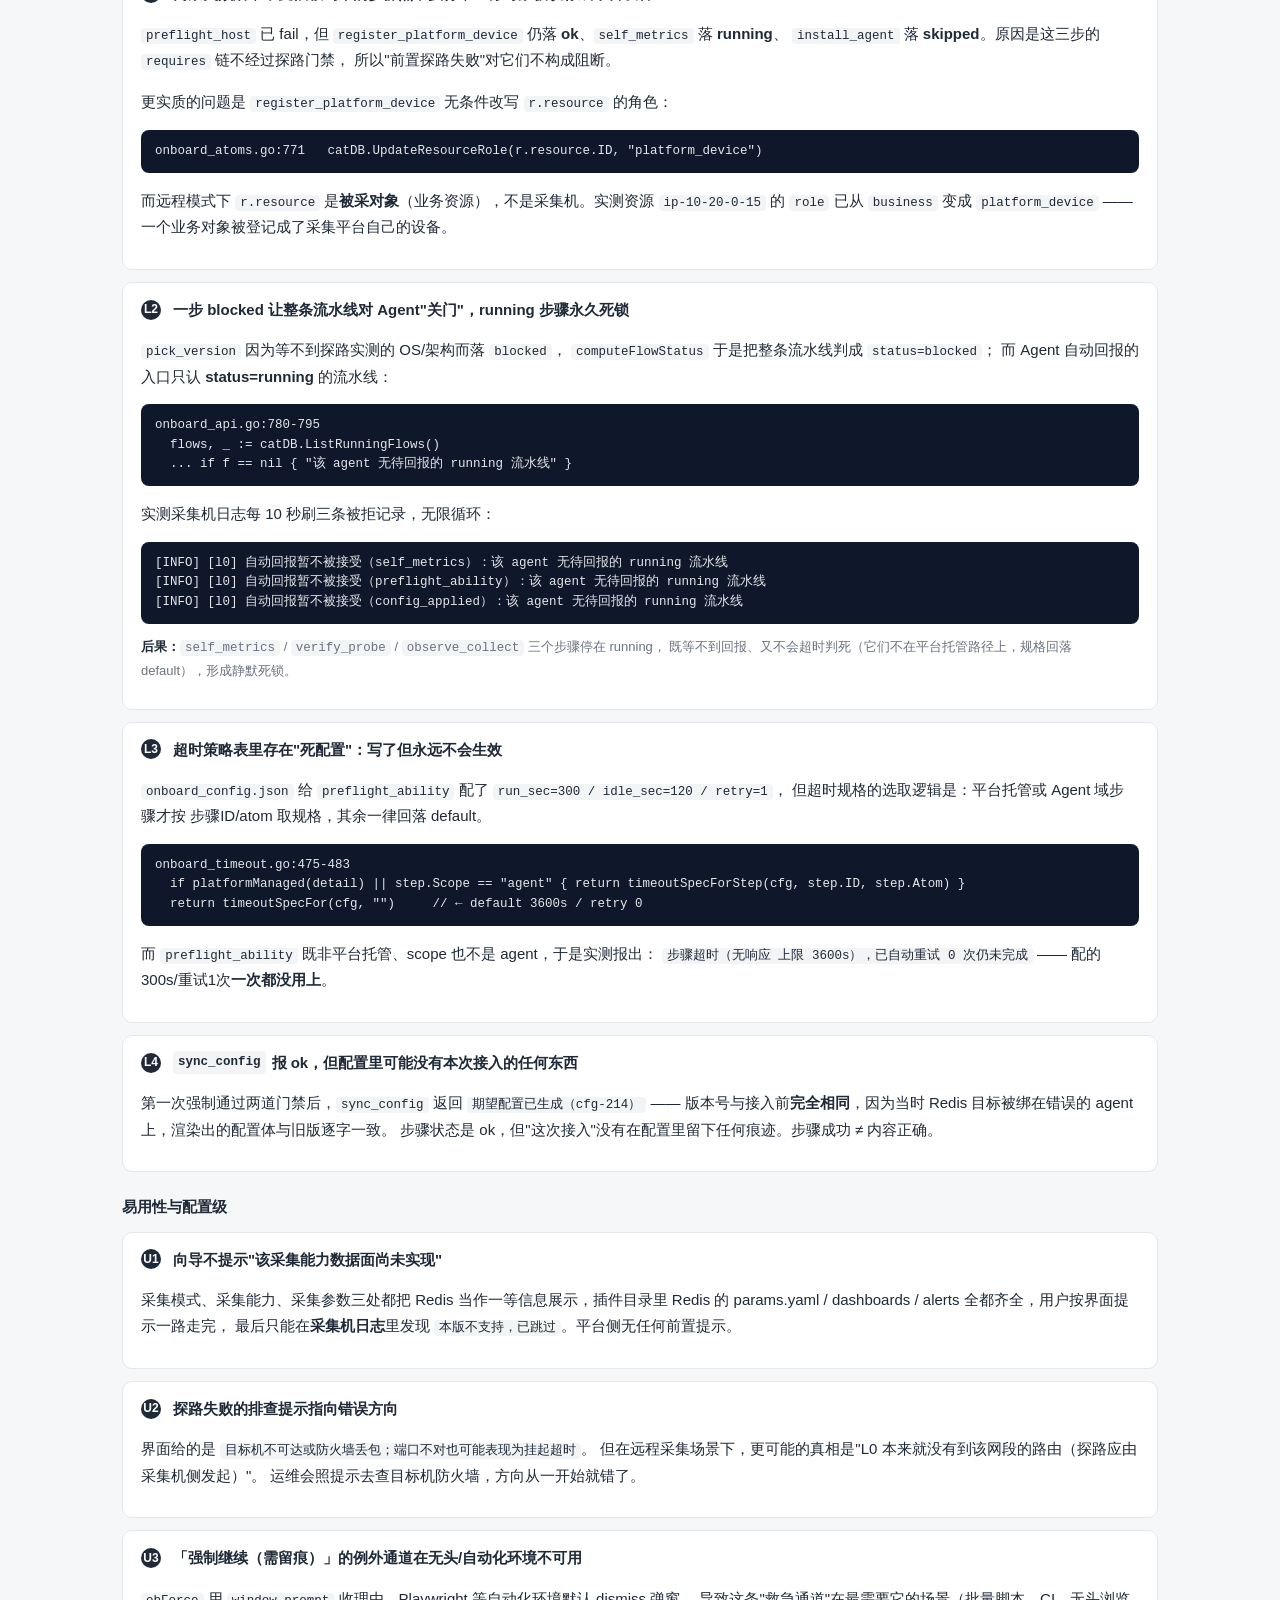
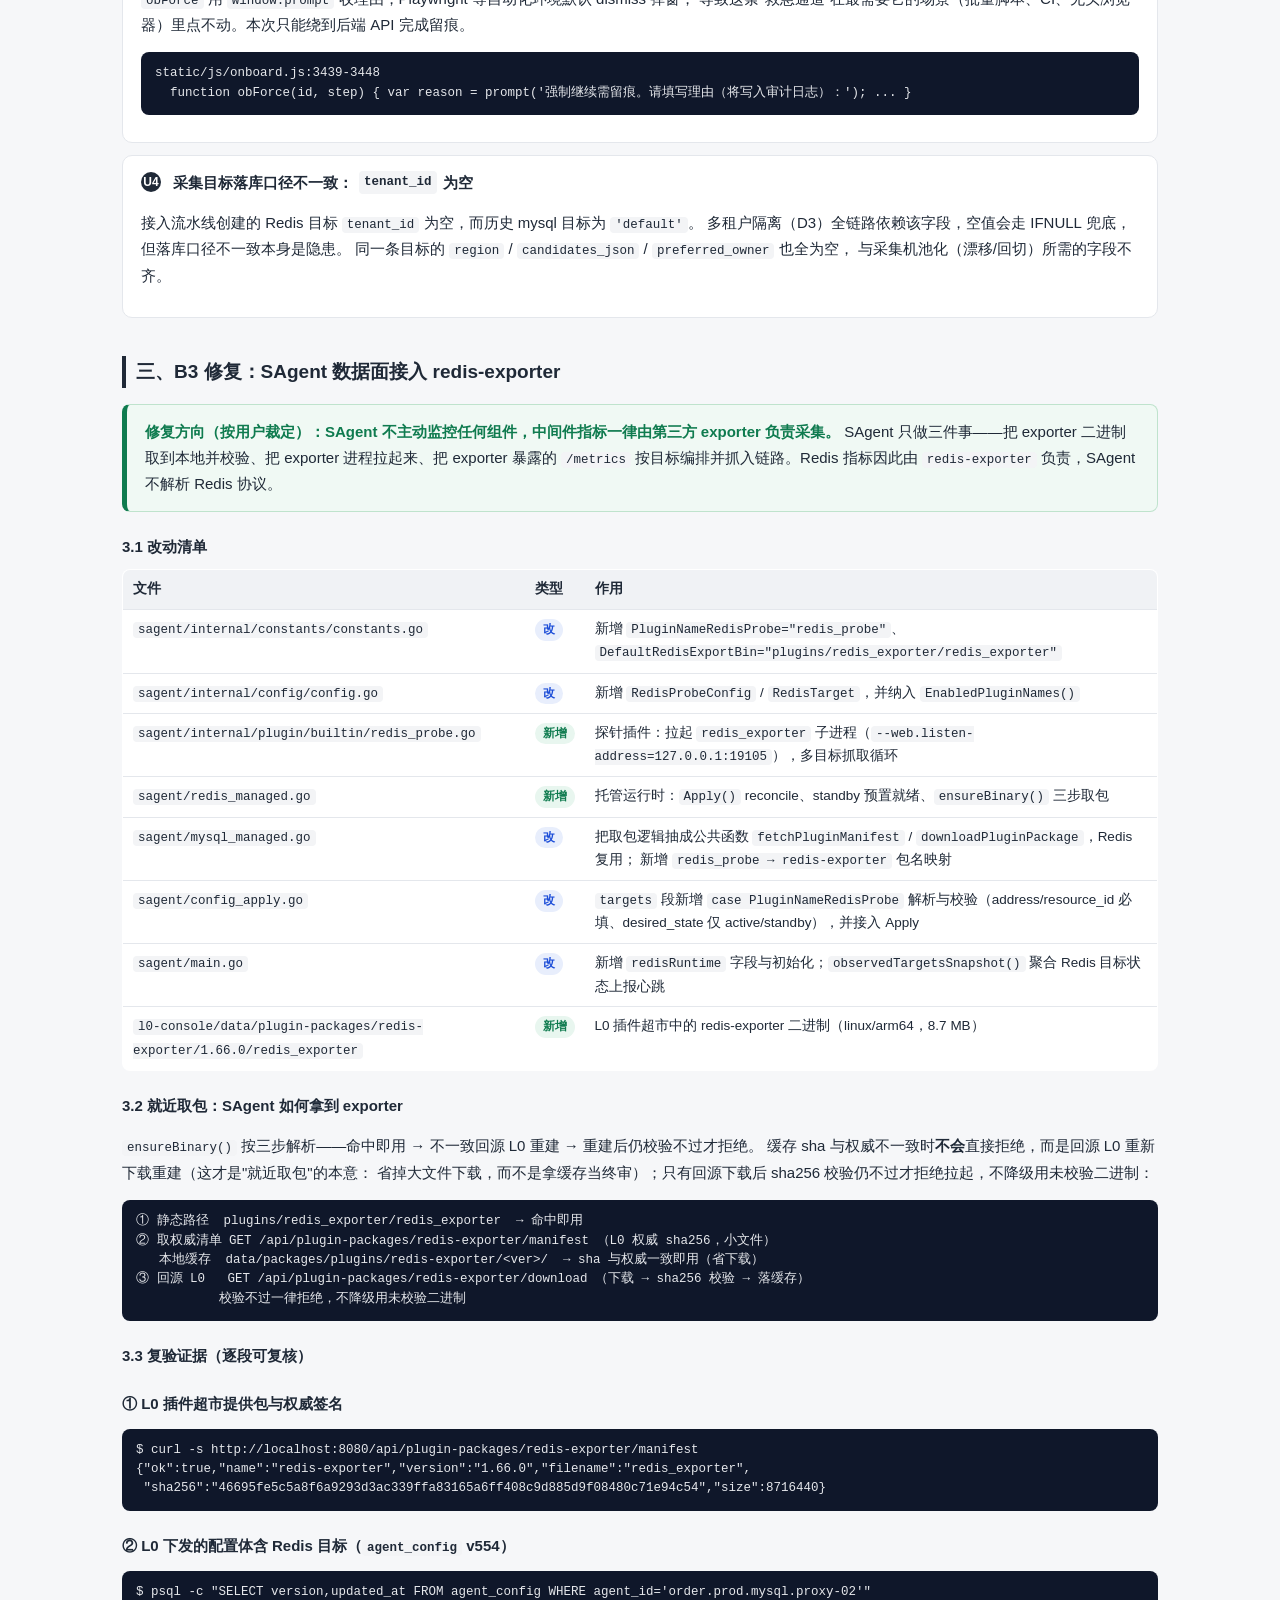
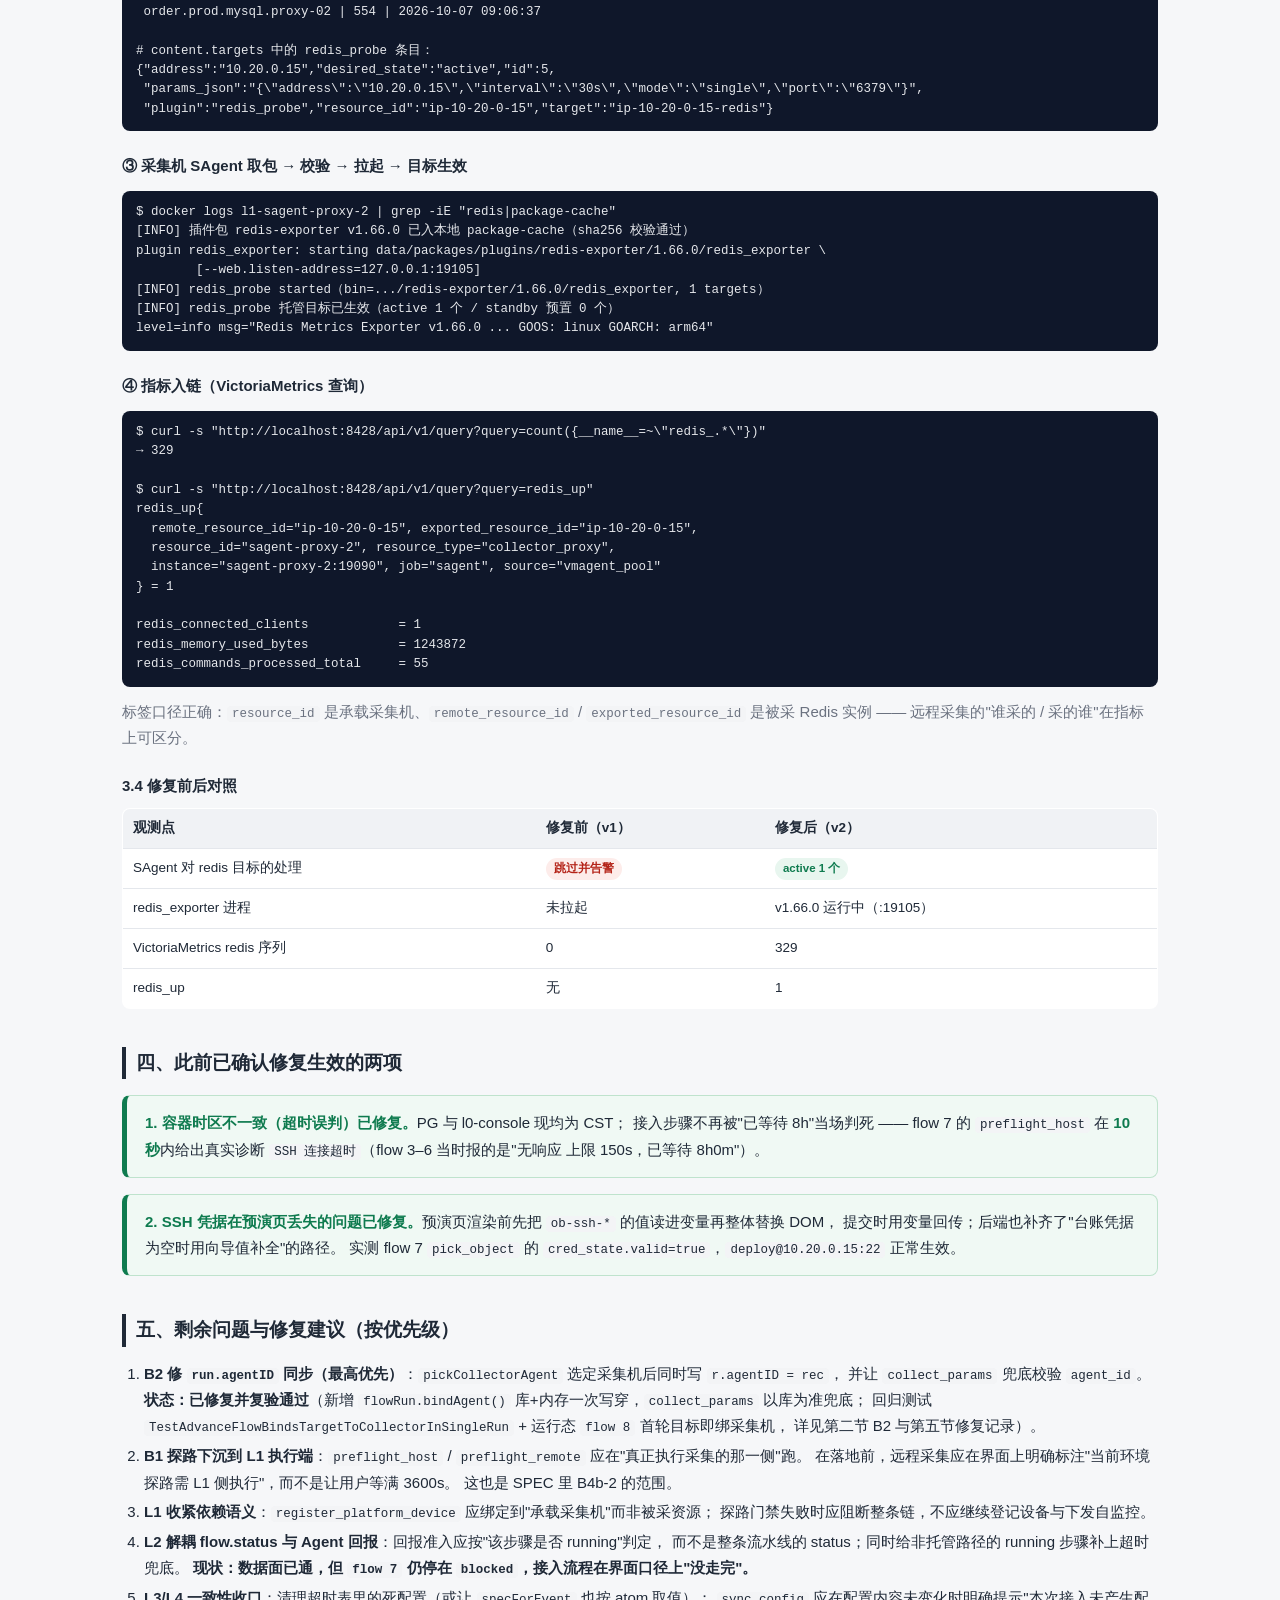
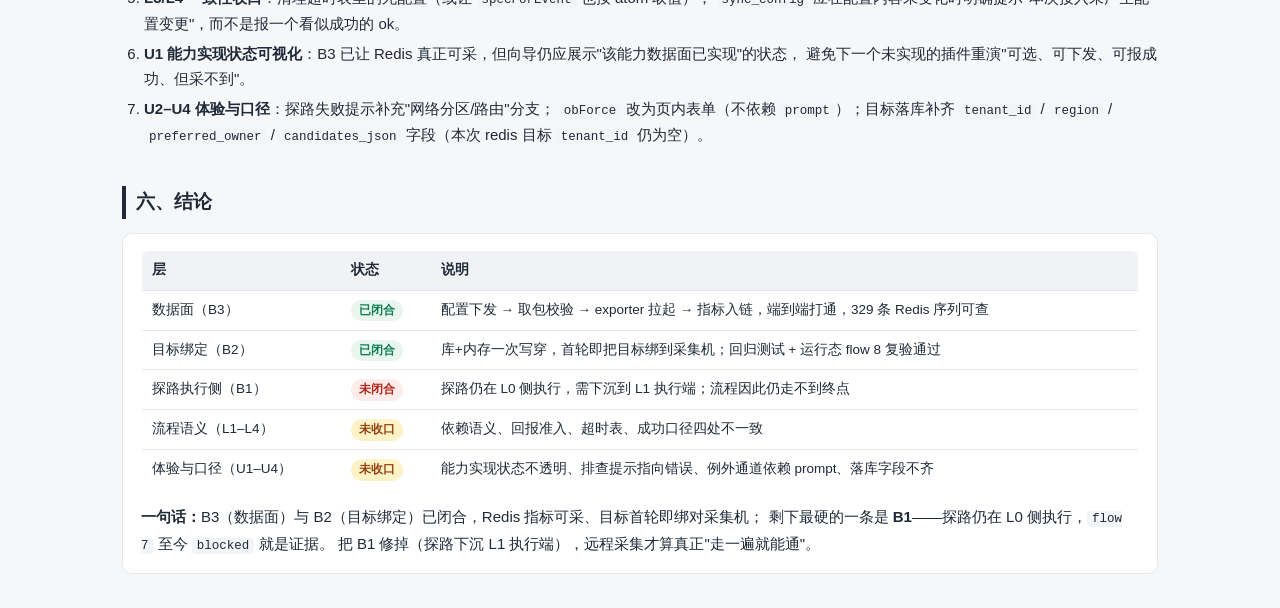
<file: QA-Redis远程采集接入-闭环验证报告.html>
<!DOCTYPE html>
<html lang="zh-CN">
<head>
<meta charset="utf-8">
<meta name="viewport" content="width=device-width, initial-scale=1">
<title>Redis 远程采集接入 · 闭环验证报告</title>
<style>
  :root{
    --bg:#f6f7f9; --card:#fff; --border:#e4e7ec; --text:#1f2937; --muted:#6b7280;
    --ok:#0f7b4f; --okbg:#e8f6ef; --fail:#b42318; --failbg:#fdecea; --warn:#92400e; --warnbg:#fef3c7;
    --info:#1d4ed8; --infobg:#e8eefc; --code:#f3f4f6;
  }
  *{box-sizing:border-box}
  body{margin:0;background:var(--bg);color:var(--text);
    font:15px/1.7 -apple-system,BlinkMacSystemFont,"PingFang SC","Hiragino Sans GB","Microsoft YaHei",sans-serif;}
  .wrap{max-width:1080px;margin:0 auto;padding:32px 22px 80px}
  h1{font-size:26px;margin:0 0 6px}
  .sub{color:var(--muted);font-size:13px;margin-bottom:26px}
  h2{font-size:19px;margin:38px 0 14px;padding-left:10px;border-left:4px solid #1f2937}
  h3{font-size:15px;margin:22px 0 8px}
  .card{background:var(--card);border:1px solid var(--border);border-radius:10px;padding:16px 18px;margin:12px 0}
  table{width:100%;border-collapse:collapse;font-size:13.5px;background:var(--card);
    border:1px solid var(--border);border-radius:8px;overflow:hidden;margin:10px 0}
  th,td{padding:8px 10px;text-align:left;border-bottom:1px solid var(--border);vertical-align:top}
  th{background:#f0f2f5;font-weight:600;white-space:nowrap}
  tr:last-child td{border-bottom:none}
  code{background:var(--code);padding:1px 5px;border-radius:4px;font-family:ui-monospace,Menlo,Consolas,monospace;font-size:12.5px}
  pre{background:#0f172a;color:#e5e7eb;padding:12px 14px;border-radius:8px;overflow:auto;font-size:12.5px;line-height:1.55}
  .tag{display:inline-block;padding:1px 8px;border-radius:20px;font-size:11.5px;font-weight:600;white-space:nowrap}
  .t-ok{background:var(--okbg);color:var(--ok)}
  .t-fail{background:var(--failbg);color:var(--fail)}
  .t-warn{background:var(--warnbg);color:var(--warn)}
  .t-info{background:var(--infobg);color:var(--info)}
  .muted{color:var(--muted)}
  .kv{display:grid;grid-template-columns:150px 1fr;gap:6px 14px;font-size:13.5px}
  .kv b{color:var(--muted);font-weight:600}
  ol,ul{padding-left:22px;margin:8px 0}
  li{margin:4px 0}
  .banner{background:#fff4f2;border:1px solid #f6c9c2;border-left:5px solid var(--fail);border-radius:8px;padding:14px 18px;margin:16px 0}
  .banner.good{background:#f0f9f4;border-color:#bfe3cd;border-left-color:var(--ok)}
  .banner b{color:var(--fail)}
  .banner.good b{color:var(--ok)}
  .num{display:inline-flex;width:20px;height:20px;border-radius:50%;background:#1f2937;color:#fff;
    font-size:12px;align-items:center;justify-content:center;margin-right:6px;flex:0 0 auto}
  .fnd{background:var(--card);border:1px solid var(--border);border-radius:10px;padding:14px 18px;margin:12px 0}
  .fnd h3{margin-top:0;display:flex;align-items:center;gap:6px}
  .fnd .ev{font-size:13px;color:var(--muted);margin-top:8px}
  .fnd .ev b{color:var(--text)}
  .grid2{display:grid;grid-template-columns:1fr 1fr;gap:12px}
  @media(max-width:760px){.grid2{grid-template-columns:1fr}}
</style>
</head>
<body>
<div class="wrap">

<h1>Redis 远程采集接入 · 闭环验证报告</h1>
<div class="sub">
  验证环境：本地 Docker 演示环境（L0 控制台 :8080 / VictoriaMetrics :8428）　·　
  操作方式：浏览器自主操作 UI + 后端取证　·　流水线编号：<code>flow 7</code>（remote 模板）　·　
  报告版本：v3（B3 + B2 修复后复验）
</div>

<div class="banner good">
  <b>结论：数据面断点 B3 已修复，Redis 指标成功入链，闭环已闭上。</b><br>
  v1 报告的核心断点（平台把 <code>redis_probe</code> 当一等能力下发、SAgent 数据面未实现、静默丢弃）
  已修复：SAgent 新增 <code>redis_probe</code> 运行时，从 L0 插件超市拉取 <code>redis-exporter</code>
  并按 sha256 校验后托管拉起。复验证据：配置版本 <code>cfg-554</code> 含 Redis 目标 → 采集机
  <code>redis_probe 托管目标已生效（active 1 个）</code> → VictoriaMetrics 中
  <code>redis_up{remote_resource_id="ip-10-20-0-15"}=1</code>，Redis 序列共 <b>329</b> 条。
</div>

<div class="banner good">
  <b>B2（目标绑定）已修复并复验通过。</b><br>
  新增 <code>flowRun.bindAgent()</code> 让「写库 + 回填内存 <code>r.agentID</code>」一次写穿，
  <code>collect_params</code> 再以库为准兜底——新建流水线<b>首轮</b>即把采集目标绑到采集机，
  无需再"人工删行重跑"。回归测试 <code>TestAdvanceFlowBindsTargetToCollectorInSingleRun</code> 通过，
  运行态 <code>flow 8</code> 复验：目标 <code>id=6</code> 落库 <code>agent_id=order.prod.mysql.proxy-03</code>（采集机）。
</div>

<div class="banner">
  <b>但平台侧的 B1 与流程语义（L1–L4）、体验（U1–U4）仍未收口。</b><br>
  数据面通了、目标绑对了，不代表接入流程通了：<code>flow 7</code> 的状态至今仍是 <code>blocked</code>，
  探路仍在 L0 侧执行（B1）——流程本身仍走不到终点。
  换言之——<b>本次指标能采到，靠的是配置正确落地，而不是流程本身跑通</b>。
</div>

<h2>一、闭环全链路走查</h2>

<table>
<thead><tr><th>#</th><th>环节</th><th>结果</th><th>取证</th></tr></thead>
<tbody>
<tr><td>1</td><td>UI 新建接入（接入中心 → ➕ 新建接入）</td><td><span class="tag t-ok">ok</span></td>
    <td>创建 <code>flow 7</code>，模板 remote，13 步；资源 <code>ip-10-20-0-15</code>，能力 <code>redis_probe</code>+<code>host_metrics</code></td></tr>
<tr><td>2</td><td>pick_object 资源对象就绪</td><td><span class="tag t-ok">ok</span></td>
    <td>台账凭据 <code>deploy@10.20.0.15:22</code>，<code>cred_state.valid=true</code></td></tr>
<tr><td>3</td><td>pick_proxy 自动挑承载采集机</td><td><span class="tag t-ok">ok</span></td>
    <td>选中 <code>order.prod.mysql.proxy-02</code>（池 cn-east，承载 0 个目标）</td></tr>
<tr><td>4</td><td>collect_params 建采集目标</td><td><span class="tag t-ok">ok</span></td>
    <td>targets 行 <code>ip-10-20-0-15-redis</code>，参数 address/port=6379/mode=single</td></tr>
<tr><td>5</td><td>preflight_host 采集机探路</td><td><span class="tag t-fail">fail</span></td>
    <td>10s 后 <code>联通性测试失败：SSH 连接超时</code>，fatal <code>ssh_timeout</code></td></tr>
<tr><td>6</td><td>preflight_remote 远程可达性探路</td><td><span class="tag t-fail">fail</span></td>
    <td>走人工回报路径，无人工回报 → <code>无响应 上限 3600s，已自动重试 0 次</code></td></tr>
<tr><td>7</td><td>人工强制通过两道门禁（留痕）</td><td><span class="tag t-warn">forced</span></td>
    <td>审计留痕 2 条，理由写入 <code>onboard_event.detail.forced=true</code></td></tr>
<tr><td>8</td><td>sync_config 生成并下发配置</td><td><span class="tag t-ok">ok</span></td>
    <td>平台报 <code>期望配置已生成（cfg-554）</code>，配置体含 <code>plugin: redis_probe</code> 目标</td></tr>
<tr><td>9</td><td>采集机拉取并应用配置</td><td><span class="tag t-ok">ok</span></td>
    <td>心跳回写 <code>cfg_effective=cfg-554</code>；<code>agent_config</code>（proxy-02）内容含 Redis 目标：
    <code>address=10.20.0.15 / port=6379 / mode=single / desired_state=active</code></td></tr>
<tr><td>10</td><td>SAgent 数据面应用目标</td><td><span class="tag t-ok">ok</span></td>
    <td><code>redis_probe 托管目标已生效（active 1 个 / standby 预置 0 个）</code>，redis_exporter 进程拉起</td></tr>
<tr><td>11</td><td>verify_probe / observe_collect</td><td><span class="tag t-fail">死锁</span></td>
    <td>两步仍停在 <code>running</code>，Agent 回报被后端持续拒绝（见 L2）；<b>不影响数据面采集</b></td></tr>
<tr><td>12</td><td>VictoriaMetrics 指标入链</td><td><span class="tag t-ok">ok</span></td>
    <td><code>redis_up{remote_resource_id="ip-10-20-0-15"}=1</code>；<code>count({__name__=~"redis_.*"})</code> = <b>329</b></td></tr>
</tbody>
</table>

<div class="card">
<h3 style="margin-top:0">对照组：同一套链路的 mysql_probe 是通的</h3>
<div class="kv">
  <b>采集目标</b><span><code>order.prod.mysql.db-01 / db-02</code>（owner=proxy-01，含 preferred_owner 与 candidates 池）</span>
  <b>指标入链</b><span><code>mysql_exporter_collector_success</code>、<code>mysql_global_status_*</code> 等序列在 VM 中存在</span>
  <b>采集机抓取</b><span><code>up{job="sagent",instance="sagent-proxy-2:19090"}=1</code></span>
</div>
<p class="muted" style="margin:10px 0 0">
说明「配置下发 → 采集机应用 → 指标入链」这条管子本身是通的；Redis 采不到不是链路问题，是 Redis 这一条<b>根本没接到管子上</b>。
</p>
</div>

<h2>二、发现的问题</h2>

<h3>阻断级（不修就无法闭环）</h3>

<div class="fnd">
<h3><span class="num">B1</span>探路步骤在 L0 进程内执行，而 L0 到被管网段没有路由</h3>
<p><code>preflight_host</code> 与 <code>preflight_remote</code> 都在 L0 进程内执行（前者走本机 ansible，后者走「执行包 + 人工回报」）。
但 L0 只挂在 <code>l0-net</code>，采集机与目标在 <code>l1-net</code>，两侧无路由——</p>
<pre>$ docker exec l0-console ansible -i inv.ini l0node -m ping
l0node | UNREACHABLE! => {"msg": "Failed to connect to the host via ssh:
  ssh: connect to host 10.20.0.15 port 22: Operation timed out"}

# 采集机同样不可达
l0node | UNREACHABLE! => {"msg": "... connect to host 10.20.0.3 port 22: Operation timed out"}</pre>
<p class="ev"><b>后果：</b>远程采集在这个环境下 100% 卡在探路，且 <code>preflight_remote</code> 会先傻等 3600s。
探路按设计就该在"真正执行采集的那一侧"跑（remote.yaml 注释里也这么写），即需要把探路搬到 L1 侧执行端——当前未实现。</p>
</div>

<div class="fnd">
<h3><span class="num">B2</span>采集目标被绑到"资源"而不是"采集机"，采集机永远拿不到这条目标　<span class="tag t-ok">已修复</span></h3>
<p>新建流水线的<b>第一轮推进</b>里，<code>pick_proxy</code> 选定采集机后只写了 <code>flow.agent_id</code>，没有同步回填内存里的 <code>run.agentID</code>；
而紧随其后的 <code>collect_params</code> 正是用 <code>run.agentID</code> 建目标，于是拿到的还是水合时的旧值 <code>flow.ResourceID</code>。</p>
<pre>onboard_atoms.go:105-111   run.agentID = flow.AgentID；为空则回落 flow.ResourceID  ← 整轮只水合这一次
onboard_atoms.go:582 / 612 pickCollectorAgent: catDB.UpdateFlowAgent(...)  ← 只改库，没改 run.agentID
onboard_atoms.go:736       AgentID: r.agentID                             ← collect_params 用的是内存值</pre>
<p class="ev"><b>实测：</b>首次 <code>collect_params</code> 落库的 <code>agent_id = ip-10-20-0-15</code>（资源 ID），
不是 <code>order.prod.mysql.proxy-02</code>（采集机）。而 <code>syncAgentConfig</code> 是按 <code>agent_id</code> 取目标，
所以采集机那一版配置里<b>根本不含</b>这条 Redis 目标（当时配置停在 cfg-214，与接入前完全一致）。
人工删掉该行、重跑 <code>collect_params</code> 后 <code>agent_id</code> 才变成 <code>order.prod.mysql.proxy-02</code>，配置随之推进到 cfg-554 —— 反向印证了这是"同一轮内读到旧值"。</p>

<p><b>修复（2026-10-07）：库与内存一次写穿。</b>新增 <code>flowRun.bindAgent()</code>，把「写库」和「回填 <code>r.agentID</code>」收敛成一个动作，
<code>pickCollectorAgent</code> 的四处绑定（边缘模式 / 已选定 / 池内无健康采集机回落 / 自动挑机）全部改走它；
<code>collect_params</code> 开头再以库为准兜一次底（<code>GetFlow</code> 读到非空 <code>agent_id</code> 就覆盖内存值），
即便将来新增的原子能力在同一轮内改绑承载机，也不会再读到旧值。</p>
<pre>onboard_atoms.go  func (r *flowRun) bindAgent(catDB, agentID) { r.agentID = agentID; catDB.UpdateFlowAgent(...) }
onboard_atoms.go  atomCollectParams 开头：if f := GetFlow(...); f.AgentID != "" { r.agentID = f.AgentID }  ← 兜底</pre>

<p class="ev"><b>回归测试：</b><code>TestAdvanceFlowBindsTargetToCollectorInSingleRun</code> —— 构造 <code>flow.AgentID</code> 为空的场景，
单次 <code>advanceFlow</code> 连跑 <code>pick_proxy</code> → <code>collect_params</code>，断言目标 <code>AgentID</code> 落在采集机、且 <code>flow.agent_id</code> 同步。</p>
<p class="ev"><b>运行态复验（新流程首轮，不经人工干预）：</b>新建 <code>flow 8</code>（remote / redis_probe，资源 <code>ip-10-40-0-88</code>，起始 <code>flow.agent_id</code> 为空），
<code>pick_proxy</code> 自动挑中负载最低的 <code>order.prod.mysql.proxy-03</code>，紧随其后的 <code>collect_params</code> 建出的目标
<code>id=6 ip-10-40-0-88-redis</code> 落库 <code>agent_id = order.prod.mysql.proxy-03</code>（采集机），
<b>不再是资源 ID</b> —— 首轮即正确，无需再"删行重跑"。</p>
<pre>$ psql -c "SELECT id,name,agent_id,resource_id,flow_id FROM targets"
 id |        name         |         agent_id          |   resource_id   | flow_id
  6 | ip-10-40-0-88-redis | order.prod.mysql.proxy-03 | ip-10-40-0-88  |       8</pre>
</div>

<div class="fnd">
<h3><span class="num">B3</span>数据面没有 redis_probe 实现，配置被静默丢弃　<span class="tag t-ok">已修复</span></h3>
<p>原实现里 SAgent 的平台配置应用只认 <code>mysql_probe</code>，其余插件一律「跳过并告警」：</p>
<pre>sagent/config_apply.go（修复前）
  if t.Plugin != constants.PluginNameMySQLProbe {
      app.logWarn("托管目标 %q 的插件类型 %q 本版不支持，已跳过（不影响其他目标）", ...)
      continue
  }</pre>
<p>修复前实测采集机日志（<code>l1-sagent-proxy-2</code>）：</p>
<pre>[WARN] 托管目标 "ip-10-20-0-15-redis" 的插件类型 "redis_probe" 本版不支持，已跳过（不影响其他目标）
[INFO] mysql_probe 托管目标已生效（active 0 个 / standby 预置 2 个）   ← redis 连统计里都不出现</pre>
<p class="ev"><b>为什么这是最危险的一条：</b>平台侧 <code>sync_config</code> 报 <b>ok</b>，向导把 Redis 列为可选能力，
插件目录里 Redis 的 params.yaml / dashboards / alerts 一应俱全 —— 每一层都"看起来支持"，
只有数据面把它丢了。<b>配置成功 ≠ 采到数据</b>，而界面没有任何一处把这个差异暴露给用户。
本条已修复，修复内容与复验证据见<b>第三节</b>。</p>
</div>

<h3>逻辑级（状态机与流程语义）</h3>

<div class="fnd">
<h3><span class="num">L1</span>门禁失败后，不受依赖约束的步骤照常执行，业务对象被误标成平台设备</h3>
<p><code>preflight_host</code> 已 fail，但 <code>register_platform_device</code> 仍落 <b>ok</b>、<code>self_metrics</code> 落 <b>running</b>、
<code>install_agent</code> 落 <b>skipped</b>。原因是这三步的 <code>requires</code> 链不经过探路门禁，
所以"前置探路失败"对它们不构成阻断。</p>
<p>更实质的问题是 <code>register_platform_device</code> 无条件改写 <code>r.resource</code> 的角色：</p>
<pre>onboard_atoms.go:771   catDB.UpdateResourceRole(r.resource.ID, "platform_device")</pre>
<p>而远程模式下 <code>r.resource</code> 是<b>被采对象</b>（业务资源），不是采集机。实测资源 <code>ip-10-20-0-15</code>
的 <code>role</code> 已从 <code>business</code> 变成 <code>platform_device</code> —— 一个业务对象被登记成了采集平台自己的设备。</p>
</div>

<div class="fnd">
<h3><span class="num">L2</span>一步 blocked 让整条流水线对 Agent"关门"，running 步骤永久死锁</h3>
<p><code>pick_version</code> 因为等不到探路实测的 OS/架构而落 <code>blocked</code>，
<code>computeFlowStatus</code> 于是把整条流水线判成 <code>status=blocked</code>；
而 Agent 自动回报的入口只认 <b>status=running</b> 的流水线：</p>
<pre>onboard_api.go:780-795
  flows, _ := catDB.ListRunningFlows()
  ... if f == nil { "该 agent 无待回报的 running 流水线" }</pre>
<p>实测采集机日志每 10 秒刷三条被拒记录，无限循环：</p>
<pre>[INFO] [l0] 自动回报暂不被接受（self_metrics）：该 agent 无待回报的 running 流水线
[INFO] [l0] 自动回报暂不被接受（preflight_ability）：该 agent 无待回报的 running 流水线
[INFO] [l0] 自动回报暂不被接受（config_applied）：该 agent 无待回报的 running 流水线</pre>
<p class="ev"><b>后果：</b><code>self_metrics</code> / <code>verify_probe</code> / <code>observe_collect</code> 三个步骤停在 running，
既等不到回报、又不会超时判死（它们不在平台托管路径上，规格回落 default），形成静默死锁。</p>
</div>

<div class="fnd">
<h3><span class="num">L3</span>超时策略表里存在"死配置"：写了但永远不会生效</h3>
<p><code>onboard_config.json</code> 给 <code>preflight_ability</code> 配了 <code>run_sec=300 / idle_sec=120 / retry=1</code>，
但超时规格的选取逻辑是：平台托管或 Agent 域步骤才按 步骤ID/atom 取规格，其余一律回落 default。</p>
<pre>onboard_timeout.go:475-483
  if platformManaged(detail) || step.Scope == "agent" { return timeoutSpecForStep(cfg, step.ID, step.Atom) }
  return timeoutSpecFor(cfg, "")     // ← default 3600s / retry 0</pre>
<p>而 <code>preflight_ability</code> 既非平台托管、scope 也不是 agent，于是实测报出：
<code>步骤超时（无响应 上限 3600s），已自动重试 0 次仍未完成</code> —— 配的 300s/重试1次<b>一次都没用上</b>。</p>
</div>

<div class="fnd">
<h3><span class="num">L4</span><code>sync_config</code> 报 ok，但配置里可能没有本次接入的任何东西</h3>
<p>第一次强制通过两道门禁后，<code>sync_config</code> 返回 <code>期望配置已生成（cfg-214）</code> ——
版本号与接入前<b>完全相同</b>，因为当时 Redis 目标被绑在错误的 agent 上，渲染出的配置体与旧版逐字一致。
步骤状态是 ok，但"这次接入"没有在配置里留下任何痕迹。步骤成功 ≠ 内容正确。</p>
</div>

<h3>易用性与配置级</h3>

<div class="fnd">
<h3><span class="num">U1</span>向导不提示"该采集能力数据面尚未实现"</h3>
<p>采集模式、采集能力、采集参数三处都把 Redis 当作一等信息展示，插件目录里 Redis 的
params.yaml / dashboards / alerts 全都齐全，用户按界面提示一路走完，
最后只能在<b>采集机日志</b>里发现 <code>本版不支持，已跳过</code>。平台侧无任何前置提示。</p>
</div>

<div class="fnd">
<h3><span class="num">U2</span>探路失败的排查提示指向错误方向</h3>
<p>界面给的是 <code>目标机不可达或防火墙丢包；端口不对也可能表现为挂起超时</code>。
但在远程采集场景下，更可能的真相是"L0 本来就没有到该网段的路由（探路应由采集机侧发起）"。
运维会照提示去查目标机防火墙，方向从一开始就错了。</p>
</div>

<div class="fnd">
<h3><span class="num">U3</span>「强制继续（需留痕）」的例外通道在无头/自动化环境不可用</h3>
<p><code>obForce</code> 用 <code>window.prompt</code> 收理由，Playwright 等自动化环境默认 dismiss 弹窗，
导致这条"救急通道"在最需要它的场景（批量脚本、CI、无头浏览器）里点不动。本次只能绕到后端 API 完成留痕。</p>
<pre>static/js/onboard.js:3439-3448
  function obForce(id, step) { var reason = prompt('强制继续需留痕。请填写理由（将写入审计日志）：'); ... }</pre>
</div>

<div class="fnd">
<h3><span class="num">U4</span>采集目标落库口径不一致：<code>tenant_id</code> 为空</h3>
<p>接入流水线创建的 Redis 目标 <code>tenant_id</code> 为空，而历史 mysql 目标为 <code>'default'</code>。
多租户隔离（D3）全链路依赖该字段，空值会走 IFNULL 兜底，但落库口径不一致本身是隐患。
同一条目标的 <code>region</code> / <code>candidates_json</code> / <code>preferred_owner</code> 也全为空，
与采集机池化（漂移/回切）所需的字段不齐。</p>
</div>

<h2>三、B3 修复：SAgent 数据面接入 redis-exporter</h2>

<div class="banner good">
<b>修复方向（按用户裁定）：SAgent 不主动监控任何组件，中间件指标一律由第三方 exporter 负责采集。</b>
SAgent 只做三件事——把 exporter 二进制取到本地并校验、把 exporter 进程拉起来、把 exporter 暴露的
<code>/metrics</code> 按目标编排并抓入链路。Redis 指标因此由 <code>redis-exporter</code> 负责，SAgent 不解析 Redis 协议。
</div>

<h3>3.1 改动清单</h3>
<table>
<thead><tr><th>文件</th><th>类型</th><th>作用</th></tr></thead>
<tbody>
<tr><td><code>sagent/internal/constants/constants.go</code></td><td><span class="tag t-info">改</span></td>
    <td>新增 <code>PluginNameRedisProbe="redis_probe"</code>、<code>DefaultRedisExportBin="plugins/redis_exporter/redis_exporter"</code></td></tr>
<tr><td><code>sagent/internal/config/config.go</code></td><td><span class="tag t-info">改</span></td>
    <td>新增 <code>RedisProbeConfig</code> / <code>RedisTarget</code>，并纳入 <code>EnabledPluginNames()</code></td></tr>
<tr><td><code>sagent/internal/plugin/builtin/redis_probe.go</code></td><td><span class="tag t-ok">新增</span></td>
    <td>探针插件：拉起 <code>redis_exporter</code> 子进程（<code>--web.listen-address=127.0.0.1:19105</code>），多目标抓取循环</td></tr>
<tr><td><code>sagent/redis_managed.go</code></td><td><span class="tag t-ok">新增</span></td>
    <td>托管运行时：<code>Apply()</code> reconcile、standby 预置就绪、<code>ensureBinary()</code> 三步取包</td></tr>
<tr><td><code>sagent/mysql_managed.go</code></td><td><span class="tag t-info">改</span></td>
    <td>把取包逻辑抽成公共函数 <code>fetchPluginManifest</code> / <code>downloadPluginPackage</code>，Redis 复用；
        新增 <code>redis_probe → redis-exporter</code> 包名映射</td></tr>
<tr><td><code>sagent/config_apply.go</code></td><td><span class="tag t-info">改</span></td>
    <td><code>targets</code> 段新增 <code>case PluginNameRedisProbe</code> 解析与校验（address/resource_id 必填、desired_state 仅 active/standby），并接入 Apply</td></tr>
<tr><td><code>sagent/main.go</code></td><td><span class="tag t-info">改</span></td>
    <td>新增 <code>redisRuntime</code> 字段与初始化；<code>observedTargetsSnapshot()</code> 聚合 Redis 目标状态上报心跳</td></tr>
<tr><td><code>l0-console/data/plugin-packages/redis-exporter/1.66.0/redis_exporter</code></td><td><span class="tag t-ok">新增</span></td>
    <td>L0 插件超市中的 redis-exporter 二进制（linux/arm64，8.7 MB）</td></tr>
</tbody>
</table>

<h3>3.2 就近取包：SAgent 如何拿到 exporter</h3>
<p><code>ensureBinary()</code> 按三步解析——命中即用 → 不一致回源 L0 重建 → 重建后仍校验不过才拒绝。
缓存 sha 与权威不一致时<b>不会</b>直接拒绝，而是回源 L0 重新下载重建（这才是"就近取包"的本意：
省掉大文件下载，而不是拿缓存当终审）；只有回源下载后 sha256 校验仍不过才拒绝拉起，不降级用未校验二进制：</p>
<pre>① 静态路径  plugins/redis_exporter/redis_exporter  → 命中即用
② 取权威清单 GET /api/plugin-packages/redis-exporter/manifest （L0 权威 sha256，小文件）
   本地缓存  data/packages/plugins/redis-exporter/&lt;ver&gt;/  → sha 与权威一致即用（省下载）
③ 回源 L0   GET /api/plugin-packages/redis-exporter/download （下载 → sha256 校验 → 落缓存）
           校验不过一律拒绝，不降级用未校验二进制</pre>

<h3>3.3 复验证据（逐段可复核）</h3>

<h3>① L0 插件超市提供包与权威签名</h3>
<pre>$ curl -s http://localhost:8080/api/plugin-packages/redis-exporter/manifest
{"ok":true,"name":"redis-exporter","version":"1.66.0","filename":"redis_exporter",
 "sha256":"46695fe5c5a8f6a9293d3ac339ffa83165a6ff408c9d885d9f08480c71e94c54","size":8716440}</pre>

<h3>② L0 下发的配置体含 Redis 目标（<code>agent_config</code> v554）</h3>
<pre>$ psql -c "SELECT version,updated_at FROM agent_config WHERE agent_id='order.prod.mysql.proxy-02'"
 order.prod.mysql.proxy-02 | 554 | 2026-10-07 09:06:37

# content.targets 中的 redis_probe 条目：
{"address":"10.20.0.15","desired_state":"active","id":5,
 "params_json":"{\"address\":\"10.20.0.15\",\"interval\":\"30s\",\"mode\":\"single\",\"port\":\"6379\"}",
 "plugin":"redis_probe","resource_id":"ip-10-20-0-15","target":"ip-10-20-0-15-redis"}</pre>

<h3>③ 采集机 SAgent 取包 → 校验 → 拉起 → 目标生效</h3>
<pre>$ docker logs l1-sagent-proxy-2 | grep -iE "redis|package-cache"
[INFO] 插件包 redis-exporter v1.66.0 已入本地 package-cache（sha256 校验通过）
plugin redis_exporter: starting data/packages/plugins/redis-exporter/1.66.0/redis_exporter \
        [--web.listen-address=127.0.0.1:19105]
[INFO] redis_probe started（bin=.../redis-exporter/1.66.0/redis_exporter, 1 targets）
[INFO] redis_probe 托管目标已生效（active 1 个 / standby 预置 0 个）
level=info msg="Redis Metrics Exporter v1.66.0 ... GOOS: linux GOARCH: arm64"</pre>

<h3>④ 指标入链（VictoriaMetrics 查询）</h3>
<pre>$ curl -s "http://localhost:8428/api/v1/query?query=count({__name__=~\"redis_.*\"})"
→ 329

$ curl -s "http://localhost:8428/api/v1/query?query=redis_up"
redis_up{
  remote_resource_id="ip-10-20-0-15", exported_resource_id="ip-10-20-0-15",
  resource_id="sagent-proxy-2", resource_type="collector_proxy",
  instance="sagent-proxy-2:19090", job="sagent", source="vmagent_pool"
} = 1

redis_connected_clients            = 1
redis_memory_used_bytes            = 1243872
redis_commands_processed_total     = 55</pre>
<p class="muted" style="margin:6px 0 0">
标签口径正确：<code>resource_id</code> 是承载采集机、<code>remote_resource_id</code> / <code>exported_resource_id</code>
是被采 Redis 实例 —— 远程采集的"谁采的 / 采的谁"在指标上可区分。</p>

<h3>3.4 修复前后对照</h3>
<table>
<thead><tr><th>观测点</th><th>修复前（v1）</th><th>修复后（v2）</th></tr></thead>
<tbody>
<tr><td>SAgent 对 redis 目标的处理</td><td><span class="tag t-fail">跳过并告警</span></td><td><span class="tag t-ok">active 1 个</span></td></tr>
<tr><td>redis_exporter 进程</td><td>未拉起</td><td>v1.66.0 运行中（:19105）</td></tr>
<tr><td>VictoriaMetrics redis 序列</td><td>0</td><td>329</td></tr>
<tr><td>redis_up</td><td>无</td><td>1</td></tr>
</tbody>
</table>

<h2>四、此前已确认修复生效的两项</h2>
<div class="banner good">
<b>1. 容器时区不一致（超时误判）已修复。</b>PG 与 l0-console 现均为 CST；
接入步骤不再被"已等待 8h"当场判死 —— flow 7 的 <code>preflight_host</code> 在 <b>10 秒</b>内给出真实诊断
<code>SSH 连接超时</code>（flow 3–6 当时报的是"无响应 上限 150s，已等待 8h0m"）。
</div>
<div class="banner good">
<b>2. SSH 凭据在预演页丢失的问题已修复。</b>预演页渲染前先把 <code>ob-ssh-*</code> 的值读进变量再整体替换 DOM，
提交时用变量回传；后端也补齐了"台账凭据为空时用向导值补全"的路径。
实测 flow 7 <code>pick_object</code> 的 <code>cred_state.valid=true</code>，<code>deploy@10.20.0.15:22</code> 正常生效。
</div>

<h2>五、剩余问题与修复建议（按优先级）</h2>
<ol>
<li><b>B2 修 <code>run.agentID</code> 同步（最高优先）</b>：<code>pickCollectorAgent</code> 选定采集机后同时写 <code>r.agentID = rec</code>，
并让 <code>collect_params</code> 兜底校验 <code>agent_id</code>。
<b>状态：已修复并复验通过</b>（新增 <code>flowRun.bindAgent()</code> 库+内存一次写穿，<code>collect_params</code> 以库为准兜底；
回归测试 <code>TestAdvanceFlowBindsTargetToCollectorInSingleRun</code> + 运行态 <code>flow 8</code> 首轮目标即绑采集机，
详见第二节 B2 与第五节修复记录）。</li>
<li><b>B1 探路下沉到 L1 执行端</b>：<code>preflight_host</code> / <code>preflight_remote</code> 应在"真正执行采集的那一侧"跑。
在落地前，远程采集应在界面上明确标注"当前环境探路需 L1 侧执行"，而不是让用户等满 3600s。
这也是 SPEC 里 B4b-2 的范围。</li>
<li><b>L1 收紧依赖语义</b>：<code>register_platform_device</code> 应绑定到"承载采集机"而非被采资源；
探路门禁失败时应阻断整条链，不应继续登记设备与下发自监控。</li>
<li><b>L2 解耦 flow.status 与 Agent 回报</b>：回报准入应按"该步骤是否 running"判定，
而不是整条流水线的 status；同时给非托管路径的 running 步骤补上超时兜底。
<b>现状：数据面已通，但 <code>flow 7</code> 仍停在 <code>blocked</code>，接入流程在界面口径上"没走完"。</b></li>
<li><b>L3/L4 一致性收口</b>：清理超时表里的死配置（或让 <code>specForEvent</code> 也按 atom 取值）；
<code>sync_config</code> 应在配置内容未变化时明确提示"本次接入未产生配置变更"，而不是报一个看似成功的 ok。</li>
<li><b>U1 能力实现状态可视化</b>：B3 已让 Redis 真正可采，但向导仍应展示"该能力数据面已实现"的状态，
避免下一个未实现的插件重演"可选、可下发、可报成功、但采不到"。</li>
<li><b>U2–U4 体验与口径</b>：探路失败提示补充"网络分区/路由"分支；
<code>obForce</code> 改为页内表单（不依赖 <code>prompt</code>）；目标落库补齐 <code>tenant_id</code> / <code>region</code> /
<code>preferred_owner</code> / <code>candidates_json</code> 字段（本次 redis 目标 <code>tenant_id</code> 仍为空）。</li>
</ol>

<h2>六、结论</h2>
<div class="card">
<table style="margin:0">
<thead><tr><th>层</th><th>状态</th><th>说明</th></tr></thead>
<tbody>
<tr><td>数据面（B3）</td><td><span class="tag t-ok">已闭合</span></td>
    <td>配置下发 → 取包校验 → exporter 拉起 → 指标入链，端到端打通，329 条 Redis 序列可查</td></tr>
<tr><td>目标绑定（B2）</td><td><span class="tag t-ok">已闭合</span></td>
    <td>库+内存一次写穿，首轮即把目标绑到采集机；回归测试 + 运行态 flow 8 复验通过</td></tr>
<tr><td>探路执行侧（B1）</td><td><span class="tag t-fail">未闭合</span></td>
    <td>探路仍在 L0 侧执行，需下沉到 L1 执行端；流程因此仍走不到终点</td></tr>
<tr><td>流程语义（L1–L4）</td><td><span class="tag t-warn">未收口</span></td>
    <td>依赖语义、回报准入、超时表、成功口径四处不一致</td></tr>
<tr><td>体验与口径（U1–U4）</td><td><span class="tag t-warn">未收口</span></td>
    <td>能力实现状态不透明、排查提示指向错误、例外通道依赖 prompt、落库字段不齐</td></tr>
</tbody>
</table>
<p style="margin:14px 0 0">
<b>一句话：</b>B3（数据面）与 B2（目标绑定）已闭合，Redis 指标可采、目标首轮即绑对采集机；
剩下最硬的一条是 <b>B1</b>——探路仍在 L0 侧执行，<code>flow 7</code> 至今 <code>blocked</code> 就是证据。
把 B1 修掉（探路下沉 L1 执行端），远程采集才算真正"走一遍就能通"。
</p>
</div>

</div>
</body>
</html>
</file>
